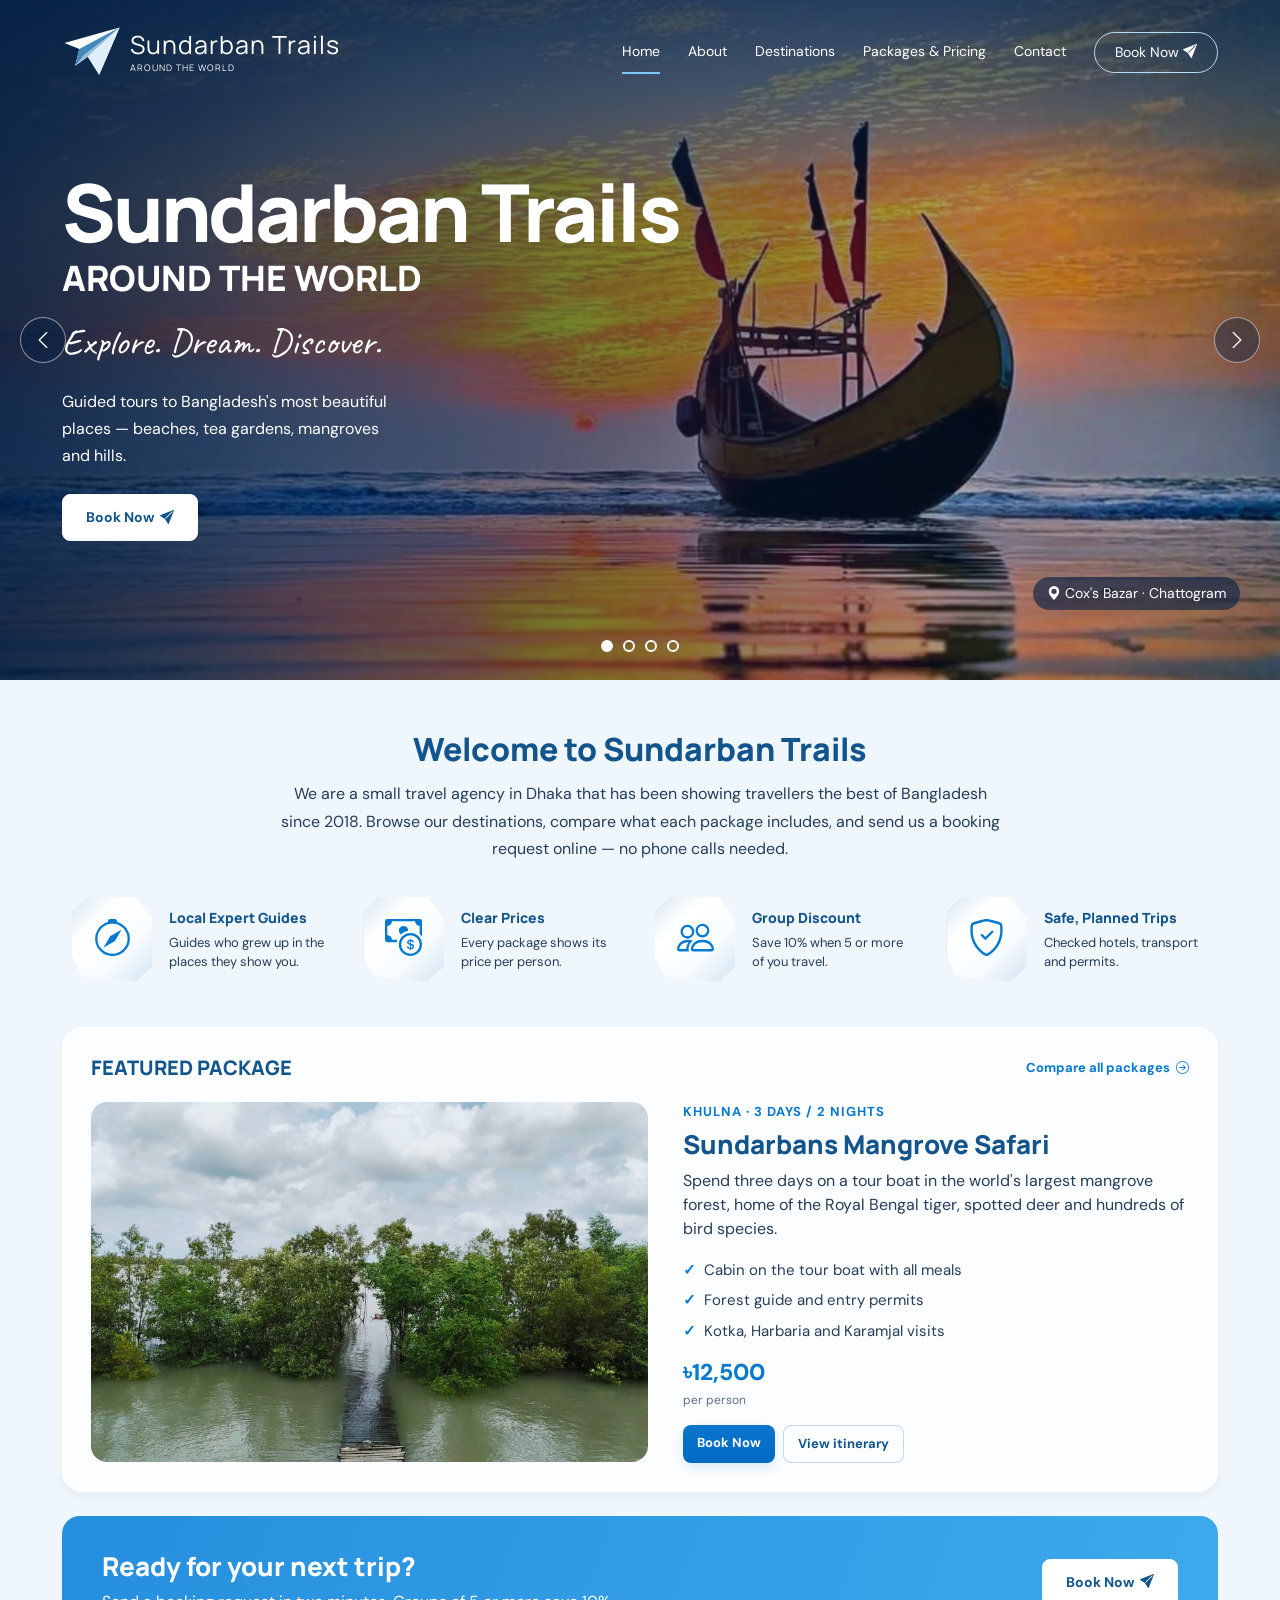
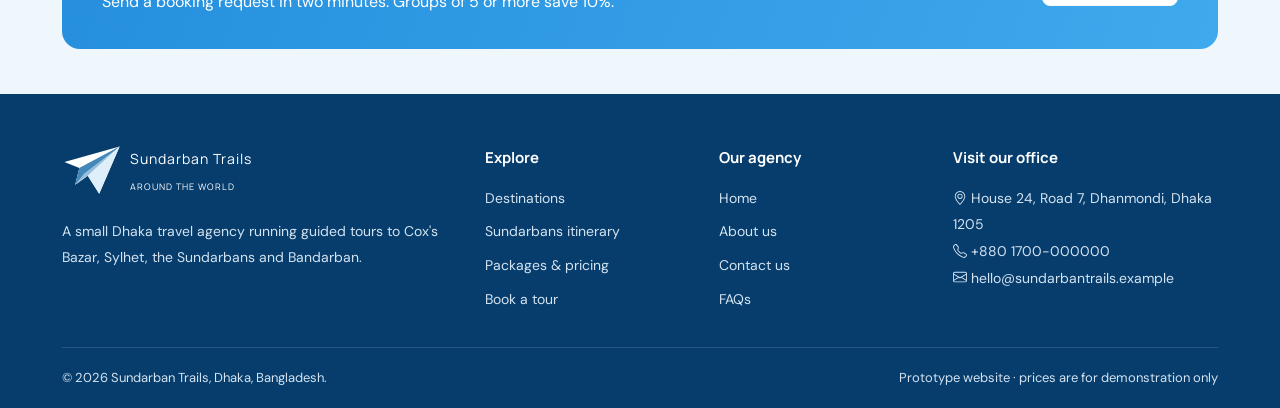
<file: index.html>
<!doctype html>
<html lang="en">
<head>
  <meta charset="utf-8">
  <meta name="viewport" content="width=device-width, initial-scale=1">
  <meta name="description" content="Book guided tours to Cox's Bazar, Sylhet, the Sundarbans and Bandarban with Sundarban Trails, a Dhaka travel agency.">
  <title>Sundarban Trails | Tours Across Bangladesh</title>
  <link rel="icon" href="images/plane.svg" type="image/svg+xml">
  <!-- Site stylesheet -->
  <link href="style.css" rel="stylesheet">
</head>
<body>
  <a class="skip-link" href="#main">Skip to main content</a>

  <!-- ========== Header and main navigation ========== -->
  <header class="site-header">
    <div class="container">
      <nav class="navbar" aria-label="Main navigation">
        <a class="brand" href="index.html"><img src="images/plane.svg" alt="" width="60" height="54"><span>Sundarban Trails<small>AROUND THE WORLD</small></span></a>
        <button class="menu-toggle" type="button" aria-controls="navlinks" aria-expanded="false" aria-label="Open menu"><i class="icon icon-list" aria-hidden="true"></i></button>
        <ul class="navlinks" id="navlinks">
          <li><a class="active" href="index.html" aria-current="page">Home</a></li>
          <li><a href="about.html">About</a></li>
          <li><a href="destinations.html">Destinations</a></li>
          <li><a href="packages.html">Packages &amp; Pricing</a></li>
          <li><a href="contact.html">Contact</a></li>
          <li><a class="nav-cta" href="booking.html">Book Now <i class="icon icon-send-fill" aria-hidden="true"></i></a></li>
        </ul>
      </nav>
    </div>
  </header>

  <main id="main">
    <!-- ========== Hero: full-width destination slider (app.js §2) ========== -->
    <section class="hero hero-slider" aria-roledescription="carousel" aria-label="Featured destinations">
      <figure class="slide active">
        <img src="images/coxs-bazar.webp" alt="Traditional wooden fishing boat on Cox's Bazar beach at sunset" width="1600" height="1600">
        <figcaption><i class="icon icon-geo-alt-fill" aria-hidden="true"></i> Cox's Bazar &middot; Chattogram</figcaption>
      </figure>
      <figure class="slide">
        <img src="images/sylhet.jpg" alt="Footpath winding through a green tea garden in Sylhet" width="720" height="540">
        <figcaption><i class="icon icon-geo-alt-fill" aria-hidden="true"></i> Sylhet tea gardens &middot; Sylhet</figcaption>
      </figure>
      <figure class="slide">
        <img src="images/sundarbans.webp" alt="Wooden walkway leading into the Sundarbans mangrove forest" width="1600" height="1200">
        <figcaption><i class="icon icon-geo-alt-fill" aria-hidden="true"></i> The Sundarbans &middot; Khulna</figcaption>
      </figure>
      <figure class="slide">
        <img src="images/bandarban.webp" alt="Wooden viewpoint overlooking green hills in Bandarban" width="986" height="1600">
        <figcaption><i class="icon icon-geo-alt-fill" aria-hidden="true"></i> Bandarban hills &middot; Chattogram</figcaption>
      </figure>

      <div class="container hero-copy">
        <h1>Sundarban Trails<span>AROUND THE WORLD</span></h1>
        <p class="script">Explore. Dream. Discover.</p>
        <p>Guided tours to Bangladesh's most beautiful places &mdash; beaches, tea gardens, mangroves and hills.</p>
        <a class="btn btn-light" href="booking.html">Book Now &nbsp;<i class="icon icon-send-fill" aria-hidden="true"></i></a>
      </div>

      <button class="slider-btn prev" type="button" aria-label="Previous slide"><i class="icon icon-chevron-left" aria-hidden="true"></i></button>
      <button class="slider-btn next" type="button" aria-label="Next slide"><i class="icon icon-chevron-right" aria-hidden="true"></i></button>
      <div class="slider-dots">
        <button type="button" class="active" aria-current="true" aria-label="Slide 1: Cox's Bazar"></button>
        <button type="button" aria-current="false" aria-label="Slide 2: Sylhet"></button>
        <button type="button" aria-current="false" aria-label="Slide 3: The Sundarbans"></button>
        <button type="button" aria-current="false" aria-label="Slide 4: Bandarban"></button>
      </div>
    </section>

    <div class="container">
      <!-- ========== Welcome message ========== -->
      <section class="welcome" aria-labelledby="welcomeTitle">
        <h2 id="welcomeTitle">Welcome to Sundarban Trails</h2>
        <p>We are a small travel agency in Dhaka that has been showing travellers the best of Bangladesh since 2018. Browse our destinations, compare what each package includes, and send us a booking request online &mdash; no phone calls needed.</p>
        <div class="benefits">
          <div class="benefit">
            <div class="ice-icon"><i class="icon icon-compass" aria-hidden="true"></i></div>
            <div><h3>Local Expert Guides</h3><p>Guides who grew up in the places they show you.</p></div>
          </div>
          <div class="benefit">
            <div class="ice-icon"><i class="icon icon-cash-coin" aria-hidden="true"></i></div>
            <div><h3>Clear Prices</h3><p>Every package shows its price per person.</p></div>
          </div>
          <div class="benefit">
            <div class="ice-icon"><i class="icon icon-people" aria-hidden="true"></i></div>
            <div><h3>Group Discount</h3><p>Save 10% when 5 or more of you travel.</p></div>
          </div>
          <div class="benefit">
            <div class="ice-icon"><i class="icon icon-shield-check" aria-hidden="true"></i></div>
            <div><h3>Safe, Planned Trips</h3><p>Checked hotels, transport and permits.</p></div>
          </div>
        </div>
      </section>

      <!-- ========== Featured package ========== -->
      <section class="panel" aria-labelledby="featuredTitle">
        <div class="section-heading">
          <h2 id="featuredTitle">Featured Package</h2>
          <a href="packages.html">Compare all packages &nbsp;<i class="icon icon-arrow-right-circle" aria-hidden="true"></i></a>
        </div>
        <article class="featured">
          <img src="images/sundarbans.webp" alt="Wooden walkway leading into the Sundarbans mangrove forest" width="1600" height="1200" loading="lazy">
          <div>
            <p class="eyebrow">KHULNA &middot; 3 DAYS / 2 NIGHTS</p>
            <h3>Sundarbans Mangrove Safari</h3>
            <p>Spend three days on a tour boat in the world's largest mangrove forest, home of the Royal Bengal tiger, spotted deer and hundreds of bird species.</p>
            <ul class="check-list">
              <li>Cabin on the tour boat with all meals</li>
              <li>Forest guide and entry permits</li>
              <li>Kotka, Harbaria and Karamjal visits</li>
            </ul>
            <p><span class="price">&#2547;12,500</span><span class="per-person">per person</span></p>
            <div class="trip-actions">
              <a class="btn btn-primary" href="booking.html">Book Now</a>
              <a class="btn btn-outline-primary" href="destination-sundarbans.html">View itinerary</a>
            </div>
          </div>
        </article>
      </section>

      <!-- ========== "Book Now" call to action ========== -->
      <section class="cta-band" aria-labelledby="ctaTitle">
        <div>
          <h2 id="ctaTitle">Ready for your next trip?</h2>
          <p>Send a booking request in two minutes. Groups of 5 or more save 10%.</p>
        </div>
        <a class="btn btn-light" href="booking.html">Book Now &nbsp;<i class="icon icon-send-fill" aria-hidden="true"></i></a>
      </section>
    </div>
  </main>

  <!-- ========== Footer ========== -->
  <footer class="site-footer">
    <div class="container">
      <div class="footer-grid">
        <div>
          <a class="brand" href="index.html"><img src="images/plane.svg" alt="" width="60" height="54"><span>Sundarban Trails<small>AROUND THE WORLD</small></span></a>
          <p>A small Dhaka travel agency running guided tours to Cox's Bazar, Sylhet, the Sundarbans and Bandarban.</p>
        </div>
        <nav aria-label="Explore">
          <h2>Explore</h2>
          <ul class="footer-links">
            <li><a href="destinations.html">Destinations</a></li>
            <li><a href="destination-sundarbans.html">Sundarbans itinerary</a></li>
            <li><a href="packages.html">Packages &amp; pricing</a></li>
            <li><a href="booking.html">Book a tour</a></li>
          </ul>
        </nav>
        <nav aria-label="Our agency">
          <h2>Our agency</h2>
          <ul class="footer-links">
            <li><a href="index.html">Home</a></li>
            <li><a href="about.html">About us</a></li>
            <li><a href="contact.html">Contact us</a></li>
            <li><a href="contact.html#faq">FAQs</a></li>
          </ul>
        </nav>
        <div>
          <h2>Visit our office</h2>
          <address>
            <p><i class="icon icon-geo-alt" aria-hidden="true"></i> House 24, Road 7, Dhanmondi, Dhaka 1205<br>
            <i class="icon icon-telephone" aria-hidden="true"></i> <a href="tel:+8801700000000">+880 1700-000000</a><br>
            <i class="icon icon-envelope" aria-hidden="true"></i> <a href="mailto:hello@sundarbantrails.example">hello@sundarbantrails.example</a></p>
          </address>
        </div>
      </div>
      <div class="footer-bottom">
        <span>&copy; 2026 Sundarban Trails, Dhaka, Bangladesh.</span>
        <span>Prototype website &middot; prices are for demonstration only</span>
      </div>
    </div>
  </footer>

  <!-- Scroll-to-top button (shown by app.js after scrolling down) -->
  <button class="scroll-top" id="scrollTop" type="button" aria-label="Back to top"><i class="icon icon-arrow-up" aria-hidden="true"></i></button>

  <script src="app.js"></script>
</body>
</html>
</file>
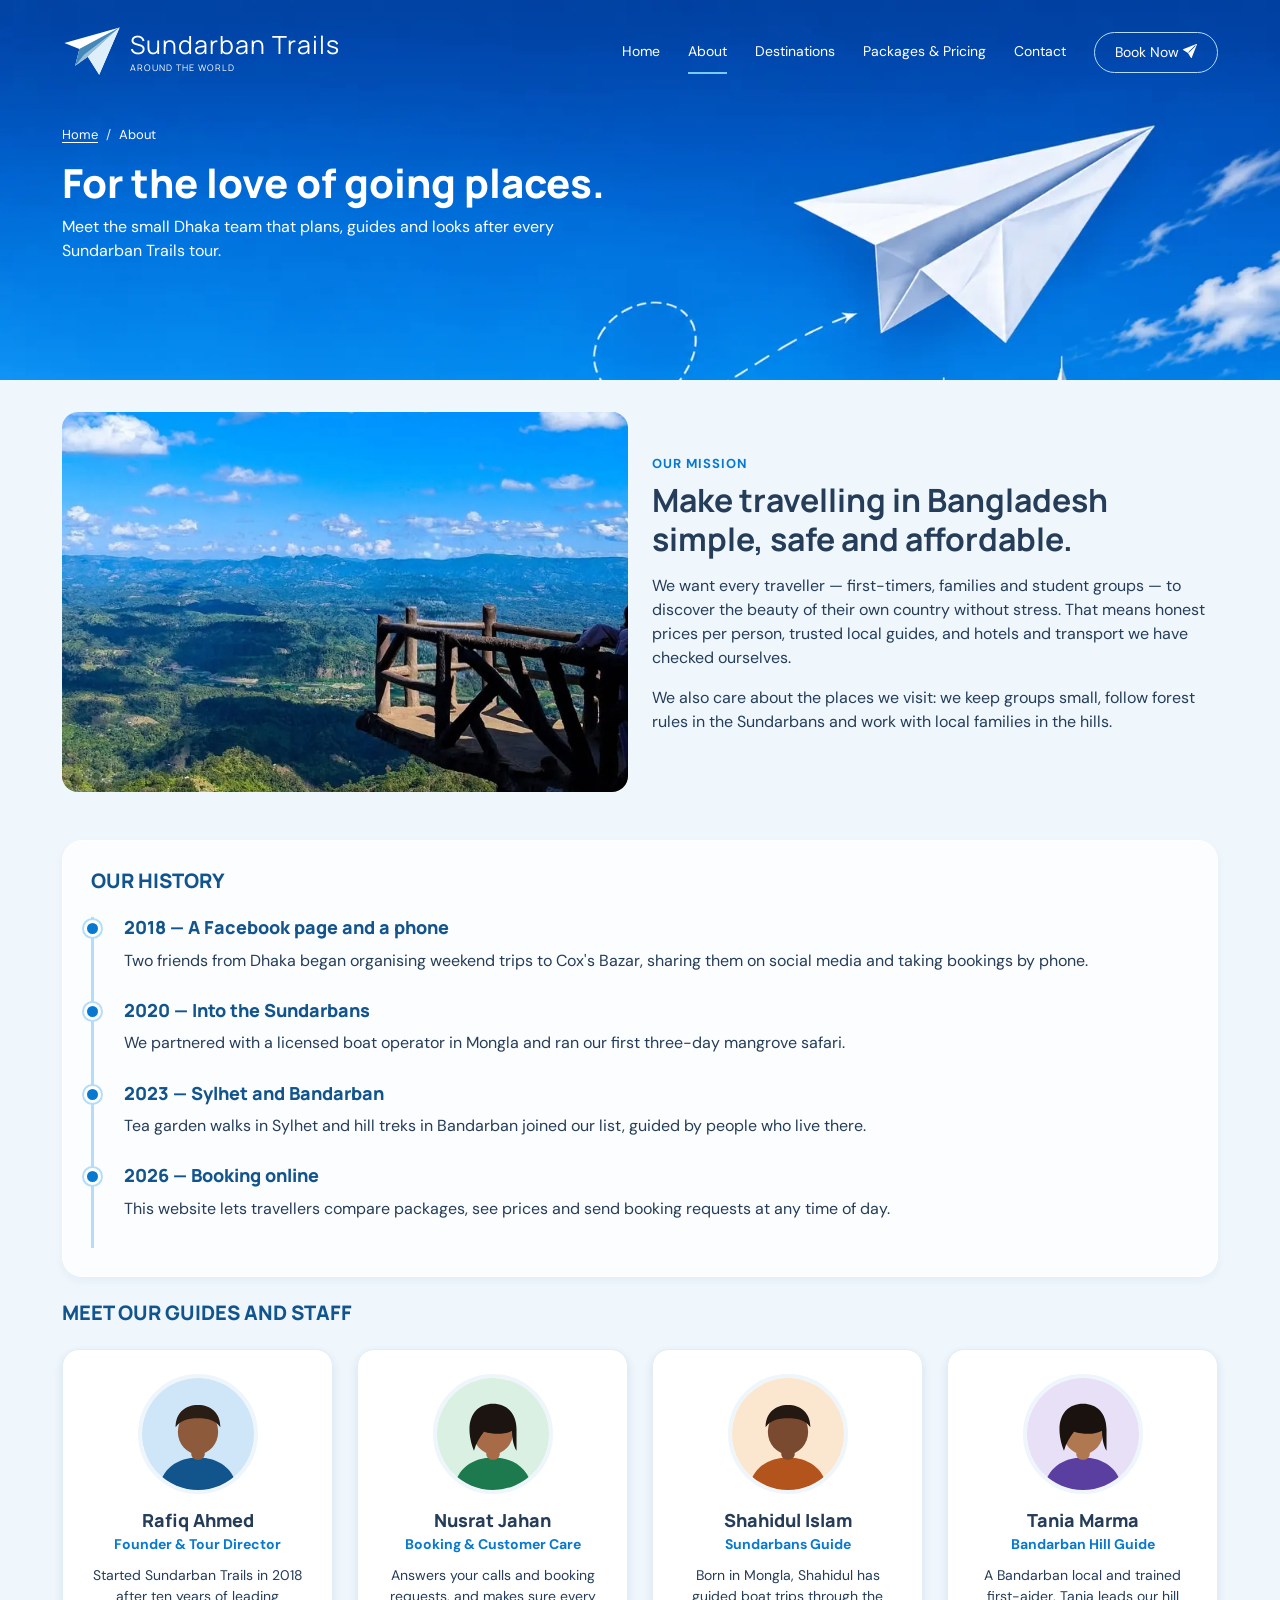
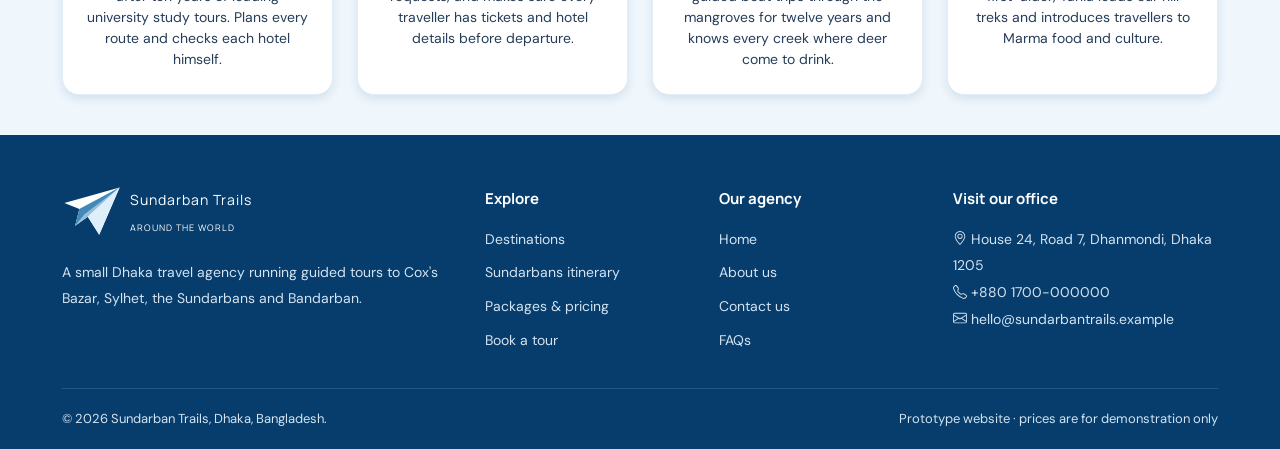
<file: about.html>
<!doctype html>
<html lang="en">
<head>
  <meta charset="utf-8">
  <meta name="viewport" content="width=device-width, initial-scale=1">
  <meta name="description" content="Our mission, our history and the guides and staff behind Sundarban Trails tours.">
  <title>About Us | Sundarban Trails</title>
  <link rel="icon" href="images/plane.svg" type="image/svg+xml">
  <!-- Site stylesheet -->
  <link href="style.css" rel="stylesheet">
</head>
<body>
  <a class="skip-link" href="#main">Skip to main content</a>

  <!-- ========== Header and main navigation ========== -->
  <header class="site-header">
    <div class="container">
      <nav class="navbar" aria-label="Main navigation">
        <a class="brand" href="index.html"><img src="images/plane.svg" alt="" width="60" height="54"><span>Sundarban Trails<small>AROUND THE WORLD</small></span></a>
        <button class="menu-toggle" type="button" aria-controls="navlinks" aria-expanded="false" aria-label="Open menu"><i class="icon icon-list" aria-hidden="true"></i></button>
        <ul class="navlinks" id="navlinks">
          <li><a href="index.html">Home</a></li>
          <li><a class="active" href="about.html" aria-current="page">About</a></li>
          <li><a href="destinations.html">Destinations</a></li>
          <li><a href="packages.html">Packages &amp; Pricing</a></li>
          <li><a href="contact.html">Contact</a></li>
          <li><a class="nav-cta" href="booking.html">Book Now <i class="icon icon-send-fill" aria-hidden="true"></i></a></li>
        </ul>
      </nav>
    </div>
  </header>

  <main id="main">
    <!-- ========== Page banner with breadcrumb ========== -->
    <section class="subhero">
      <div class="container">
        <nav aria-label="breadcrumb">
          <ol class="breadcrumb">
            <li class="breadcrumb-item"><a href="index.html">Home</a></li>
            <li class="breadcrumb-item active" aria-current="page">About</li>
          </ol>
        </nav>
        <h1>For the love of going places.</h1>
        <p>Meet the small Dhaka team that plans, guides and looks after every Sundarban Trails tour.</p>
      </div>
    </section>

    <div class="container page-content">
      <!-- ========== Mission ========== -->
      <section class="row align-items-center g-4 mb-5" aria-labelledby="missionTitle">
        <div class="col-md-6">
          <img src="images/bandarban.webp" alt="Wooden viewpoint overlooking green hills in Bandarban" class="about-image" width="986" height="1600" loading="lazy">
        </div>
        <div class="col-md-6">
          <p class="eyebrow">OUR MISSION</p>
          <h2 class="fw-bold mb-3" id="missionTitle">Make travelling in Bangladesh simple, safe and affordable.</h2>
          <p>We want every traveller &mdash; first-timers, families and student groups &mdash; to discover the beauty of their own country without stress. That means honest prices per person, trusted local guides, and hotels and transport we have checked ourselves.</p>
          <p>We also care about the places we visit: we keep groups small, follow forest rules in the Sundarbans and work with local families in the hills.</p>
        </div>
      </section>

      <!-- ========== History ========== -->
      <section class="panel" aria-labelledby="historyTitle">
        <h2 class="section-title mb-4" id="historyTitle">Our history</h2>
        <ol class="itinerary">
          <li>
            <h3>2018 &mdash; A Facebook page and a phone</h3>
            <p>Two friends from Dhaka began organising weekend trips to Cox's Bazar, sharing them on social media and taking bookings by phone.</p>
          </li>
          <li>
            <h3>2020 &mdash; Into the Sundarbans</h3>
            <p>We partnered with a licensed boat operator in Mongla and ran our first three-day mangrove safari.</p>
          </li>
          <li>
            <h3>2023 &mdash; Sylhet and Bandarban</h3>
            <p>Tea garden walks in Sylhet and hill treks in Bandarban joined our list, guided by people who live there.</p>
          </li>
          <li>
            <h3>2026 &mdash; Booking online</h3>
            <p>This website lets travellers compare packages, see prices and send booking requests at any time of day.</p>
          </li>
        </ol>
      </section>

      <!-- ========== Guides and staff ========== -->
      <section aria-labelledby="teamTitle">
        <h2 class="section-title mb-4" id="teamTitle">Meet our guides and staff</h2>
        <div class="row g-4">
          <div class="col-sm-6 col-lg-3">
            <article class="staff-card">
              <img src="images/staff-1.svg" alt="Portrait of Rafiq Ahmed" width="120" height="120">
              <h3>Rafiq Ahmed</h3>
              <p class="role">Founder &amp; Tour Director</p>
              <p>Started Sundarban Trails in 2018 after ten years of leading university study tours. Plans every route and checks each hotel himself.</p>
            </article>
          </div>
          <div class="col-sm-6 col-lg-3">
            <article class="staff-card">
              <img src="images/staff-2.svg" alt="Portrait of Nusrat Jahan" width="120" height="120">
              <h3>Nusrat Jahan</h3>
              <p class="role">Booking &amp; Customer Care</p>
              <p>Answers your calls and booking requests, and makes sure every traveller has tickets and hotel details before departure.</p>
            </article>
          </div>
          <div class="col-sm-6 col-lg-3">
            <article class="staff-card">
              <img src="images/staff-3.svg" alt="Portrait of Shahidul Islam" width="120" height="120">
              <h3>Shahidul Islam</h3>
              <p class="role">Sundarbans Guide</p>
              <p>Born in Mongla, Shahidul has guided boat trips through the mangroves for twelve years and knows every creek where deer come to drink.</p>
            </article>
          </div>
          <div class="col-sm-6 col-lg-3">
            <article class="staff-card">
              <img src="images/staff-4.svg" alt="Portrait of Tania Marma" width="120" height="120">
              <h3>Tania Marma</h3>
              <p class="role">Bandarban Hill Guide</p>
              <p>A Bandarban local and trained first-aider, Tania leads our hill treks and introduces travellers to Marma food and culture.</p>
            </article>
          </div>
        </div>
      </section>
    </div>
  </main>

  <!-- ========== Footer ========== -->
  <footer class="site-footer">
    <div class="container">
      <div class="footer-grid">
        <div>
          <a class="brand" href="index.html"><img src="images/plane.svg" alt="" width="60" height="54"><span>Sundarban Trails<small>AROUND THE WORLD</small></span></a>
          <p>A small Dhaka travel agency running guided tours to Cox's Bazar, Sylhet, the Sundarbans and Bandarban.</p>
        </div>
        <nav aria-label="Explore">
          <h2>Explore</h2>
          <ul class="footer-links">
            <li><a href="destinations.html">Destinations</a></li>
            <li><a href="destination-sundarbans.html">Sundarbans itinerary</a></li>
            <li><a href="packages.html">Packages &amp; pricing</a></li>
            <li><a href="booking.html">Book a tour</a></li>
          </ul>
        </nav>
        <nav aria-label="Our agency">
          <h2>Our agency</h2>
          <ul class="footer-links">
            <li><a href="index.html">Home</a></li>
            <li><a href="about.html">About us</a></li>
            <li><a href="contact.html">Contact us</a></li>
            <li><a href="contact.html#faq">FAQs</a></li>
          </ul>
        </nav>
        <div>
          <h2>Visit our office</h2>
          <address>
            <p><i class="icon icon-geo-alt" aria-hidden="true"></i> House 24, Road 7, Dhanmondi, Dhaka 1205<br>
            <i class="icon icon-telephone" aria-hidden="true"></i> <a href="tel:+8801700000000">+880 1700-000000</a><br>
            <i class="icon icon-envelope" aria-hidden="true"></i> <a href="mailto:hello@sundarbantrails.example">hello@sundarbantrails.example</a></p>
          </address>
        </div>
      </div>
      <div class="footer-bottom">
        <span>&copy; 2026 Sundarban Trails, Dhaka, Bangladesh.</span>
        <span>Prototype website &middot; prices are for demonstration only</span>
      </div>
    </div>
  </footer>

  <!-- Scroll-to-top button (shown by app.js after scrolling down) -->
  <button class="scroll-top" id="scrollTop" type="button" aria-label="Back to top"><i class="icon icon-arrow-up" aria-hidden="true"></i></button>

  <script src="app.js"></script>
</body>
</html>
</file>
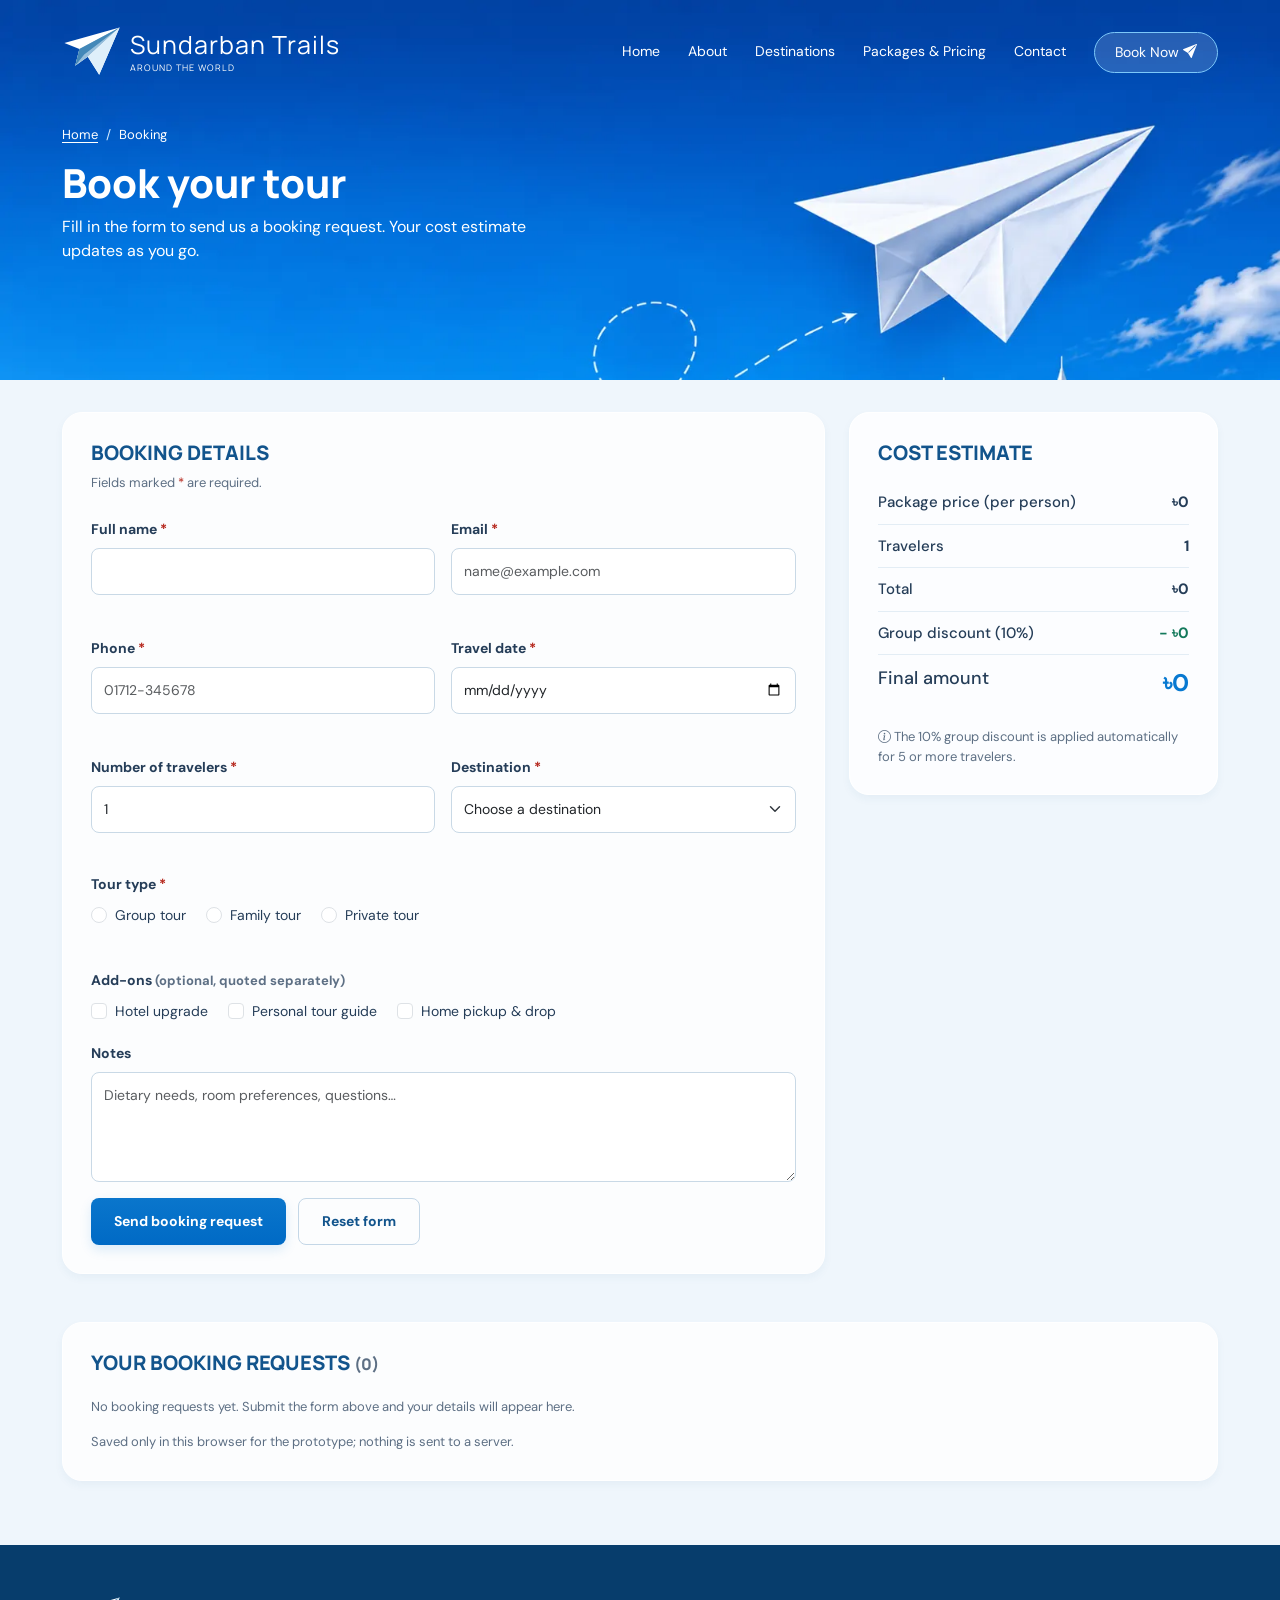
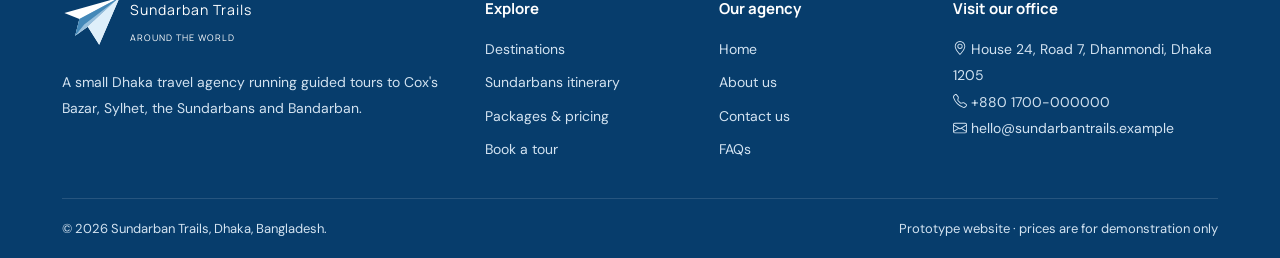
<file: booking.html>
<!doctype html>
<html lang="en">
<head>
  <meta charset="utf-8">
  <meta name="viewport" content="width=device-width, initial-scale=1">
  <meta name="description" content="Send a booking request and see a live cost estimate with group discounts.">
  <title>Book a Tour | Sundarban Trails</title>
  <link rel="icon" href="images/plane.svg" type="image/svg+xml">
  <!-- Site stylesheet -->
  <link href="style.css" rel="stylesheet">
</head>
<body>
  <a class="skip-link" href="#main">Skip to main content</a>

  <!-- ========== Header and main navigation ========== -->
  <header class="site-header">
    <div class="container">
      <nav class="navbar" aria-label="Main navigation">
        <a class="brand" href="index.html"><img src="images/plane.svg" alt="" width="60" height="54"><span>Sundarban Trails<small>AROUND THE WORLD</small></span></a>
        <button class="menu-toggle" type="button" aria-controls="navlinks" aria-expanded="false" aria-label="Open menu"><i class="icon icon-list" aria-hidden="true"></i></button>
        <ul class="navlinks" id="navlinks">
          <li><a href="index.html">Home</a></li>
          <li><a href="about.html">About</a></li>
          <li><a href="destinations.html">Destinations</a></li>
          <li><a href="packages.html">Packages &amp; Pricing</a></li>
          <li><a href="contact.html">Contact</a></li>
          <li><a class="nav-cta active" href="booking.html" aria-current="page">Book Now <i class="icon icon-send-fill" aria-hidden="true"></i></a></li>
        </ul>
      </nav>
    </div>
  </header>

  <main id="main">
    <!-- ========== Page banner with breadcrumb ========== -->
    <section class="subhero">
      <div class="container">
        <nav aria-label="breadcrumb">
          <ol class="breadcrumb">
            <li class="breadcrumb-item"><a href="index.html">Home</a></li>
            <li class="breadcrumb-item active" aria-current="page">Booking</li>
          </ol>
        </nav>
        <h1>Book your tour</h1>
        <p>Fill in the form to send us a booking request. Your cost estimate updates as you go.</p>
      </div>
    </section>

    <div class="container page-content">
      <div class="row g-4">
        <!-- ========== Booking form (validated by app.js §6) ========== -->
        <div class="col-lg-8">
          <form class="panel" id="bookingForm" novalidate aria-labelledby="bookingTitle">
            <h2 class="section-title mb-2" id="bookingTitle">Booking details</h2>
            <p class="note mb-4">Fields marked <span class="required">*</span> are required.</p>

            <div class="row g-3">
              <div class="col-md-6">
                <label class="form-label" for="fullName">Full name <span class="required" aria-hidden="true">*</span></label>
                <input class="form-control" type="text" id="fullName" name="fullName" autocomplete="name" required aria-describedby="fullNameError">
                <p class="error-message" id="fullNameError" aria-live="polite"></p>
              </div>
              <div class="col-md-6">
                <label class="form-label" for="email">Email <span class="required" aria-hidden="true">*</span></label>
                <input class="form-control" type="email" id="email" name="email" autocomplete="email" placeholder="name@example.com" required aria-describedby="emailError">
                <p class="error-message" id="emailError" aria-live="polite"></p>
              </div>
              <div class="col-md-6">
                <label class="form-label" for="phone">Phone <span class="required" aria-hidden="true">*</span></label>
                <input class="form-control" type="tel" id="phone" name="phone" autocomplete="tel" placeholder="01712-345678" required aria-describedby="phoneError">
                <p class="error-message" id="phoneError" aria-live="polite"></p>
              </div>
              <div class="col-md-6">
                <label class="form-label" for="travelDate">Travel date <span class="required" aria-hidden="true">*</span></label>
                <input class="form-control" type="date" id="travelDate" name="travelDate" required aria-describedby="travelDateError">
                <p class="error-message" id="travelDateError" aria-live="polite"></p>
              </div>
              <div class="col-md-6">
                <label class="form-label" for="travelers">Number of travelers <span class="required" aria-hidden="true">*</span></label>
                <input class="form-control" type="number" id="travelers" name="travelers" min="1" max="20" step="1" value="1" required aria-describedby="travelersError">
                <p class="error-message" id="travelersError" aria-live="polite"></p>
              </div>
              <div class="col-md-6">
                <label class="form-label" for="destination">Destination <span class="required" aria-hidden="true">*</span></label>
                <!-- data-price = package price per person, read by the cost estimator -->
                <select class="form-select" id="destination" name="destination" required aria-describedby="destinationError">
                  <option value="" data-price="0">Choose a destination</option>
                  <option value="coxs-bazar" data-price="8500">Cox's Bazar Beach Escape (&#2547;8,500)</option>
                  <option value="sylhet" data-price="9500">Sylhet Tea Garden Trail (&#2547;9,500)</option>
                  <option value="sundarbans" data-price="12500">Sundarbans Mangrove Safari (&#2547;12,500)</option>
                  <option value="bandarban" data-price="10500">Bandarban Hill Trek (&#2547;10,500)</option>
                </select>
                <p class="error-message" id="destinationError" aria-live="polite"></p>
              </div>

              <div class="col-12">
                <fieldset id="tourType" aria-describedby="tourTypeError">
                  <legend>Tour type <span class="required" aria-hidden="true">*</span></legend>
                  <div class="form-check form-check-inline">
                    <input class="form-check-input" type="radio" name="tourType" id="tourGroup" value="group" required>
                    <label class="form-check-label" for="tourGroup">Group tour</label>
                  </div>
                  <div class="form-check form-check-inline">
                    <input class="form-check-input" type="radio" name="tourType" id="tourFamily" value="family">
                    <label class="form-check-label" for="tourFamily">Family tour</label>
                  </div>
                  <div class="form-check form-check-inline">
                    <input class="form-check-input" type="radio" name="tourType" id="tourPrivate" value="private">
                    <label class="form-check-label" for="tourPrivate">Private tour</label>
                  </div>
                  <p class="error-message" id="tourTypeError" aria-live="polite"></p>
                </fieldset>
              </div>

              <div class="col-12">
                <fieldset>
                  <legend>Add-ons <span class="note">(optional, quoted separately)</span></legend>
                  <div class="form-check form-check-inline">
                    <input class="form-check-input" type="checkbox" name="addons" id="addonHotel" value="hotel">
                    <label class="form-check-label" for="addonHotel">Hotel upgrade</label>
                  </div>
                  <div class="form-check form-check-inline">
                    <input class="form-check-input" type="checkbox" name="addons" id="addonGuide" value="guide">
                    <label class="form-check-label" for="addonGuide">Personal tour guide</label>
                  </div>
                  <div class="form-check form-check-inline">
                    <input class="form-check-input" type="checkbox" name="addons" id="addonPickup" value="pickup">
                    <label class="form-check-label" for="addonPickup">Home pickup &amp; drop</label>
                  </div>
                </fieldset>
              </div>

              <div class="col-12">
                <label class="form-label" for="notes">Notes</label>
                <textarea class="form-control" id="notes" name="notes" rows="4" maxlength="500" placeholder="Dietary needs, room preferences, questions&hellip;"></textarea>
              </div>

              <div class="col-12 form-actions">
                <button class="btn btn-primary" type="submit">Send booking request</button>
                <button class="btn btn-outline-primary" type="reset">Reset form</button>
              </div>
            </div>

            <div class="alert alert-success mt-4 mb-0" id="bookingSuccess" role="status" hidden></div>
          </form>
        </div>

        <!-- ========== Live cost estimate (app.js §6) ========== -->
        <div class="col-lg-4">
          <aside class="panel estimate" aria-labelledby="estimateTitle">
            <h2 class="section-title mb-3" id="estimateTitle">Cost estimate</h2>
            <dl>
              <div><dt>Package price (per person)</dt><dd id="estPrice">&#2547;0</dd></div>
              <div><dt>Travelers</dt><dd id="estTravelers">1</dd></div>
              <div><dt>Total</dt><dd id="estTotal">&#2547;0</dd></div>
              <div class="discount"><dt>Group discount (10%)</dt><dd id="estDiscount">&minus; &#2547;0</dd></div>
              <div class="final"><dt>Final amount</dt><dd id="estFinal" aria-live="polite">&#2547;0</dd></div>
            </dl>
            <p class="note mt-3 mb-0"><i class="icon icon-info-circle" aria-hidden="true"></i> The 10% group discount is applied automatically for 5 or more travelers.</p>
          </aside>
        </div>
      </div>

      <!-- ========== Submitted booking requests (filled in by app.js §6) ========== -->
      <section class="panel mt-4" id="bookingRequests" aria-labelledby="requestsTitle">
        <div class="section-heading">
          <h2 id="requestsTitle">Your booking requests <span class="count" id="bookingCount">(0)</span></h2>
          <button class="btn btn-outline-primary" type="button" id="clearBookings" hidden>Clear list</button>
        </div>
        <p class="note" id="noBookings">No booking requests yet. Submit the form above and your details will appear here.</p>
        <ul class="row g-3 booking-list" id="bookingList"></ul>
        <p class="note mb-0">Saved only in this browser for the prototype; nothing is sent to a server.</p>
      </section>
    </div>
  </main>

  <!-- ========== Footer ========== -->
  <footer class="site-footer">
    <div class="container">
      <div class="footer-grid">
        <div>
          <a class="brand" href="index.html"><img src="images/plane.svg" alt="" width="60" height="54"><span>Sundarban Trails<small>AROUND THE WORLD</small></span></a>
          <p>A small Dhaka travel agency running guided tours to Cox's Bazar, Sylhet, the Sundarbans and Bandarban.</p>
        </div>
        <nav aria-label="Explore">
          <h2>Explore</h2>
          <ul class="footer-links">
            <li><a href="destinations.html">Destinations</a></li>
            <li><a href="destination-sundarbans.html">Sundarbans itinerary</a></li>
            <li><a href="packages.html">Packages &amp; pricing</a></li>
            <li><a href="booking.html">Book a tour</a></li>
          </ul>
        </nav>
        <nav aria-label="Our agency">
          <h2>Our agency</h2>
          <ul class="footer-links">
            <li><a href="index.html">Home</a></li>
            <li><a href="about.html">About us</a></li>
            <li><a href="contact.html">Contact us</a></li>
            <li><a href="contact.html#faq">FAQs</a></li>
          </ul>
        </nav>
        <div>
          <h2>Visit our office</h2>
          <address>
            <p><i class="icon icon-geo-alt" aria-hidden="true"></i> House 24, Road 7, Dhanmondi, Dhaka 1205<br>
            <i class="icon icon-telephone" aria-hidden="true"></i> <a href="tel:+8801700000000">+880 1700-000000</a><br>
            <i class="icon icon-envelope" aria-hidden="true"></i> <a href="mailto:hello@sundarbantrails.example">hello@sundarbantrails.example</a></p>
          </address>
        </div>
      </div>
      <div class="footer-bottom">
        <span>&copy; 2026 Sundarban Trails, Dhaka, Bangladesh.</span>
        <span>Prototype website &middot; prices are for demonstration only</span>
      </div>
    </div>
  </footer>

  <!-- Scroll-to-top button (shown by app.js after scrolling down) -->
  <button class="scroll-top" id="scrollTop" type="button" aria-label="Back to top"><i class="icon icon-arrow-up" aria-hidden="true"></i></button>

  <script src="app.js"></script>
</body>
</html>
</file>
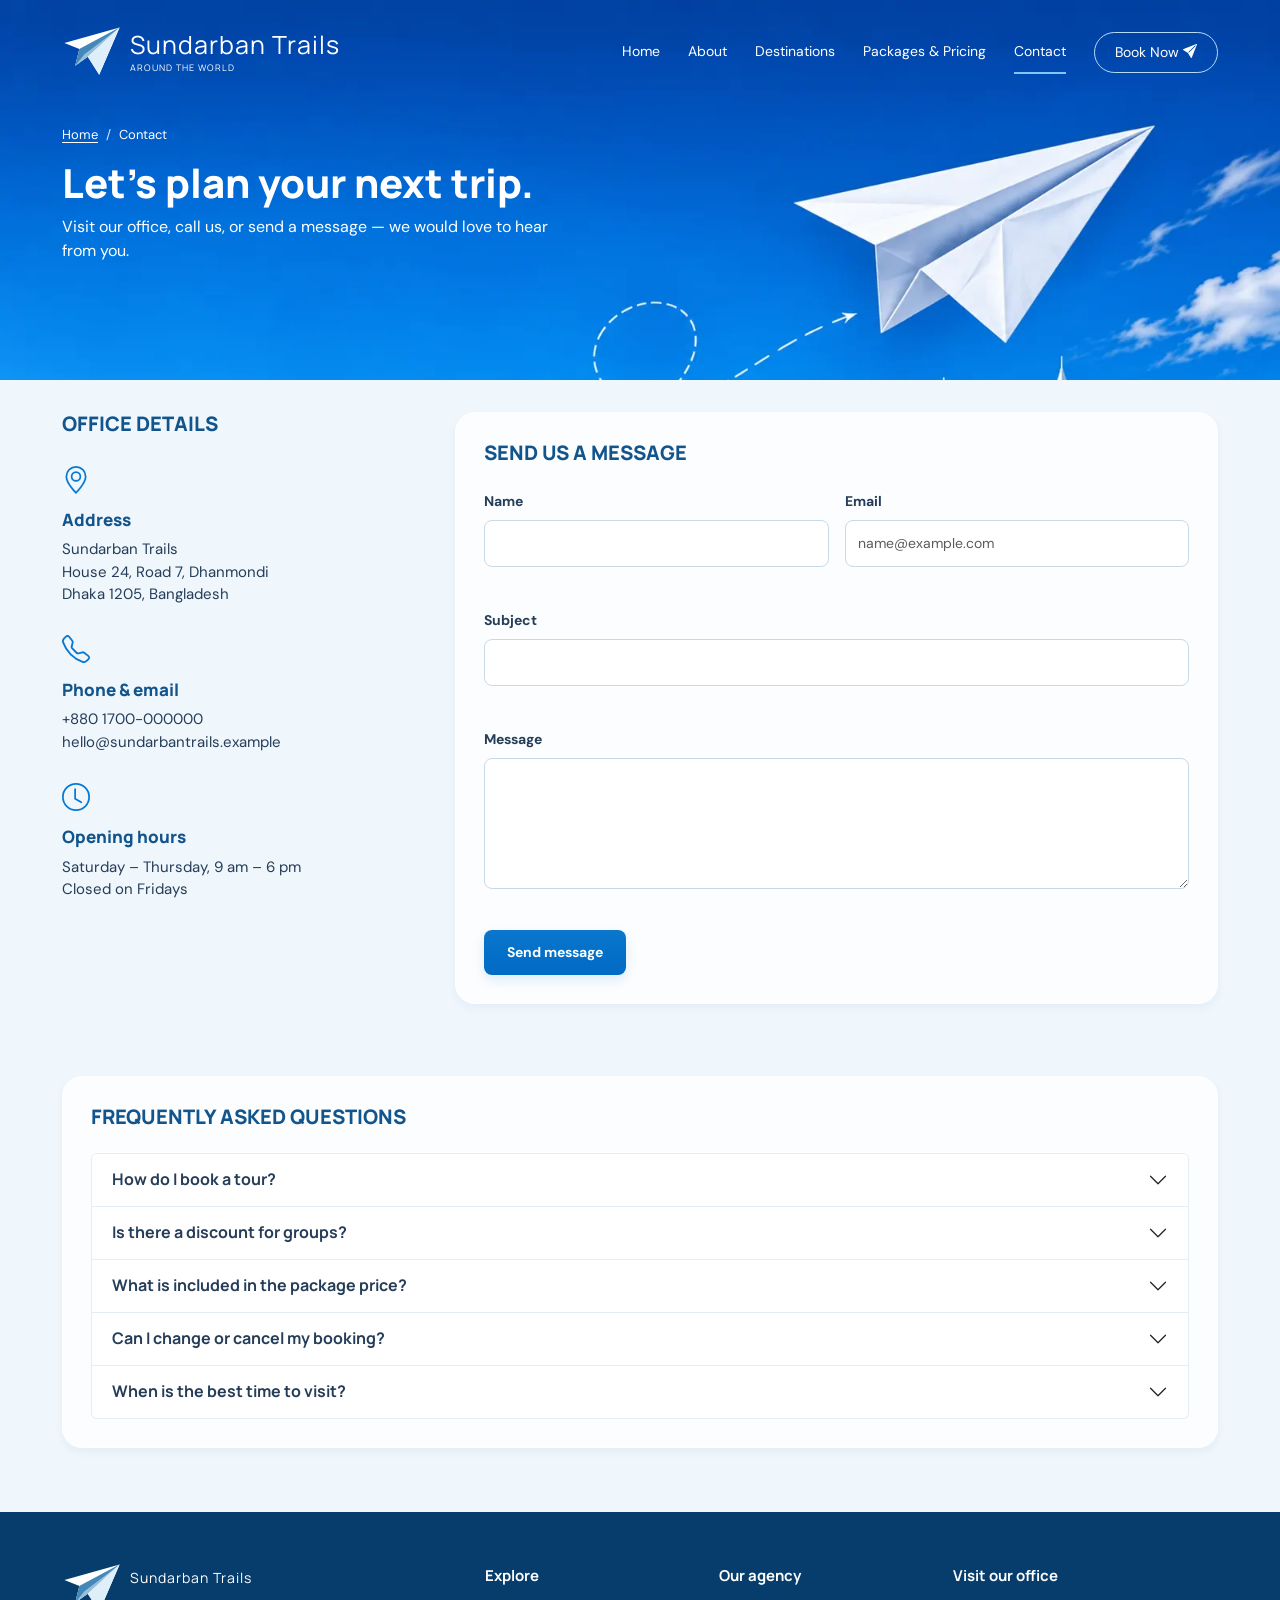
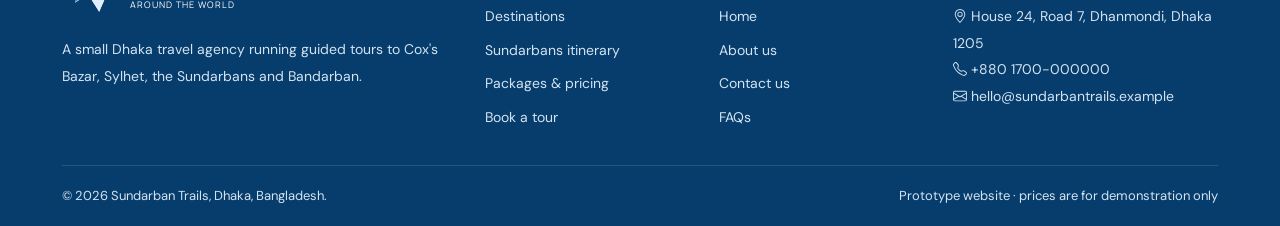
<file: contact.html>
<!doctype html>
<html lang="en">
<head>
  <meta charset="utf-8">
  <meta name="viewport" content="width=device-width, initial-scale=1">
  <meta name="description" content="Office details, frequently asked questions and a message form.">
  <title>Contact Us | Sundarban Trails</title>
  <link rel="icon" href="images/plane.svg" type="image/svg+xml">
  <!-- Site stylesheet -->
  <link href="style.css" rel="stylesheet">
</head>
<body>
  <a class="skip-link" href="#main">Skip to main content</a>

  <!-- ========== Header and main navigation ========== -->
  <header class="site-header">
    <div class="container">
      <nav class="navbar" aria-label="Main navigation">
        <a class="brand" href="index.html"><img src="images/plane.svg" alt="" width="60" height="54"><span>Sundarban Trails<small>AROUND THE WORLD</small></span></a>
        <button class="menu-toggle" type="button" aria-controls="navlinks" aria-expanded="false" aria-label="Open menu"><i class="icon icon-list" aria-hidden="true"></i></button>
        <ul class="navlinks" id="navlinks">
          <li><a href="index.html">Home</a></li>
          <li><a href="about.html">About</a></li>
          <li><a href="destinations.html">Destinations</a></li>
          <li><a href="packages.html">Packages &amp; Pricing</a></li>
          <li><a class="active" href="contact.html" aria-current="page">Contact</a></li>
          <li><a class="nav-cta" href="booking.html">Book Now <i class="icon icon-send-fill" aria-hidden="true"></i></a></li>
        </ul>
      </nav>
    </div>
  </header>

  <main id="main">
    <!-- ========== Page banner with breadcrumb ========== -->
    <section class="subhero">
      <div class="container">
        <nav aria-label="breadcrumb">
          <ol class="breadcrumb">
            <li class="breadcrumb-item"><a href="index.html">Home</a></li>
            <li class="breadcrumb-item active" aria-current="page">Contact</li>
          </ol>
        </nav>
        <h1>Let's plan your next trip.</h1>
        <p>Visit our office, call us, or send a message &mdash; we would love to hear from you.</p>
      </div>
    </section>

    <div class="container page-content">
      <div class="row g-4">
        <!-- ========== Office details ========== -->
        <section class="col-lg-4 contact-info" aria-labelledby="officeTitle">
          <h2 class="section-title mb-4" id="officeTitle">Office details</h2>
          <div class="mb-4">
            <i class="icon icon-geo-alt" aria-hidden="true"></i>
            <h3 class="mt-2">Address</h3>
            <address class="mb-0"><p>Sundarban Trails<br>House 24, Road 7, Dhanmondi<br>Dhaka 1205, Bangladesh</p></address>
          </div>
          <div class="mb-4">
            <i class="icon icon-telephone" aria-hidden="true"></i>
            <h3 class="mt-2">Phone &amp; email</h3>
            <p><a href="tel:+8801700000000">+880 1700-000000</a><br><a href="mailto:hello@sundarbantrails.example">hello@sundarbantrails.example</a></p>
          </div>
          <div>
            <i class="icon icon-clock" aria-hidden="true"></i>
            <h3 class="mt-2">Opening hours</h3>
            <p>Saturday &ndash; Thursday, 9 am &ndash; 6 pm<br>Closed on Fridays</p>
          </div>
        </section>

        <!-- ========== Message form (validated by app.js §7) ========== -->
        <div class="col-lg-8">
          <form class="panel" id="contactForm" novalidate aria-labelledby="messageTitle">
            <h2 class="section-title mb-4" id="messageTitle">Send us a message</h2>
            <div class="row g-3">
              <div class="col-md-6">
                <label class="form-label" for="contactName">Name</label>
                <input class="form-control" type="text" id="contactName" name="name" autocomplete="name" required aria-describedby="contactNameError">
                <p class="error-message" id="contactNameError" aria-live="polite"></p>
              </div>
              <div class="col-md-6">
                <label class="form-label" for="contactEmail">Email</label>
                <input class="form-control" type="email" id="contactEmail" name="email" autocomplete="email" placeholder="name@example.com" required aria-describedby="contactEmailError">
                <p class="error-message" id="contactEmailError" aria-live="polite"></p>
              </div>
              <div class="col-12">
                <label class="form-label" for="subject">Subject</label>
                <input class="form-control" type="text" id="subject" name="subject" required aria-describedby="subjectError">
                <p class="error-message" id="subjectError" aria-live="polite"></p>
              </div>
              <div class="col-12">
                <label class="form-label" for="message">Message</label>
                <textarea class="form-control" id="message" name="message" rows="5" required aria-describedby="messageError"></textarea>
                <p class="error-message" id="messageError" aria-live="polite"></p>
              </div>
              <div class="col-12">
                <button class="btn btn-primary" type="submit">Send message</button>
              </div>
            </div>
            <div class="alert alert-success mt-4 mb-0" id="contactSuccess" role="status" hidden></div>
          </form>
        </div>
      </div>

      <!-- ========== FAQ accordion (app.js §8) ========== -->
      <section class="panel mt-5" id="faq" aria-labelledby="faqTitle">
        <h2 class="section-title mb-4" id="faqTitle">Frequently asked questions</h2>
        <div class="accordion">
          <div class="accordion-item">
            <h3 class="accordion-header">
              <button class="accordion-button collapsed" type="button" id="faq1Button" aria-expanded="false" aria-controls="faq1">How do I book a tour?</button>
            </h3>
            <div class="accordion-collapse collapse" id="faq1" role="region" aria-labelledby="faq1Button">
              <div class="accordion-body">Fill in the form on our <a href="booking.html">Booking page</a>. Our team will call you within 24 hours to confirm availability, and you pay only after the booking is confirmed.</div>
            </div>
          </div>
          <div class="accordion-item">
            <h3 class="accordion-header">
              <button class="accordion-button collapsed" type="button" id="faq2Button" aria-expanded="false" aria-controls="faq2">Is there a discount for groups?</button>
            </h3>
            <div class="accordion-collapse collapse" id="faq2" role="region" aria-labelledby="faq2Button">
              <div class="accordion-body">Yes. Groups of 5 or more travelers get 10% off the total package price. The booking form shows the discount automatically.</div>
            </div>
          </div>
          <div class="accordion-item">
            <h3 class="accordion-header">
              <button class="accordion-button collapsed" type="button" id="faq3Button" aria-expanded="false" aria-controls="faq3">What is included in the package price?</button>
            </h3>
            <div class="accordion-collapse collapse" id="faq3" role="region" aria-labelledby="faq3Button">
              <div class="accordion-body">Every package includes return transport from Dhaka, accommodation, a tour guide and the meals listed for that tour. See the full comparison on the <a href="packages.html">Packages &amp; Pricing page</a>.</div>
            </div>
          </div>
          <div class="accordion-item">
            <h3 class="accordion-header">
              <button class="accordion-button collapsed" type="button" id="faq4Button" aria-expanded="false" aria-controls="faq4">Can I change or cancel my booking?</button>
            </h3>
            <div class="accordion-collapse collapse" id="faq4" role="region" aria-labelledby="faq4Button">
              <div class="accordion-body">You can change your travel date for free up to 7 days before departure. Cancellations made 7 or more days before departure receive a full refund.</div>
            </div>
          </div>
          <div class="accordion-item">
            <h3 class="accordion-header">
              <button class="accordion-button collapsed" type="button" id="faq5Button" aria-expanded="false" aria-controls="faq5">When is the best time to visit?</button>
            </h3>
            <div class="accordion-collapse collapse" id="faq5" role="region" aria-labelledby="faq5Button">
              <div class="accordion-body">November to February is cool and dry &mdash; ideal for Cox's Bazar, the Sundarbans and Bandarban. Sylhet's tea gardens and waterfalls are at their greenest in the monsoon, from June to September.</div>
            </div>
          </div>
        </div>
      </section>
    </div>
  </main>

  <!-- ========== Footer ========== -->
  <footer class="site-footer">
    <div class="container">
      <div class="footer-grid">
        <div>
          <a class="brand" href="index.html"><img src="images/plane.svg" alt="" width="60" height="54"><span>Sundarban Trails<small>AROUND THE WORLD</small></span></a>
          <p>A small Dhaka travel agency running guided tours to Cox's Bazar, Sylhet, the Sundarbans and Bandarban.</p>
        </div>
        <nav aria-label="Explore">
          <h2>Explore</h2>
          <ul class="footer-links">
            <li><a href="destinations.html">Destinations</a></li>
            <li><a href="destination-sundarbans.html">Sundarbans itinerary</a></li>
            <li><a href="packages.html">Packages &amp; pricing</a></li>
            <li><a href="booking.html">Book a tour</a></li>
          </ul>
        </nav>
        <nav aria-label="Our agency">
          <h2>Our agency</h2>
          <ul class="footer-links">
            <li><a href="index.html">Home</a></li>
            <li><a href="about.html">About us</a></li>
            <li><a href="contact.html">Contact us</a></li>
            <li><a href="contact.html#faq">FAQs</a></li>
          </ul>
        </nav>
        <div>
          <h2>Visit our office</h2>
          <address>
            <p><i class="icon icon-geo-alt" aria-hidden="true"></i> House 24, Road 7, Dhanmondi, Dhaka 1205<br>
            <i class="icon icon-telephone" aria-hidden="true"></i> <a href="tel:+8801700000000">+880 1700-000000</a><br>
            <i class="icon icon-envelope" aria-hidden="true"></i> <a href="mailto:hello@sundarbantrails.example">hello@sundarbantrails.example</a></p>
          </address>
        </div>
      </div>
      <div class="footer-bottom">
        <span>&copy; 2026 Sundarban Trails, Dhaka, Bangladesh.</span>
        <span>Prototype website &middot; prices are for demonstration only</span>
      </div>
    </div>
  </footer>

  <!-- Scroll-to-top button (shown by app.js after scrolling down) -->
  <button class="scroll-top" id="scrollTop" type="button" aria-label="Back to top"><i class="icon icon-arrow-up" aria-hidden="true"></i></button>

  <script src="app.js"></script>
</body>
</html>
</file>
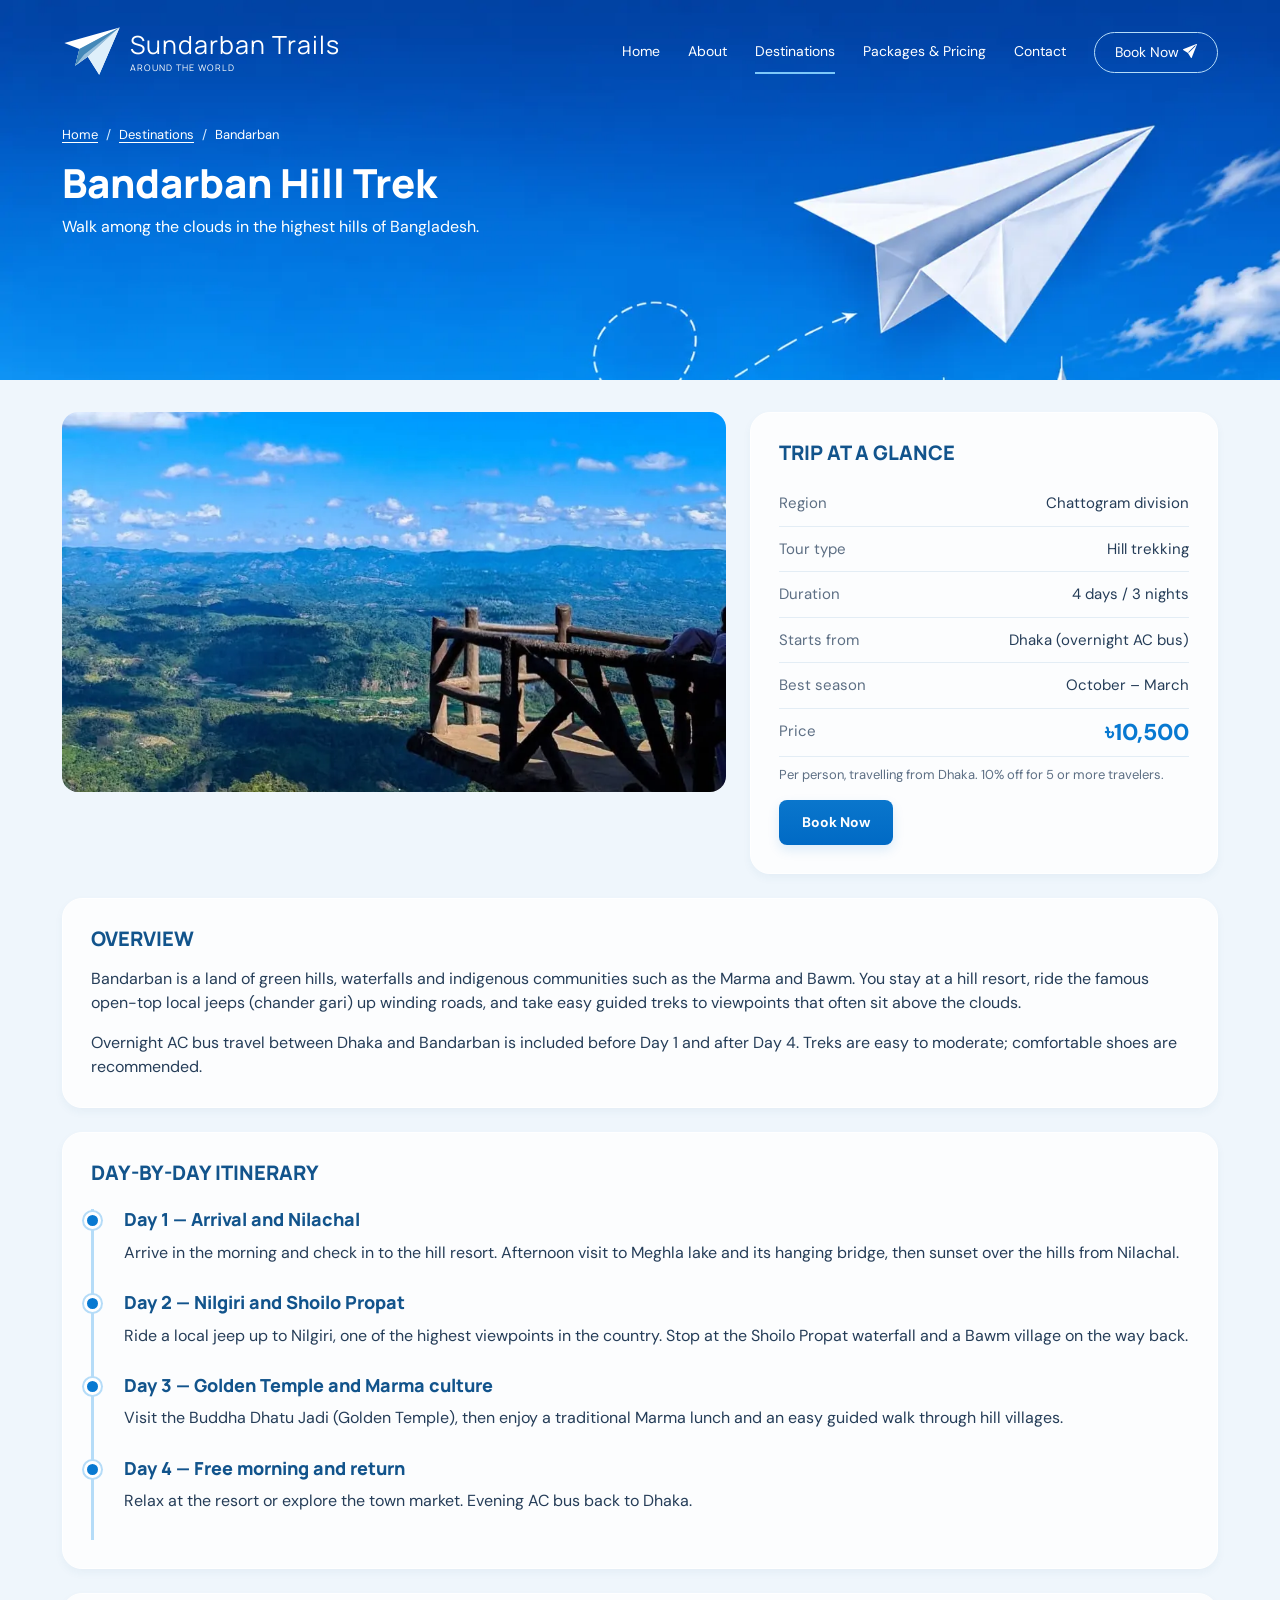
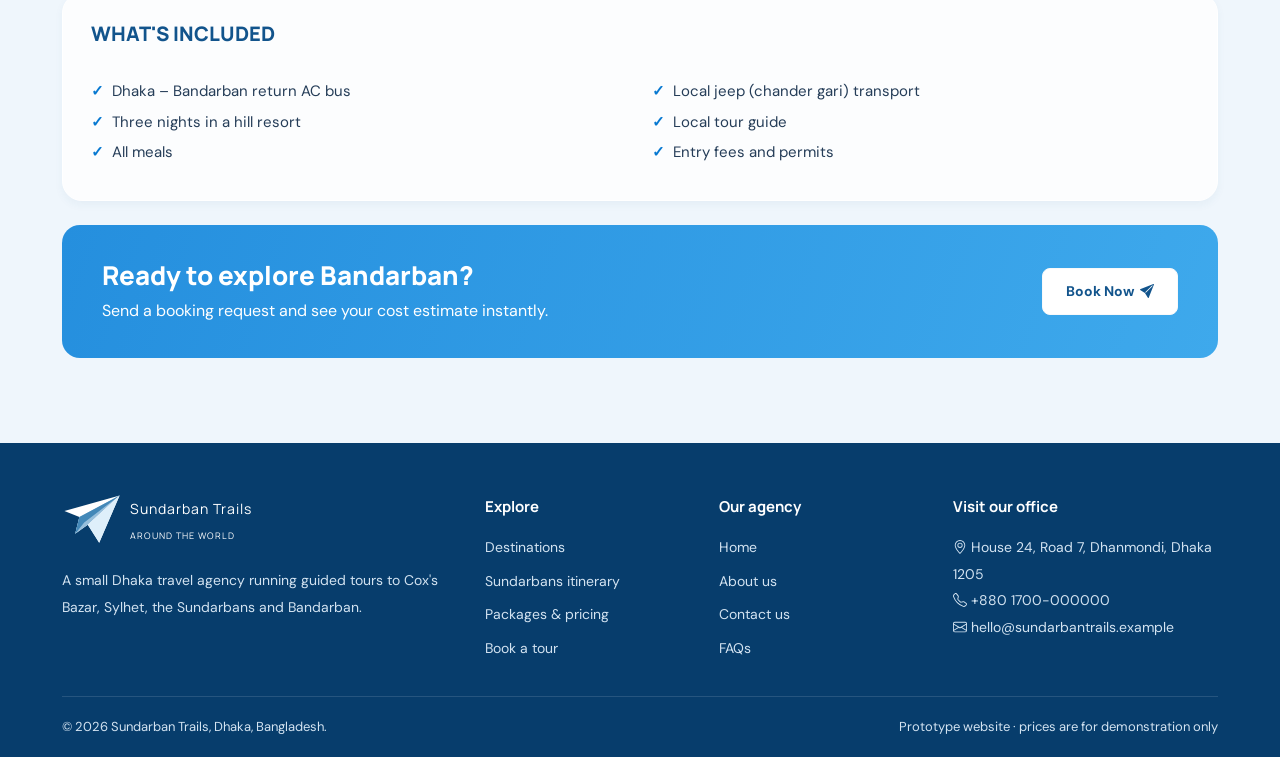
<file: destination-bandarban.html>
<!doctype html>
<html lang="en">
<head>
  <meta charset="utf-8">
  <meta name="viewport" content="width=device-width, initial-scale=1">
  <meta name="description" content="Four-day Bandarban hill tour from Dhaka with a full day-by-day itinerary.">
  <title>Bandarban Hill Trek | Sundarban Trails</title>
  <link rel="icon" href="images/plane.svg" type="image/svg+xml">
  <!-- Site stylesheet -->
  <link href="style.css" rel="stylesheet">
</head>
<body>
  <a class="skip-link" href="#main">Skip to main content</a>

  <!-- ========== Header and main navigation ========== -->
  <header class="site-header">
    <div class="container">
      <nav class="navbar" aria-label="Main navigation">
        <a class="brand" href="index.html"><img src="images/plane.svg" alt="" width="60" height="54"><span>Sundarban Trails<small>AROUND THE WORLD</small></span></a>
        <button class="menu-toggle" type="button" aria-controls="navlinks" aria-expanded="false" aria-label="Open menu"><i class="icon icon-list" aria-hidden="true"></i></button>
        <ul class="navlinks" id="navlinks">
          <li><a href="index.html">Home</a></li>
          <li><a href="about.html">About</a></li>
          <li><a class="active" href="destinations.html" aria-current="page">Destinations</a></li>
          <li><a href="packages.html">Packages &amp; Pricing</a></li>
          <li><a href="contact.html">Contact</a></li>
          <li><a class="nav-cta" href="booking.html">Book Now <i class="icon icon-send-fill" aria-hidden="true"></i></a></li>
        </ul>
      </nav>
    </div>
  </header>

  <main id="main">
    <!-- ========== Page banner with breadcrumb ========== -->
    <section class="subhero">
      <div class="container">
        <nav aria-label="breadcrumb">
          <ol class="breadcrumb">
            <li class="breadcrumb-item"><a href="index.html">Home</a></li>
            <li class="breadcrumb-item"><a href="destinations.html">Destinations</a></li>
            <li class="breadcrumb-item active" aria-current="page">Bandarban</li>
          </ol>
        </nav>
        <h1>Bandarban Hill Trek</h1>
        <p>Walk among the clouds in the highest hills of Bangladesh.</p>
      </div>
    </section>

    <div class="container page-content">
      <!-- ========== Photo and trip facts ========== -->
      <div class="row g-4 mb-4">
        <div class="col-lg-7">
          <img src="images/bandarban.webp" alt="Wooden viewpoint overlooking green hills in Bandarban" class="detail-image" width="986" height="1600">
        </div>
        <div class="col-lg-5">
          <section class="panel h-100 mb-0" aria-labelledby="factsTitle">
            <h2 class="section-title mb-3" id="factsTitle">Trip at a glance</h2>
            <ul class="facts">
              <li><span>Region</span> Chattogram division</li>
              <li><span>Tour type</span> Hill trekking</li>
              <li><span>Duration</span> 4 days / 3 nights</li>
              <li><span>Starts from</span> Dhaka (overnight AC bus)</li>
              <li><span>Best season</span> October &ndash; March</li>
              <li><span>Price</span> <strong class="price">&#2547;10,500</strong></li>
            </ul>
            <p class="note mt-2">Per person, travelling from Dhaka. 10% off for 5 or more travelers.</p>
            <a class="btn btn-primary" href="booking.html">Book Now</a>
          </section>
        </div>
      </div>

      <!-- ========== Overview ========== -->
      <section class="panel" aria-labelledby="overviewTitle">
        <h2 class="section-title mb-3" id="overviewTitle">Overview</h2>
        <p>Bandarban is a land of green hills, waterfalls and indigenous communities such as the Marma and Bawm. You stay at a hill resort, ride the famous open-top local jeeps (chander gari) up winding roads, and take easy guided treks to viewpoints that often sit above the clouds.</p>
        <p class="mb-0">Overnight AC bus travel between Dhaka and Bandarban is included before Day 1 and after Day 4. Treks are easy to moderate; comfortable shoes are recommended.</p>
      </section>

      <!-- ========== Day-by-day itinerary ========== -->
      <section class="panel" aria-labelledby="itineraryTitle">
        <h2 class="section-title mb-4" id="itineraryTitle">Day-by-day itinerary</h2>
        <ol class="itinerary">
          <li>
            <h3>Day 1 &mdash; Arrival and Nilachal</h3>
            <p>Arrive in the morning and check in to the hill resort. Afternoon visit to Meghla lake and its hanging bridge, then sunset over the hills from Nilachal.</p>
          </li>
          <li>
            <h3>Day 2 &mdash; Nilgiri and Shoilo Propat</h3>
            <p>Ride a local jeep up to Nilgiri, one of the highest viewpoints in the country. Stop at the Shoilo Propat waterfall and a Bawm village on the way back.</p>
          </li>
          <li>
            <h3>Day 3 &mdash; Golden Temple and Marma culture</h3>
            <p>Visit the Buddha Dhatu Jadi (Golden Temple), then enjoy a traditional Marma lunch and an easy guided walk through hill villages.</p>
          </li>
          <li>
            <h3>Day 4 &mdash; Free morning and return</h3>
            <p>Relax at the resort or explore the town market. Evening AC bus back to Dhaka.</p>
          </li>
        </ol>
      </section>

      <!-- ========== Inclusions ========== -->
      <section class="panel" aria-labelledby="includedTitle">
        <h2 class="section-title mb-3" id="includedTitle">What's included</h2>
        <div class="row">
          <div class="col-md-6">
            <ul class="check-list mb-0">
              <li>Dhaka &ndash; Bandarban return AC bus</li>
              <li>Three nights in a hill resort</li>
              <li>All meals</li>
            </ul>
          </div>
          <div class="col-md-6">
            <ul class="check-list mb-0">
              <li>Local jeep (chander gari) transport</li>
              <li>Local tour guide</li>
              <li>Entry fees and permits</li>
            </ul>
          </div>
        </div>
      </section>

      <!-- ========== Call to action ========== -->
      <section class="cta-band" aria-labelledby="ctaTitle">
        <div>
          <h2 id="ctaTitle">Ready to explore Bandarban?</h2>
          <p>Send a booking request and see your cost estimate instantly.</p>
        </div>
        <a class="btn btn-light" href="booking.html">Book Now &nbsp;<i class="icon icon-send-fill" aria-hidden="true"></i></a>
      </section>
    </div>
  </main>

  <!-- ========== Footer ========== -->
  <footer class="site-footer">
    <div class="container">
      <div class="footer-grid">
        <div>
          <a class="brand" href="index.html"><img src="images/plane.svg" alt="" width="60" height="54"><span>Sundarban Trails<small>AROUND THE WORLD</small></span></a>
          <p>A small Dhaka travel agency running guided tours to Cox's Bazar, Sylhet, the Sundarbans and Bandarban.</p>
        </div>
        <nav aria-label="Explore">
          <h2>Explore</h2>
          <ul class="footer-links">
            <li><a href="destinations.html">Destinations</a></li>
            <li><a href="destination-sundarbans.html">Sundarbans itinerary</a></li>
            <li><a href="packages.html">Packages &amp; pricing</a></li>
            <li><a href="booking.html">Book a tour</a></li>
          </ul>
        </nav>
        <nav aria-label="Our agency">
          <h2>Our agency</h2>
          <ul class="footer-links">
            <li><a href="index.html">Home</a></li>
            <li><a href="about.html">About us</a></li>
            <li><a href="contact.html">Contact us</a></li>
            <li><a href="contact.html#faq">FAQs</a></li>
          </ul>
        </nav>
        <div>
          <h2>Visit our office</h2>
          <address>
            <p><i class="icon icon-geo-alt" aria-hidden="true"></i> House 24, Road 7, Dhanmondi, Dhaka 1205<br>
            <i class="icon icon-telephone" aria-hidden="true"></i> <a href="tel:+8801700000000">+880 1700-000000</a><br>
            <i class="icon icon-envelope" aria-hidden="true"></i> <a href="mailto:hello@sundarbantrails.example">hello@sundarbantrails.example</a></p>
          </address>
        </div>
      </div>
      <div class="footer-bottom">
        <span>&copy; 2026 Sundarban Trails, Dhaka, Bangladesh.</span>
        <span>Prototype website &middot; prices are for demonstration only</span>
      </div>
    </div>
  </footer>

  <!-- Scroll-to-top button (shown by app.js after scrolling down) -->
  <button class="scroll-top" id="scrollTop" type="button" aria-label="Back to top"><i class="icon icon-arrow-up" aria-hidden="true"></i></button>

  <script src="app.js"></script>
</body>
</html>
</file>
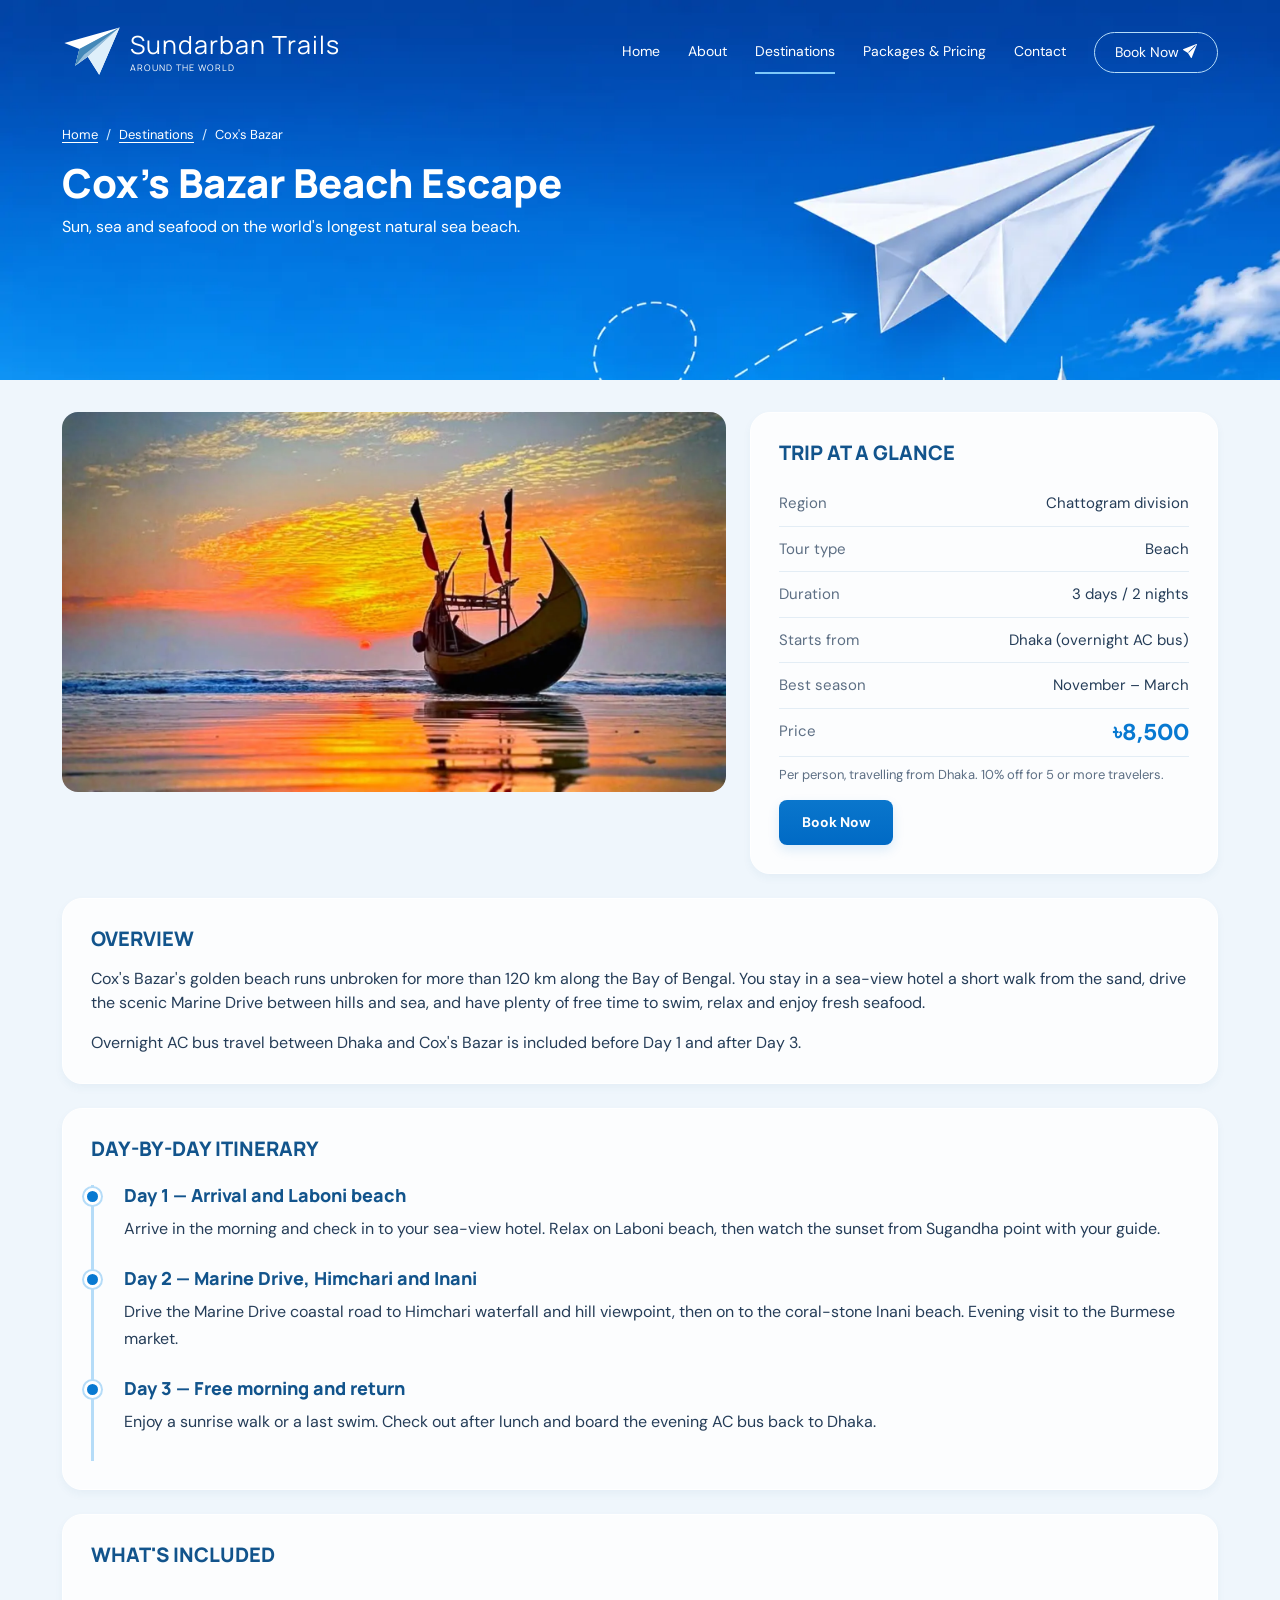
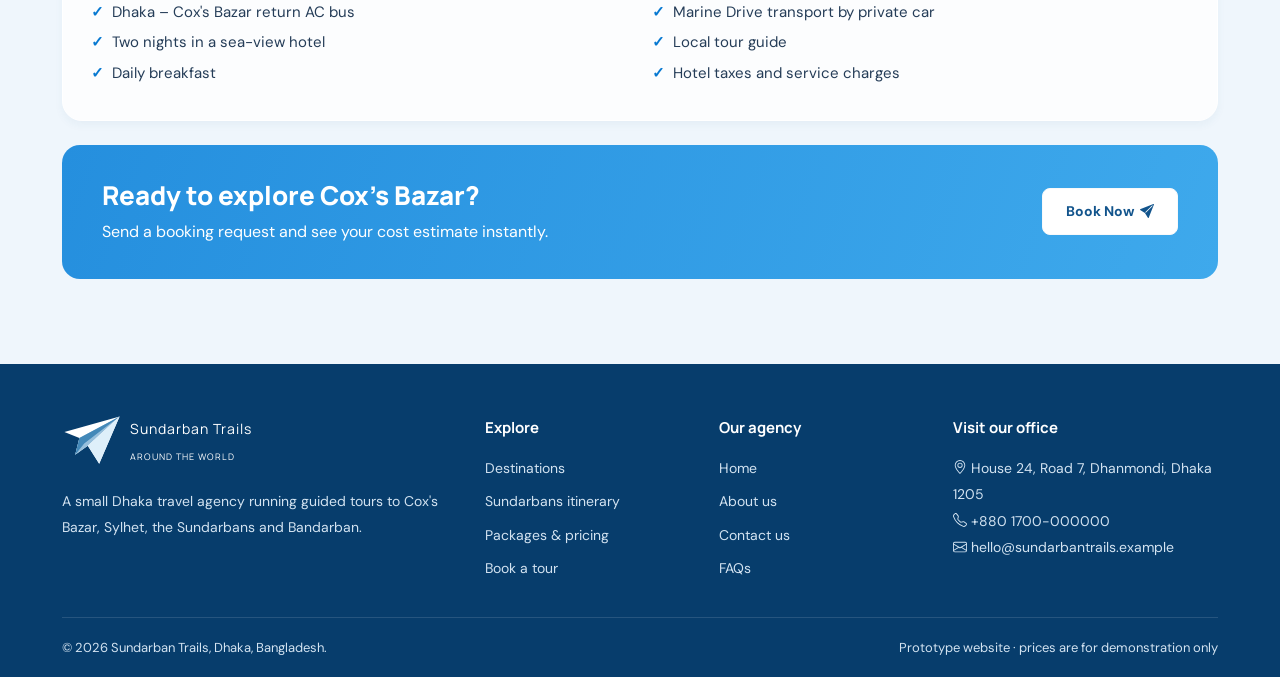
<file: destination-coxs-bazar.html>
<!doctype html>
<html lang="en">
<head>
  <meta charset="utf-8">
  <meta name="viewport" content="width=device-width, initial-scale=1">
  <meta name="description" content="Three-day Cox's Bazar beach tour from Dhaka with a full day-by-day itinerary.">
  <title>Cox's Bazar Beach Escape | Sundarban Trails</title>
  <link rel="icon" href="images/plane.svg" type="image/svg+xml">
  <!-- Site stylesheet -->
  <link href="style.css" rel="stylesheet">
</head>
<body>
  <a class="skip-link" href="#main">Skip to main content</a>

  <!-- ========== Header and main navigation ========== -->
  <header class="site-header">
    <div class="container">
      <nav class="navbar" aria-label="Main navigation">
        <a class="brand" href="index.html"><img src="images/plane.svg" alt="" width="60" height="54"><span>Sundarban Trails<small>AROUND THE WORLD</small></span></a>
        <button class="menu-toggle" type="button" aria-controls="navlinks" aria-expanded="false" aria-label="Open menu"><i class="icon icon-list" aria-hidden="true"></i></button>
        <ul class="navlinks" id="navlinks">
          <li><a href="index.html">Home</a></li>
          <li><a href="about.html">About</a></li>
          <li><a class="active" href="destinations.html" aria-current="page">Destinations</a></li>
          <li><a href="packages.html">Packages &amp; Pricing</a></li>
          <li><a href="contact.html">Contact</a></li>
          <li><a class="nav-cta" href="booking.html">Book Now <i class="icon icon-send-fill" aria-hidden="true"></i></a></li>
        </ul>
      </nav>
    </div>
  </header>

  <main id="main">
    <!-- ========== Page banner with breadcrumb ========== -->
    <section class="subhero">
      <div class="container">
        <nav aria-label="breadcrumb">
          <ol class="breadcrumb">
            <li class="breadcrumb-item"><a href="index.html">Home</a></li>
            <li class="breadcrumb-item"><a href="destinations.html">Destinations</a></li>
            <li class="breadcrumb-item active" aria-current="page">Cox's Bazar</li>
          </ol>
        </nav>
        <h1>Cox's Bazar Beach Escape</h1>
        <p>Sun, sea and seafood on the world's longest natural sea beach.</p>
      </div>
    </section>

    <div class="container page-content">
      <!-- ========== Photo and trip facts ========== -->
      <div class="row g-4 mb-4">
        <div class="col-lg-7">
          <img src="images/coxs-bazar.webp" alt="Traditional wooden fishing boat on Cox's Bazar beach at sunset" class="detail-image" width="1600" height="1600">
        </div>
        <div class="col-lg-5">
          <section class="panel h-100 mb-0" aria-labelledby="factsTitle">
            <h2 class="section-title mb-3" id="factsTitle">Trip at a glance</h2>
            <ul class="facts">
              <li><span>Region</span> Chattogram division</li>
              <li><span>Tour type</span> Beach</li>
              <li><span>Duration</span> 3 days / 2 nights</li>
              <li><span>Starts from</span> Dhaka (overnight AC bus)</li>
              <li><span>Best season</span> November &ndash; March</li>
              <li><span>Price</span> <strong class="price">&#2547;8,500</strong></li>
            </ul>
            <p class="note mt-2">Per person, travelling from Dhaka. 10% off for 5 or more travelers.</p>
            <a class="btn btn-primary" href="booking.html">Book Now</a>
          </section>
        </div>
      </div>

      <!-- ========== Overview ========== -->
      <section class="panel" aria-labelledby="overviewTitle">
        <h2 class="section-title mb-3" id="overviewTitle">Overview</h2>
        <p>Cox's Bazar's golden beach runs unbroken for more than 120 km along the Bay of Bengal. You stay in a sea-view hotel a short walk from the sand, drive the scenic Marine Drive between hills and sea, and have plenty of free time to swim, relax and enjoy fresh seafood.</p>
        <p class="mb-0">Overnight AC bus travel between Dhaka and Cox's Bazar is included before Day 1 and after Day 3.</p>
      </section>

      <!-- ========== Day-by-day itinerary ========== -->
      <section class="panel" aria-labelledby="itineraryTitle">
        <h2 class="section-title mb-4" id="itineraryTitle">Day-by-day itinerary</h2>
        <ol class="itinerary">
          <li>
            <h3>Day 1 &mdash; Arrival and Laboni beach</h3>
            <p>Arrive in the morning and check in to your sea-view hotel. Relax on Laboni beach, then watch the sunset from Sugandha point with your guide.</p>
          </li>
          <li>
            <h3>Day 2 &mdash; Marine Drive, Himchari and Inani</h3>
            <p>Drive the Marine Drive coastal road to Himchari waterfall and hill viewpoint, then on to the coral-stone Inani beach. Evening visit to the Burmese market.</p>
          </li>
          <li>
            <h3>Day 3 &mdash; Free morning and return</h3>
            <p>Enjoy a sunrise walk or a last swim. Check out after lunch and board the evening AC bus back to Dhaka.</p>
          </li>
        </ol>
      </section>

      <!-- ========== Inclusions ========== -->
      <section class="panel" aria-labelledby="includedTitle">
        <h2 class="section-title mb-3" id="includedTitle">What's included</h2>
        <div class="row">
          <div class="col-md-6">
            <ul class="check-list mb-0">
              <li>Dhaka &ndash; Cox's Bazar return AC bus</li>
              <li>Two nights in a sea-view hotel</li>
              <li>Daily breakfast</li>
            </ul>
          </div>
          <div class="col-md-6">
            <ul class="check-list mb-0">
              <li>Marine Drive transport by private car</li>
              <li>Local tour guide</li>
              <li>Hotel taxes and service charges</li>
            </ul>
          </div>
        </div>
      </section>

      <!-- ========== Call to action ========== -->
      <section class="cta-band" aria-labelledby="ctaTitle">
        <div>
          <h2 id="ctaTitle">Ready to explore Cox's Bazar?</h2>
          <p>Send a booking request and see your cost estimate instantly.</p>
        </div>
        <a class="btn btn-light" href="booking.html">Book Now &nbsp;<i class="icon icon-send-fill" aria-hidden="true"></i></a>
      </section>
    </div>
  </main>

  <!-- ========== Footer ========== -->
  <footer class="site-footer">
    <div class="container">
      <div class="footer-grid">
        <div>
          <a class="brand" href="index.html"><img src="images/plane.svg" alt="" width="60" height="54"><span>Sundarban Trails<small>AROUND THE WORLD</small></span></a>
          <p>A small Dhaka travel agency running guided tours to Cox's Bazar, Sylhet, the Sundarbans and Bandarban.</p>
        </div>
        <nav aria-label="Explore">
          <h2>Explore</h2>
          <ul class="footer-links">
            <li><a href="destinations.html">Destinations</a></li>
            <li><a href="destination-sundarbans.html">Sundarbans itinerary</a></li>
            <li><a href="packages.html">Packages &amp; pricing</a></li>
            <li><a href="booking.html">Book a tour</a></li>
          </ul>
        </nav>
        <nav aria-label="Our agency">
          <h2>Our agency</h2>
          <ul class="footer-links">
            <li><a href="index.html">Home</a></li>
            <li><a href="about.html">About us</a></li>
            <li><a href="contact.html">Contact us</a></li>
            <li><a href="contact.html#faq">FAQs</a></li>
          </ul>
        </nav>
        <div>
          <h2>Visit our office</h2>
          <address>
            <p><i class="icon icon-geo-alt" aria-hidden="true"></i> House 24, Road 7, Dhanmondi, Dhaka 1205<br>
            <i class="icon icon-telephone" aria-hidden="true"></i> <a href="tel:+8801700000000">+880 1700-000000</a><br>
            <i class="icon icon-envelope" aria-hidden="true"></i> <a href="mailto:hello@sundarbantrails.example">hello@sundarbantrails.example</a></p>
          </address>
        </div>
      </div>
      <div class="footer-bottom">
        <span>&copy; 2026 Sundarban Trails, Dhaka, Bangladesh.</span>
        <span>Prototype website &middot; prices are for demonstration only</span>
      </div>
    </div>
  </footer>

  <!-- Scroll-to-top button (shown by app.js after scrolling down) -->
  <button class="scroll-top" id="scrollTop" type="button" aria-label="Back to top"><i class="icon icon-arrow-up" aria-hidden="true"></i></button>

  <script src="app.js"></script>
</body>
</html>
</file>
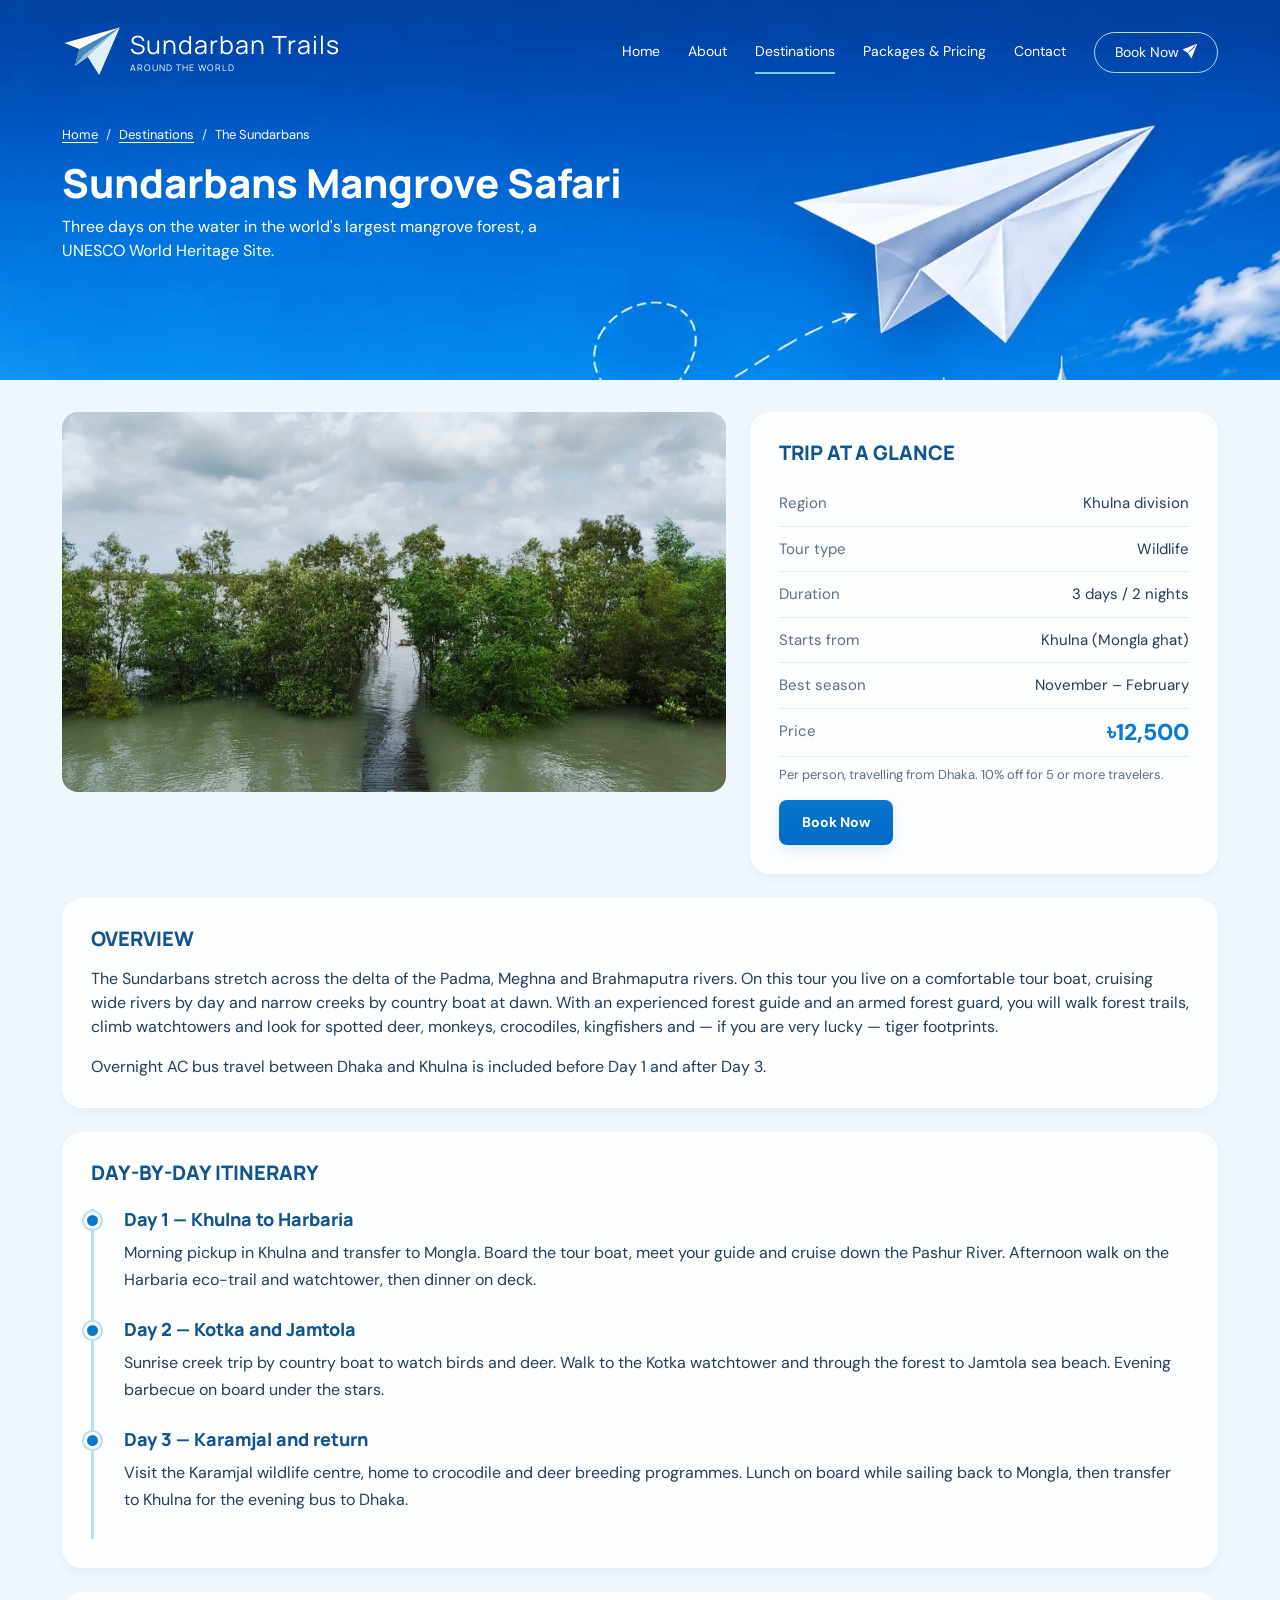
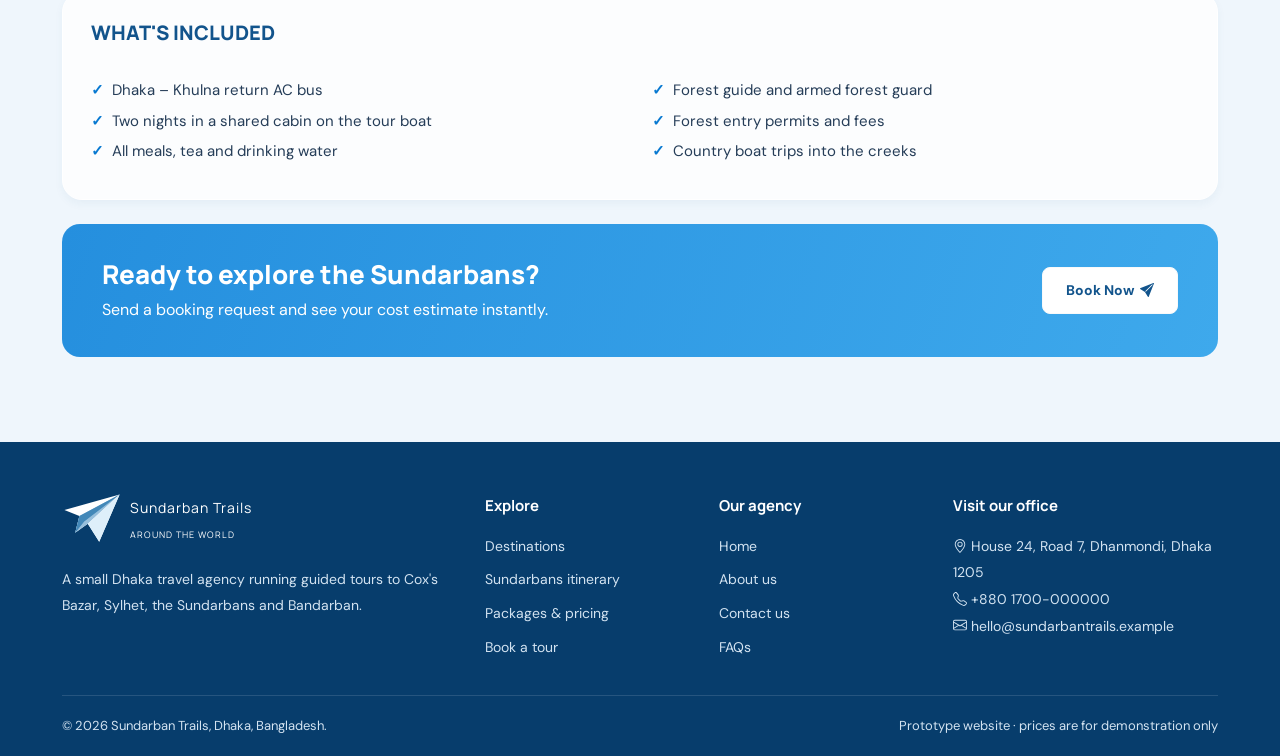
<file: destination-sundarbans.html>
<!doctype html>
<html lang="en">
<head>
  <meta charset="utf-8">
  <meta name="viewport" content="width=device-width, initial-scale=1">
  <meta name="description" content="Three-day Sundarbans boat tour from Khulna with a full day-by-day itinerary.">
  <title>Sundarbans Mangrove Safari | Sundarban Trails</title>
  <link rel="icon" href="images/plane.svg" type="image/svg+xml">
  <!-- Site stylesheet -->
  <link href="style.css" rel="stylesheet">
</head>
<body>
  <a class="skip-link" href="#main">Skip to main content</a>

  <!-- ========== Header and main navigation ========== -->
  <header class="site-header">
    <div class="container">
      <nav class="navbar" aria-label="Main navigation">
        <a class="brand" href="index.html"><img src="images/plane.svg" alt="" width="60" height="54"><span>Sundarban Trails<small>AROUND THE WORLD</small></span></a>
        <button class="menu-toggle" type="button" aria-controls="navlinks" aria-expanded="false" aria-label="Open menu"><i class="icon icon-list" aria-hidden="true"></i></button>
        <ul class="navlinks" id="navlinks">
          <li><a href="index.html">Home</a></li>
          <li><a href="about.html">About</a></li>
          <li><a class="active" href="destinations.html" aria-current="page">Destinations</a></li>
          <li><a href="packages.html">Packages &amp; Pricing</a></li>
          <li><a href="contact.html">Contact</a></li>
          <li><a class="nav-cta" href="booking.html">Book Now <i class="icon icon-send-fill" aria-hidden="true"></i></a></li>
        </ul>
      </nav>
    </div>
  </header>

  <main id="main">
    <!-- ========== Page banner with breadcrumb ========== -->
    <section class="subhero">
      <div class="container">
        <nav aria-label="breadcrumb">
          <ol class="breadcrumb">
            <li class="breadcrumb-item"><a href="index.html">Home</a></li>
            <li class="breadcrumb-item"><a href="destinations.html">Destinations</a></li>
            <li class="breadcrumb-item active" aria-current="page">The Sundarbans</li>
          </ol>
        </nav>
        <h1>Sundarbans Mangrove Safari</h1>
        <p>Three days on the water in the world's largest mangrove forest, a UNESCO World Heritage Site.</p>
      </div>
    </section>

    <div class="container page-content">
      <!-- ========== Photo and trip facts ========== -->
      <div class="row g-4 mb-4">
        <div class="col-lg-7">
          <img src="images/sundarbans.webp" alt="Wooden walkway leading into the Sundarbans mangrove forest" class="detail-image" width="1600" height="1200">
        </div>
        <div class="col-lg-5">
          <section class="panel h-100 mb-0" aria-labelledby="factsTitle">
            <h2 class="section-title mb-3" id="factsTitle">Trip at a glance</h2>
            <ul class="facts">
              <li><span>Region</span> Khulna division</li>
              <li><span>Tour type</span> Wildlife</li>
              <li><span>Duration</span> 3 days / 2 nights</li>
              <li><span>Starts from</span> Khulna (Mongla ghat)</li>
              <li><span>Best season</span> November &ndash; February</li>
              <li><span>Price</span> <strong class="price">&#2547;12,500</strong></li>
            </ul>
            <p class="note mt-2">Per person, travelling from Dhaka. 10% off for 5 or more travelers.</p>
            <a class="btn btn-primary" href="booking.html">Book Now</a>
          </section>
        </div>
      </div>

      <!-- ========== Overview ========== -->
      <section class="panel" aria-labelledby="overviewTitle">
        <h2 class="section-title mb-3" id="overviewTitle">Overview</h2>
        <p>The Sundarbans stretch across the delta of the Padma, Meghna and Brahmaputra rivers. On this tour you live on a comfortable tour boat, cruising wide rivers by day and narrow creeks by country boat at dawn. With an experienced forest guide and an armed forest guard, you will walk forest trails, climb watchtowers and look for spotted deer, monkeys, crocodiles, kingfishers and &mdash; if you are very lucky &mdash; tiger footprints.</p>
        <p class="mb-0">Overnight AC bus travel between Dhaka and Khulna is included before Day 1 and after Day 3.</p>
      </section>

      <!-- ========== Day-by-day itinerary ========== -->
      <section class="panel" aria-labelledby="itineraryTitle">
        <h2 class="section-title mb-4" id="itineraryTitle">Day-by-day itinerary</h2>
        <ol class="itinerary">
          <li>
            <h3>Day 1 &mdash; Khulna to Harbaria</h3>
            <p>Morning pickup in Khulna and transfer to Mongla. Board the tour boat, meet your guide and cruise down the Pashur River. Afternoon walk on the Harbaria eco-trail and watchtower, then dinner on deck.</p>
          </li>
          <li>
            <h3>Day 2 &mdash; Kotka and Jamtola</h3>
            <p>Sunrise creek trip by country boat to watch birds and deer. Walk to the Kotka watchtower and through the forest to Jamtola sea beach. Evening barbecue on board under the stars.</p>
          </li>
          <li>
            <h3>Day 3 &mdash; Karamjal and return</h3>
            <p>Visit the Karamjal wildlife centre, home to crocodile and deer breeding programmes. Lunch on board while sailing back to Mongla, then transfer to Khulna for the evening bus to Dhaka.</p>
          </li>
        </ol>
      </section>

      <!-- ========== Inclusions ========== -->
      <section class="panel" aria-labelledby="includedTitle">
        <h2 class="section-title mb-3" id="includedTitle">What's included</h2>
        <div class="row">
          <div class="col-md-6">
            <ul class="check-list mb-0">
              <li>Dhaka &ndash; Khulna return AC bus</li>
              <li>Two nights in a shared cabin on the tour boat</li>
              <li>All meals, tea and drinking water</li>
            </ul>
          </div>
          <div class="col-md-6">
            <ul class="check-list mb-0">
              <li>Forest guide and armed forest guard</li>
              <li>Forest entry permits and fees</li>
              <li>Country boat trips into the creeks</li>
            </ul>
          </div>
        </div>
      </section>

      <!-- ========== Call to action ========== -->
      <section class="cta-band" aria-labelledby="ctaTitle">
        <div>
          <h2 id="ctaTitle">Ready to explore the Sundarbans?</h2>
          <p>Send a booking request and see your cost estimate instantly.</p>
        </div>
        <a class="btn btn-light" href="booking.html">Book Now &nbsp;<i class="icon icon-send-fill" aria-hidden="true"></i></a>
      </section>
    </div>
  </main>

  <!-- ========== Footer ========== -->
  <footer class="site-footer">
    <div class="container">
      <div class="footer-grid">
        <div>
          <a class="brand" href="index.html"><img src="images/plane.svg" alt="" width="60" height="54"><span>Sundarban Trails<small>AROUND THE WORLD</small></span></a>
          <p>A small Dhaka travel agency running guided tours to Cox's Bazar, Sylhet, the Sundarbans and Bandarban.</p>
        </div>
        <nav aria-label="Explore">
          <h2>Explore</h2>
          <ul class="footer-links">
            <li><a href="destinations.html">Destinations</a></li>
            <li><a href="destination-sundarbans.html">Sundarbans itinerary</a></li>
            <li><a href="packages.html">Packages &amp; pricing</a></li>
            <li><a href="booking.html">Book a tour</a></li>
          </ul>
        </nav>
        <nav aria-label="Our agency">
          <h2>Our agency</h2>
          <ul class="footer-links">
            <li><a href="index.html">Home</a></li>
            <li><a href="about.html">About us</a></li>
            <li><a href="contact.html">Contact us</a></li>
            <li><a href="contact.html#faq">FAQs</a></li>
          </ul>
        </nav>
        <div>
          <h2>Visit our office</h2>
          <address>
            <p><i class="icon icon-geo-alt" aria-hidden="true"></i> House 24, Road 7, Dhanmondi, Dhaka 1205<br>
            <i class="icon icon-telephone" aria-hidden="true"></i> <a href="tel:+8801700000000">+880 1700-000000</a><br>
            <i class="icon icon-envelope" aria-hidden="true"></i> <a href="mailto:hello@sundarbantrails.example">hello@sundarbantrails.example</a></p>
          </address>
        </div>
      </div>
      <div class="footer-bottom">
        <span>&copy; 2026 Sundarban Trails, Dhaka, Bangladesh.</span>
        <span>Prototype website &middot; prices are for demonstration only</span>
      </div>
    </div>
  </footer>

  <!-- Scroll-to-top button (shown by app.js after scrolling down) -->
  <button class="scroll-top" id="scrollTop" type="button" aria-label="Back to top"><i class="icon icon-arrow-up" aria-hidden="true"></i></button>

  <script src="app.js"></script>
</body>
</html>
</file>
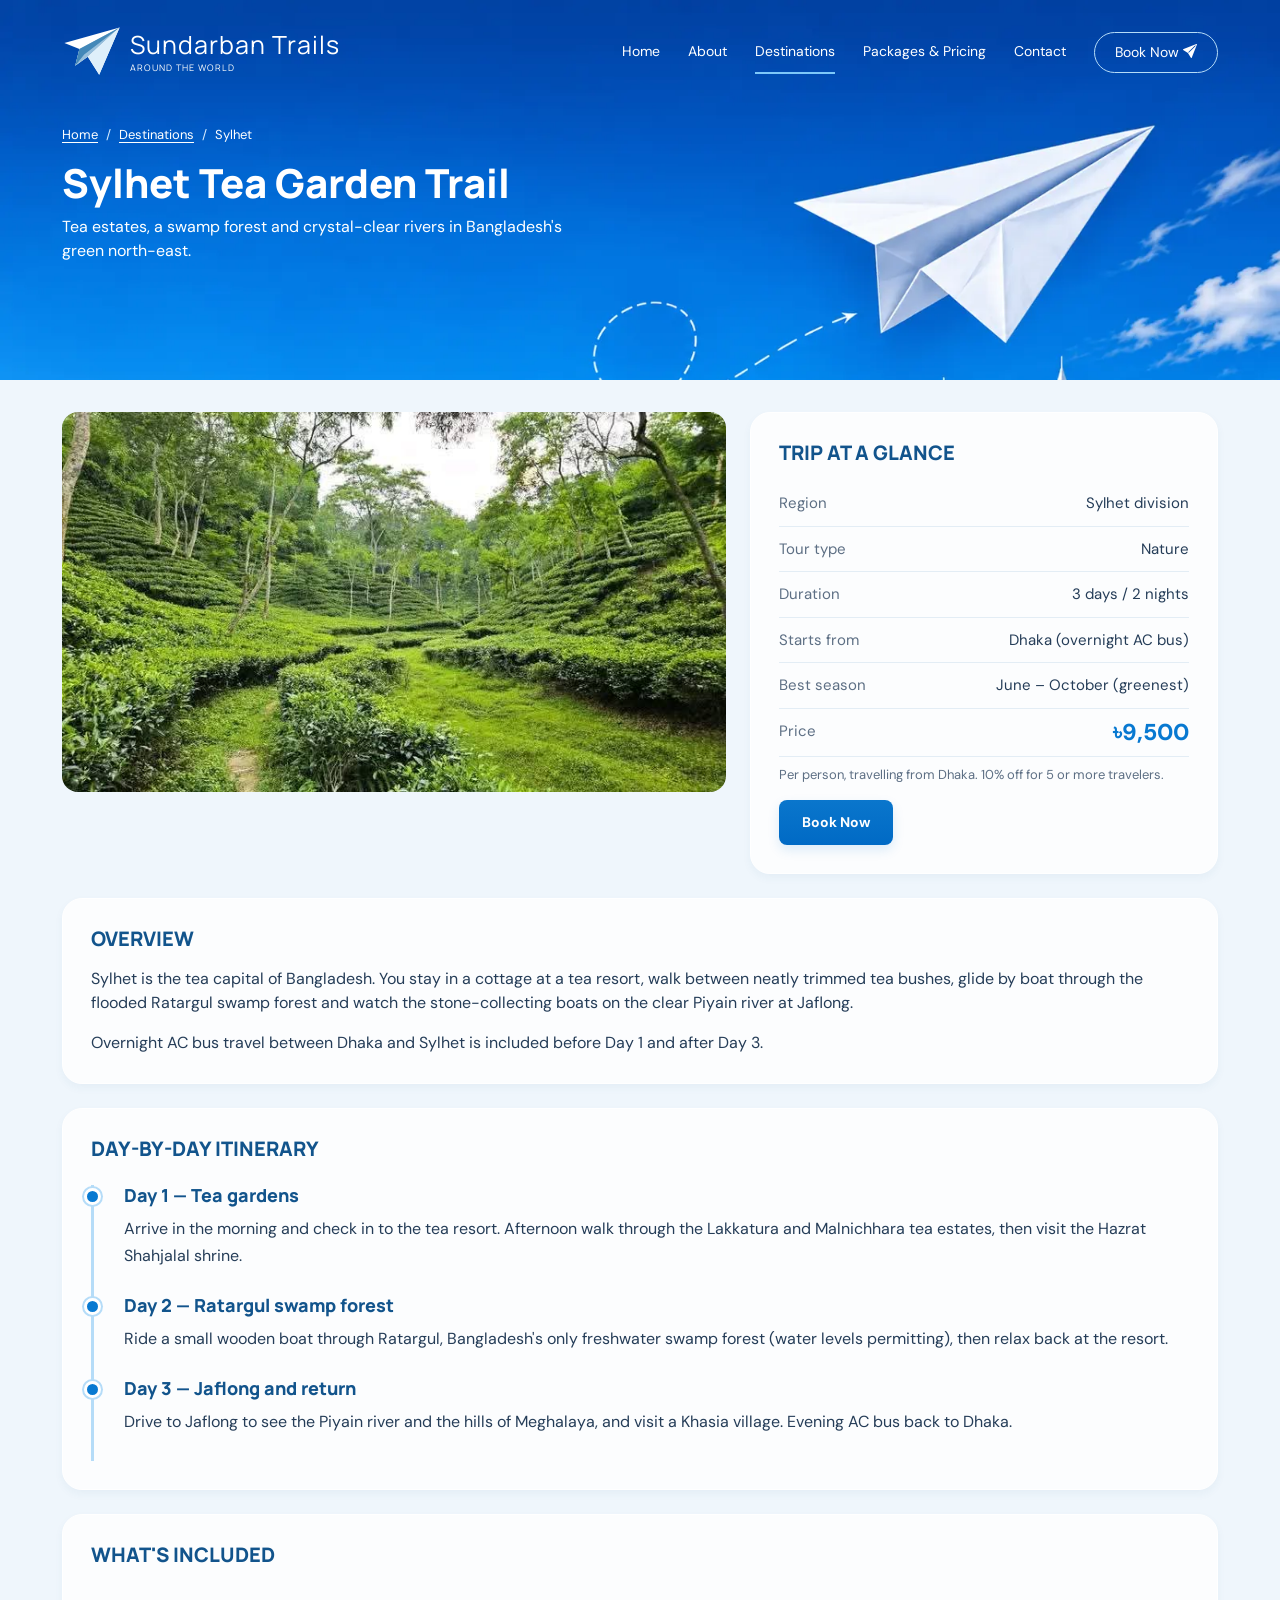
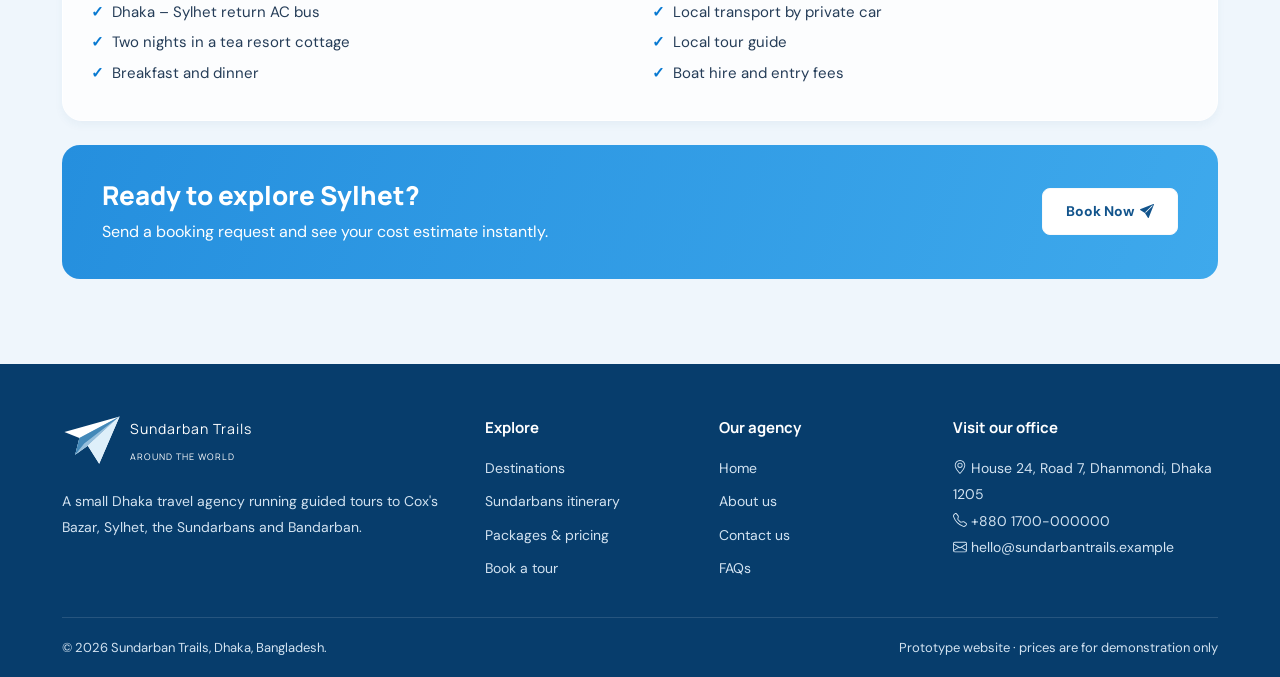
<file: destination-sylhet.html>
<!doctype html>
<html lang="en">
<head>
  <meta charset="utf-8">
  <meta name="viewport" content="width=device-width, initial-scale=1">
  <meta name="description" content="Three-day Sylhet tea garden tour from Dhaka with a full day-by-day itinerary.">
  <title>Sylhet Tea Garden Trail | Sundarban Trails</title>
  <link rel="icon" href="images/plane.svg" type="image/svg+xml">
  <!-- Site stylesheet -->
  <link href="style.css" rel="stylesheet">
</head>
<body>
  <a class="skip-link" href="#main">Skip to main content</a>

  <!-- ========== Header and main navigation ========== -->
  <header class="site-header">
    <div class="container">
      <nav class="navbar" aria-label="Main navigation">
        <a class="brand" href="index.html"><img src="images/plane.svg" alt="" width="60" height="54"><span>Sundarban Trails<small>AROUND THE WORLD</small></span></a>
        <button class="menu-toggle" type="button" aria-controls="navlinks" aria-expanded="false" aria-label="Open menu"><i class="icon icon-list" aria-hidden="true"></i></button>
        <ul class="navlinks" id="navlinks">
          <li><a href="index.html">Home</a></li>
          <li><a href="about.html">About</a></li>
          <li><a class="active" href="destinations.html" aria-current="page">Destinations</a></li>
          <li><a href="packages.html">Packages &amp; Pricing</a></li>
          <li><a href="contact.html">Contact</a></li>
          <li><a class="nav-cta" href="booking.html">Book Now <i class="icon icon-send-fill" aria-hidden="true"></i></a></li>
        </ul>
      </nav>
    </div>
  </header>

  <main id="main">
    <!-- ========== Page banner with breadcrumb ========== -->
    <section class="subhero">
      <div class="container">
        <nav aria-label="breadcrumb">
          <ol class="breadcrumb">
            <li class="breadcrumb-item"><a href="index.html">Home</a></li>
            <li class="breadcrumb-item"><a href="destinations.html">Destinations</a></li>
            <li class="breadcrumb-item active" aria-current="page">Sylhet</li>
          </ol>
        </nav>
        <h1>Sylhet Tea Garden Trail</h1>
        <p>Tea estates, a swamp forest and crystal-clear rivers in Bangladesh's green north-east.</p>
      </div>
    </section>

    <div class="container page-content">
      <!-- ========== Photo and trip facts ========== -->
      <div class="row g-4 mb-4">
        <div class="col-lg-7">
          <img src="images/sylhet.jpg" alt="Footpath winding through a green tea garden in Sylhet" class="detail-image" width="720" height="540">
        </div>
        <div class="col-lg-5">
          <section class="panel h-100 mb-0" aria-labelledby="factsTitle">
            <h2 class="section-title mb-3" id="factsTitle">Trip at a glance</h2>
            <ul class="facts">
              <li><span>Region</span> Sylhet division</li>
              <li><span>Tour type</span> Nature</li>
              <li><span>Duration</span> 3 days / 2 nights</li>
              <li><span>Starts from</span> Dhaka (overnight AC bus)</li>
              <li><span>Best season</span> June &ndash; October (greenest)</li>
              <li><span>Price</span> <strong class="price">&#2547;9,500</strong></li>
            </ul>
            <p class="note mt-2">Per person, travelling from Dhaka. 10% off for 5 or more travelers.</p>
            <a class="btn btn-primary" href="booking.html">Book Now</a>
          </section>
        </div>
      </div>

      <!-- ========== Overview ========== -->
      <section class="panel" aria-labelledby="overviewTitle">
        <h2 class="section-title mb-3" id="overviewTitle">Overview</h2>
        <p>Sylhet is the tea capital of Bangladesh. You stay in a cottage at a tea resort, walk between neatly trimmed tea bushes, glide by boat through the flooded Ratargul swamp forest and watch the stone-collecting boats on the clear Piyain river at Jaflong.</p>
        <p class="mb-0">Overnight AC bus travel between Dhaka and Sylhet is included before Day 1 and after Day 3.</p>
      </section>

      <!-- ========== Day-by-day itinerary ========== -->
      <section class="panel" aria-labelledby="itineraryTitle">
        <h2 class="section-title mb-4" id="itineraryTitle">Day-by-day itinerary</h2>
        <ol class="itinerary">
          <li>
            <h3>Day 1 &mdash; Tea gardens</h3>
            <p>Arrive in the morning and check in to the tea resort. Afternoon walk through the Lakkatura and Malnichhara tea estates, then visit the Hazrat Shahjalal shrine.</p>
          </li>
          <li>
            <h3>Day 2 &mdash; Ratargul swamp forest</h3>
            <p>Ride a small wooden boat through Ratargul, Bangladesh's only freshwater swamp forest (water levels permitting), then relax back at the resort.</p>
          </li>
          <li>
            <h3>Day 3 &mdash; Jaflong and return</h3>
            <p>Drive to Jaflong to see the Piyain river and the hills of Meghalaya, and visit a Khasia village. Evening AC bus back to Dhaka.</p>
          </li>
        </ol>
      </section>

      <!-- ========== Inclusions ========== -->
      <section class="panel" aria-labelledby="includedTitle">
        <h2 class="section-title mb-3" id="includedTitle">What's included</h2>
        <div class="row">
          <div class="col-md-6">
            <ul class="check-list mb-0">
              <li>Dhaka &ndash; Sylhet return AC bus</li>
              <li>Two nights in a tea resort cottage</li>
              <li>Breakfast and dinner</li>
            </ul>
          </div>
          <div class="col-md-6">
            <ul class="check-list mb-0">
              <li>Local transport by private car</li>
              <li>Local tour guide</li>
              <li>Boat hire and entry fees</li>
            </ul>
          </div>
        </div>
      </section>

      <!-- ========== Call to action ========== -->
      <section class="cta-band" aria-labelledby="ctaTitle">
        <div>
          <h2 id="ctaTitle">Ready to explore Sylhet?</h2>
          <p>Send a booking request and see your cost estimate instantly.</p>
        </div>
        <a class="btn btn-light" href="booking.html">Book Now &nbsp;<i class="icon icon-send-fill" aria-hidden="true"></i></a>
      </section>
    </div>
  </main>

  <!-- ========== Footer ========== -->
  <footer class="site-footer">
    <div class="container">
      <div class="footer-grid">
        <div>
          <a class="brand" href="index.html"><img src="images/plane.svg" alt="" width="60" height="54"><span>Sundarban Trails<small>AROUND THE WORLD</small></span></a>
          <p>A small Dhaka travel agency running guided tours to Cox's Bazar, Sylhet, the Sundarbans and Bandarban.</p>
        </div>
        <nav aria-label="Explore">
          <h2>Explore</h2>
          <ul class="footer-links">
            <li><a href="destinations.html">Destinations</a></li>
            <li><a href="destination-sundarbans.html">Sundarbans itinerary</a></li>
            <li><a href="packages.html">Packages &amp; pricing</a></li>
            <li><a href="booking.html">Book a tour</a></li>
          </ul>
        </nav>
        <nav aria-label="Our agency">
          <h2>Our agency</h2>
          <ul class="footer-links">
            <li><a href="index.html">Home</a></li>
            <li><a href="about.html">About us</a></li>
            <li><a href="contact.html">Contact us</a></li>
            <li><a href="contact.html#faq">FAQs</a></li>
          </ul>
        </nav>
        <div>
          <h2>Visit our office</h2>
          <address>
            <p><i class="icon icon-geo-alt" aria-hidden="true"></i> House 24, Road 7, Dhanmondi, Dhaka 1205<br>
            <i class="icon icon-telephone" aria-hidden="true"></i> <a href="tel:+8801700000000">+880 1700-000000</a><br>
            <i class="icon icon-envelope" aria-hidden="true"></i> <a href="mailto:hello@sundarbantrails.example">hello@sundarbantrails.example</a></p>
          </address>
        </div>
      </div>
      <div class="footer-bottom">
        <span>&copy; 2026 Sundarban Trails, Dhaka, Bangladesh.</span>
        <span>Prototype website &middot; prices are for demonstration only</span>
      </div>
    </div>
  </footer>

  <!-- Scroll-to-top button (shown by app.js after scrolling down) -->
  <button class="scroll-top" id="scrollTop" type="button" aria-label="Back to top"><i class="icon icon-arrow-up" aria-hidden="true"></i></button>

  <script src="app.js"></script>
</body>
</html>
</file>
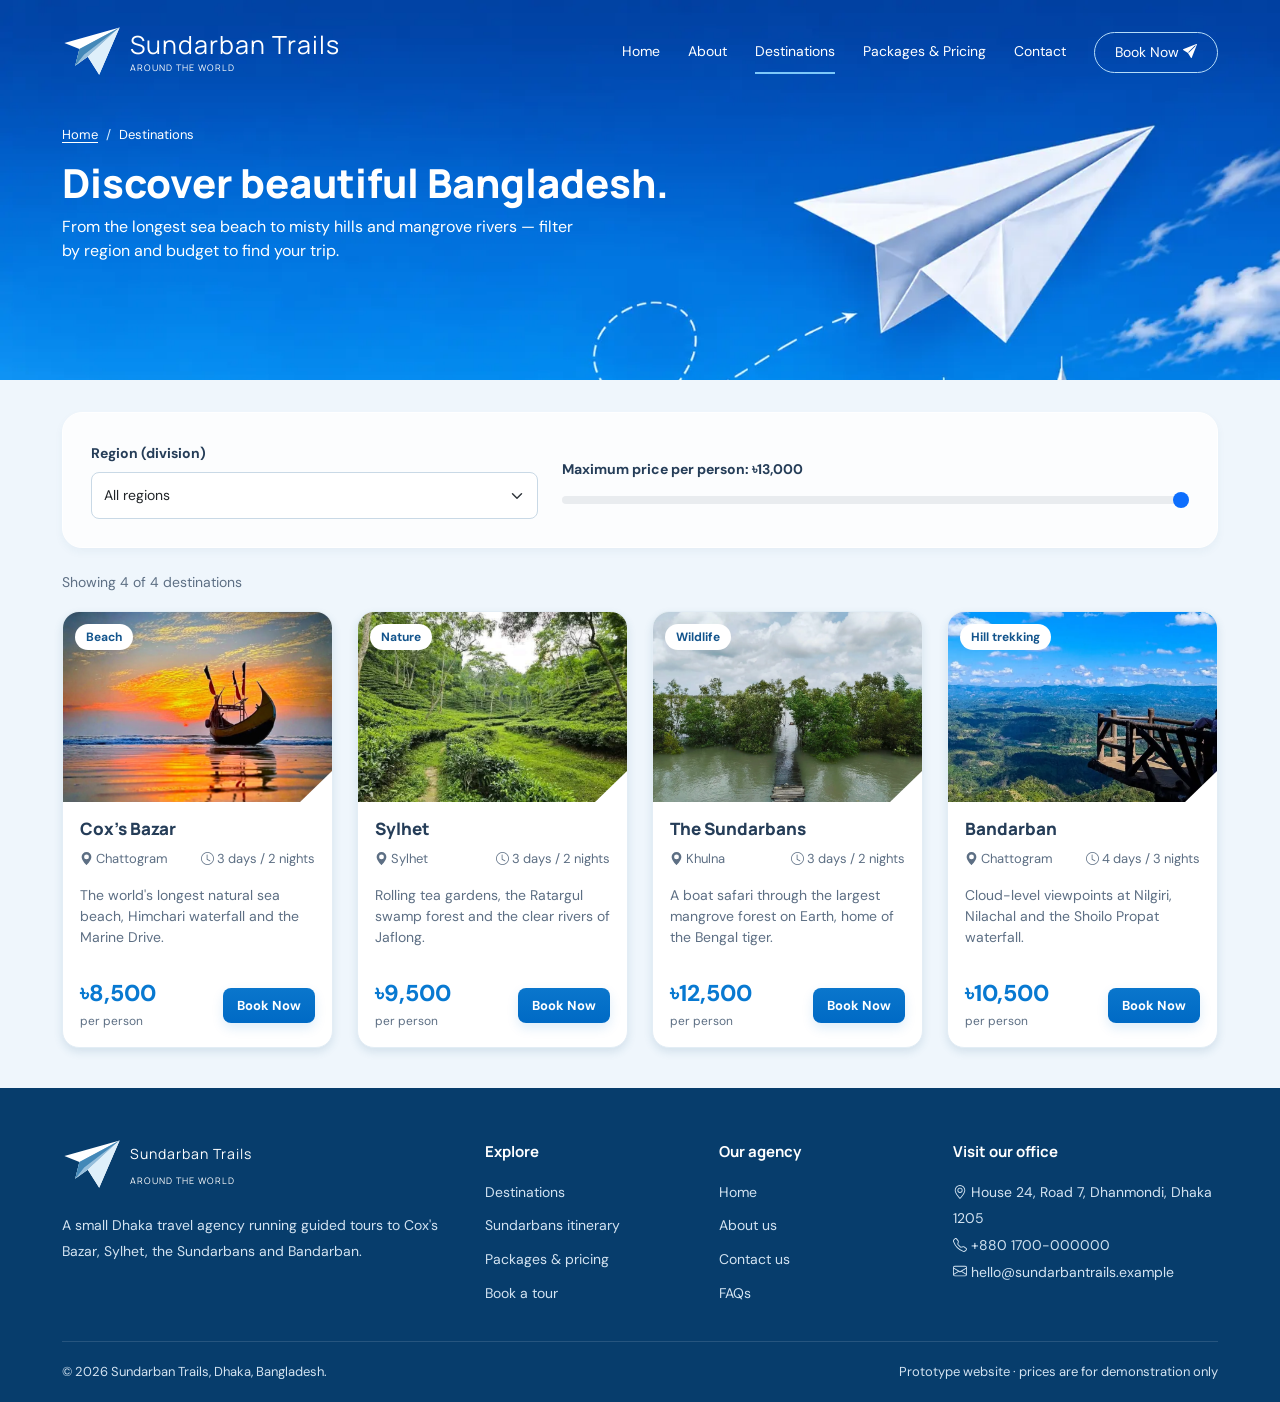
<file: destinations.html>
<!doctype html>
<html lang="en">
<head>
  <meta charset="utf-8">
  <meta name="viewport" content="width=device-width, initial-scale=1">
  <meta name="description" content="Browse our Bangladesh destinations and filter them by region and price.">
  <title>Destinations | Sundarban Trails</title>
  <link rel="icon" href="images/plane.svg" type="image/svg+xml">
  <!-- Site stylesheet -->
  <link href="style.css" rel="stylesheet">
</head>
<body>
  <a class="skip-link" href="#main">Skip to main content</a>

  <!-- ========== Header and main navigation ========== -->
  <header class="site-header">
    <div class="container">
      <nav class="navbar" aria-label="Main navigation">
        <a class="brand" href="index.html"><img src="images/plane.svg" alt="" width="60" height="54"><span>Sundarban Trails<small>AROUND THE WORLD</small></span></a>
        <button class="menu-toggle" type="button" aria-controls="navlinks" aria-expanded="false" aria-label="Open menu"><i class="icon icon-list" aria-hidden="true"></i></button>
        <ul class="navlinks" id="navlinks">
          <li><a href="index.html">Home</a></li>
          <li><a href="about.html">About</a></li>
          <li><a class="active" href="destinations.html" aria-current="page">Destinations</a></li>
          <li><a href="packages.html">Packages &amp; Pricing</a></li>
          <li><a href="contact.html">Contact</a></li>
          <li><a class="nav-cta" href="booking.html">Book Now <i class="icon icon-send-fill" aria-hidden="true"></i></a></li>
        </ul>
      </nav>
    </div>
  </header>

  <main id="main">
    <!-- ========== Page banner with breadcrumb ========== -->
    <section class="subhero">
      <div class="container">
        <nav aria-label="breadcrumb">
          <ol class="breadcrumb">
            <li class="breadcrumb-item"><a href="index.html">Home</a></li>
            <li class="breadcrumb-item active" aria-current="page">Destinations</li>
          </ol>
        </nav>
        <h1>Discover beautiful Bangladesh.</h1>
        <p>From the longest sea beach to misty hills and mangrove rivers &mdash; filter by region and budget to find your trip.</p>
      </div>
    </section>

    <div class="container page-content">
      <!-- ========== Filter: region + price range (app.js §4) ========== -->
      <section aria-labelledby="filterTitle">
        <h2 class="visually-hidden" id="filterTitle">Filter destinations</h2>
        <form class="panel filter-bar" id="destinationFilter" aria-labelledby="filterTitle">
          <div>
            <label class="form-label" for="regionFilter">Region (division)</label>
            <select class="form-select" id="regionFilter">
              <option value="all">All regions</option>
              <option value="Chattogram">Chattogram</option>
              <option value="Sylhet">Sylhet</option>
              <option value="Khulna">Khulna</option>
            </select>
          </div>
          <div>
            <label class="form-label" for="priceFilter">Maximum price per person: <output id="priceValue" for="priceFilter">&#2547;13,000</output></label>
            <input class="form-range" type="range" id="priceFilter" min="8000" max="13000" step="500" value="13000">
          </div>
        </form>
      </section>

      <!-- ========== Destination cards ========== -->
      <section aria-labelledby="listTitle">
        <h2 class="visually-hidden" id="listTitle">Destinations</h2>
        <p class="result-count" id="resultCount" aria-live="polite">Showing 4 of 4 destinations</p>

        <div class="row g-4">
          <div class="col-sm-6 col-lg-3 destination-item" data-region="Chattogram" data-price="8500">
            <article class="trip-card">
              <div class="trip-photo">
                <span class="tag">Beach</span>
                <img src="images/coxs-bazar.webp" alt="Traditional wooden fishing boat on Cox's Bazar beach at sunset" width="1600" height="1600" loading="lazy">
              </div>
              <div class="trip-body">
                <h3><a class="stretched-link" href="destination-coxs-bazar.html">Cox's Bazar</a></h3>
                <div class="trip-meta">
                  <span><i class="icon icon-geo-alt-fill" aria-hidden="true"></i> Chattogram</span>
                  <span><i class="icon icon-clock" aria-hidden="true"></i> 3 days / 2 nights</span>
                </div>
                <p class="mt-3">The world's longest natural sea beach, Himchari waterfall and the Marine Drive.</p>
                <div class="trip-bottom">
                  <div><span class="price">&#2547;8,500</span><span class="per-person">per person</span></div>
                  <div class="trip-actions"><a class="btn btn-primary" href="booking.html">Book Now</a></div>
                </div>
              </div>
            </article>
          </div>

          <div class="col-sm-6 col-lg-3 destination-item" data-region="Sylhet" data-price="9500">
            <article class="trip-card">
              <div class="trip-photo">
                <span class="tag">Nature</span>
                <img src="images/sylhet.jpg" alt="Footpath winding through a green tea garden in Sylhet" width="720" height="540" loading="lazy">
              </div>
              <div class="trip-body">
                <h3><a class="stretched-link" href="destination-sylhet.html">Sylhet</a></h3>
                <div class="trip-meta">
                  <span><i class="icon icon-geo-alt-fill" aria-hidden="true"></i> Sylhet</span>
                  <span><i class="icon icon-clock" aria-hidden="true"></i> 3 days / 2 nights</span>
                </div>
                <p class="mt-3">Rolling tea gardens, the Ratargul swamp forest and the clear rivers of Jaflong.</p>
                <div class="trip-bottom">
                  <div><span class="price">&#2547;9,500</span><span class="per-person">per person</span></div>
                  <div class="trip-actions"><a class="btn btn-primary" href="booking.html">Book Now</a></div>
                </div>
              </div>
            </article>
          </div>

          <div class="col-sm-6 col-lg-3 destination-item" data-region="Khulna" data-price="12500">
            <article class="trip-card">
              <div class="trip-photo">
                <span class="tag">Wildlife</span>
                <img src="images/sundarbans.webp" alt="Wooden walkway leading into the Sundarbans mangrove forest" width="1600" height="1200" loading="lazy">
              </div>
              <div class="trip-body">
                <h3><a class="stretched-link" href="destination-sundarbans.html">The Sundarbans</a></h3>
                <div class="trip-meta">
                  <span><i class="icon icon-geo-alt-fill" aria-hidden="true"></i> Khulna</span>
                  <span><i class="icon icon-clock" aria-hidden="true"></i> 3 days / 2 nights</span>
                </div>
                <p class="mt-3">A boat safari through the largest mangrove forest on Earth, home of the Bengal tiger.</p>
                <div class="trip-bottom">
                  <div><span class="price">&#2547;12,500</span><span class="per-person">per person</span></div>
                  <div class="trip-actions"><a class="btn btn-primary" href="booking.html">Book Now</a></div>
                </div>
              </div>
            </article>
          </div>

          <div class="col-sm-6 col-lg-3 destination-item" data-region="Chattogram" data-price="10500">
            <article class="trip-card">
              <div class="trip-photo">
                <span class="tag">Hill trekking</span>
                <img src="images/bandarban.webp" alt="Wooden viewpoint overlooking green hills in Bandarban" width="986" height="1600" loading="lazy">
              </div>
              <div class="trip-body">
                <h3><a class="stretched-link" href="destination-bandarban.html">Bandarban</a></h3>
                <div class="trip-meta">
                  <span><i class="icon icon-geo-alt-fill" aria-hidden="true"></i> Chattogram</span>
                  <span><i class="icon icon-clock" aria-hidden="true"></i> 4 days / 3 nights</span>
                </div>
                <p class="mt-3">Cloud-level viewpoints at Nilgiri, Nilachal and the Shoilo Propat waterfall.</p>
                <div class="trip-bottom">
                  <div><span class="price">&#2547;10,500</span><span class="per-person">per person</span></div>
                  <div class="trip-actions"><a class="btn btn-primary" href="booking.html">Book Now</a></div>
                </div>
              </div>
            </article>
          </div>
        </div>

        <!-- Shown by app.js when no card matches the filters -->
        <div class="empty" id="noResults" hidden>
          <i class="icon icon-search" aria-hidden="true"></i>
          <h3>No destinations match your filters.</h3>
          <p>Try another region or raise the maximum price.</p>
          <button class="btn btn-primary" type="reset" form="destinationFilter">Reset filters</button>
        </div>
      </section>
    </div>
  </main>

  <!-- ========== Footer ========== -->
  <footer class="site-footer">
    <div class="container">
      <div class="footer-grid">
        <div>
          <a class="brand" href="index.html"><img src="images/plane.svg" alt="" width="60" height="54"><span>Sundarban Trails<small>AROUND THE WORLD</small></span></a>
          <p>A small Dhaka travel agency running guided tours to Cox's Bazar, Sylhet, the Sundarbans and Bandarban.</p>
        </div>
        <nav aria-label="Explore">
          <h2>Explore</h2>
          <ul class="footer-links">
            <li><a href="destinations.html">Destinations</a></li>
            <li><a href="destination-sundarbans.html">Sundarbans itinerary</a></li>
            <li><a href="packages.html">Packages &amp; pricing</a></li>
            <li><a href="booking.html">Book a tour</a></li>
          </ul>
        </nav>
        <nav aria-label="Our agency">
          <h2>Our agency</h2>
          <ul class="footer-links">
            <li><a href="index.html">Home</a></li>
            <li><a href="about.html">About us</a></li>
            <li><a href="contact.html">Contact us</a></li>
            <li><a href="contact.html#faq">FAQs</a></li>
          </ul>
        </nav>
        <div>
          <h2>Visit our office</h2>
          <address>
            <p><i class="icon icon-geo-alt" aria-hidden="true"></i> House 24, Road 7, Dhanmondi, Dhaka 1205<br>
            <i class="icon icon-telephone" aria-hidden="true"></i> <a href="tel:+8801700000000">+880 1700-000000</a><br>
            <i class="icon icon-envelope" aria-hidden="true"></i> <a href="mailto:hello@sundarbantrails.example">hello@sundarbantrails.example</a></p>
          </address>
        </div>
      </div>
      <div class="footer-bottom">
        <span>&copy; 2026 Sundarban Trails, Dhaka, Bangladesh.</span>
        <span>Prototype website &middot; prices are for demonstration only</span>
      </div>
    </div>
  </footer>

  <!-- Scroll-to-top button (shown by app.js after scrolling down) -->
  <button class="scroll-top" id="scrollTop" type="button" aria-label="Back to top"><i class="icon icon-arrow-up" aria-hidden="true"></i></button>

  <script src="app.js"></script>
</body>
</html>
</file>
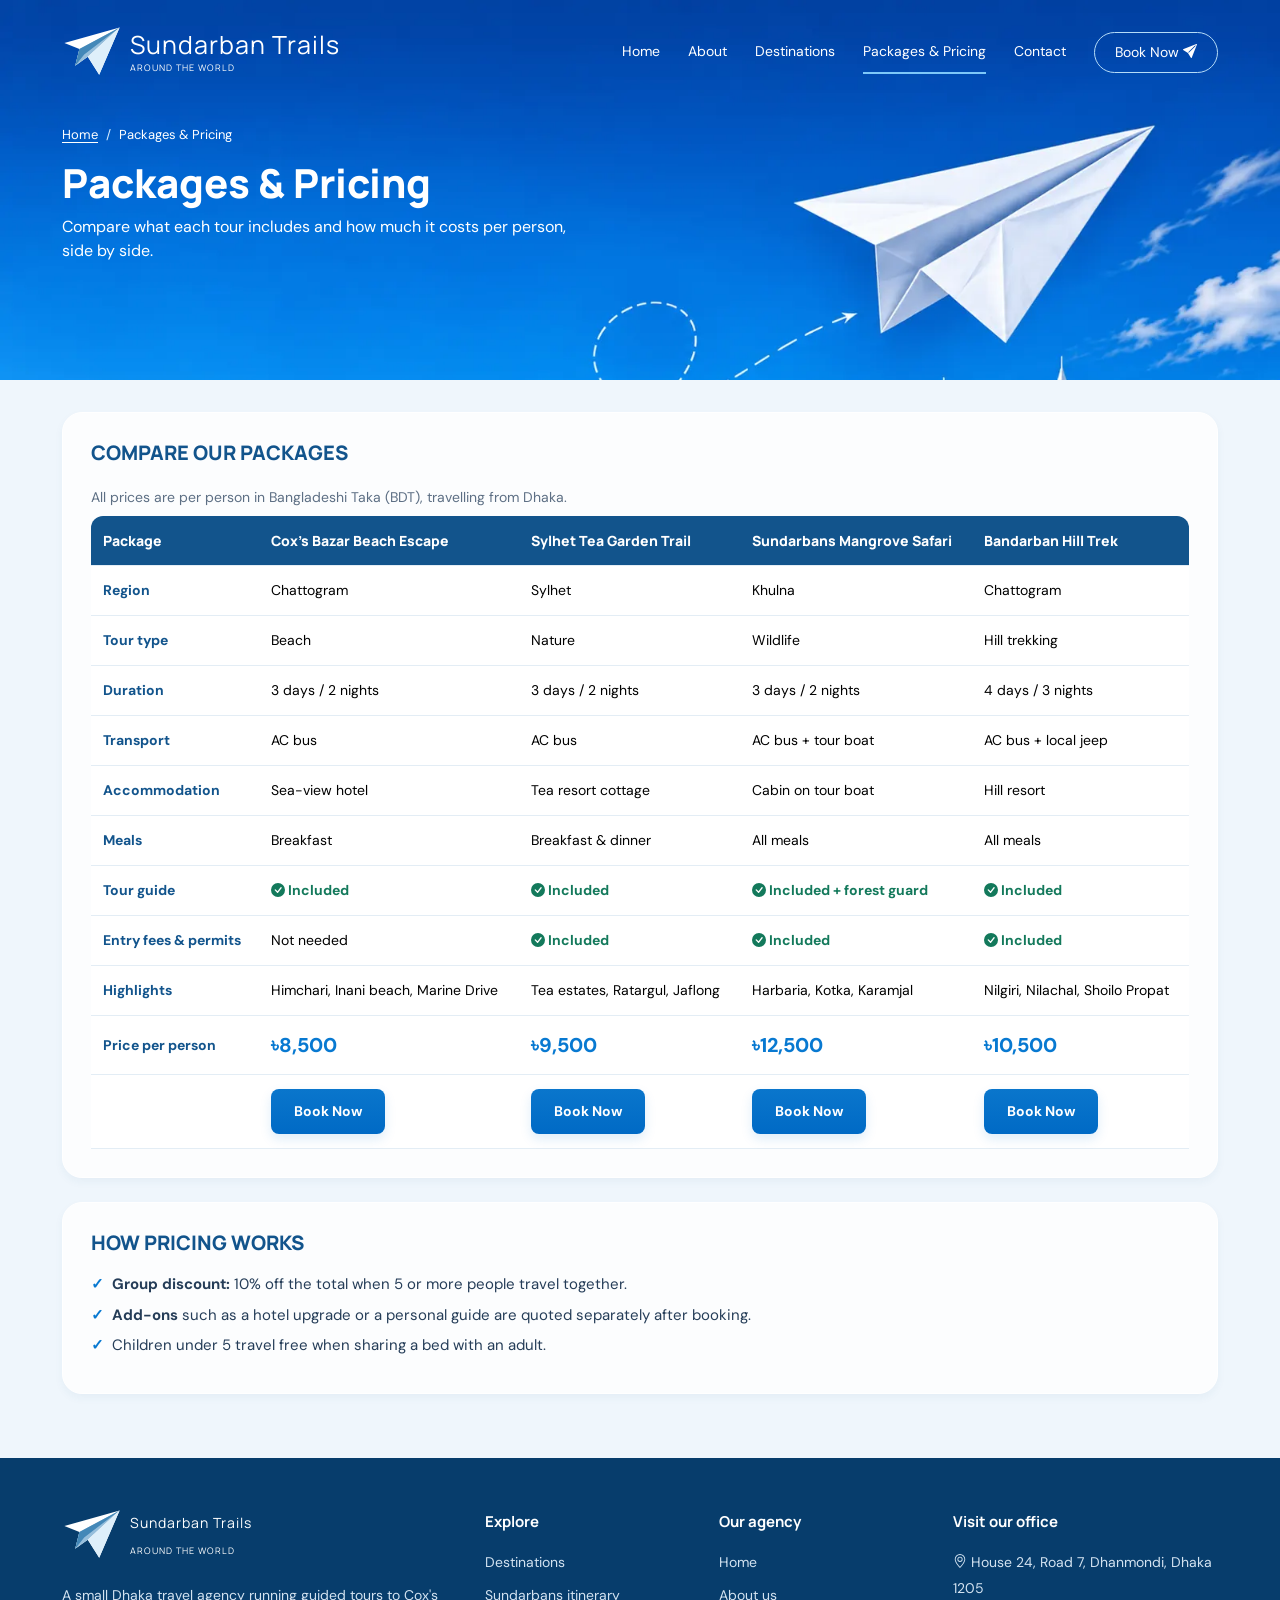
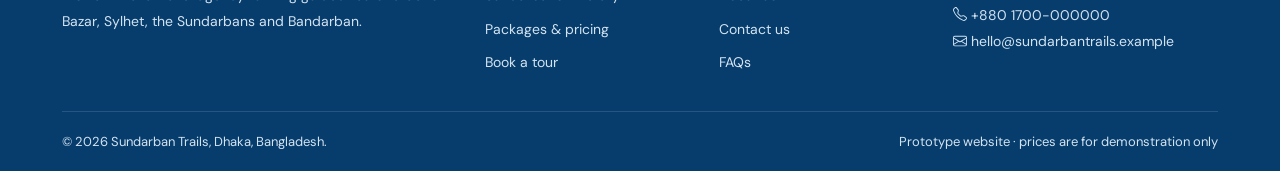
<file: packages.html>
<!doctype html>
<html lang="en">
<head>
  <meta charset="utf-8">
  <meta name="viewport" content="width=device-width, initial-scale=1">
  <meta name="description" content="Compare Sundarban Trails tour packages, inclusions and price per person.">
  <title>Packages &amp; Pricing | Sundarban Trails</title>
  <link rel="icon" href="images/plane.svg" type="image/svg+xml">
  <!-- Site stylesheet -->
  <link href="style.css" rel="stylesheet">
</head>
<body>
  <a class="skip-link" href="#main">Skip to main content</a>

  <!-- ========== Header and main navigation ========== -->
  <header class="site-header">
    <div class="container">
      <nav class="navbar" aria-label="Main navigation">
        <a class="brand" href="index.html"><img src="images/plane.svg" alt="" width="60" height="54"><span>Sundarban Trails<small>AROUND THE WORLD</small></span></a>
        <button class="menu-toggle" type="button" aria-controls="navlinks" aria-expanded="false" aria-label="Open menu"><i class="icon icon-list" aria-hidden="true"></i></button>
        <ul class="navlinks" id="navlinks">
          <li><a href="index.html">Home</a></li>
          <li><a href="about.html">About</a></li>
          <li><a href="destinations.html">Destinations</a></li>
          <li><a class="active" href="packages.html" aria-current="page">Packages &amp; Pricing</a></li>
          <li><a href="contact.html">Contact</a></li>
          <li><a class="nav-cta" href="booking.html">Book Now <i class="icon icon-send-fill" aria-hidden="true"></i></a></li>
        </ul>
      </nav>
    </div>
  </header>

  <main id="main">
    <!-- ========== Page banner with breadcrumb ========== -->
    <section class="subhero">
      <div class="container">
        <nav aria-label="breadcrumb">
          <ol class="breadcrumb">
            <li class="breadcrumb-item"><a href="index.html">Home</a></li>
            <li class="breadcrumb-item active" aria-current="page">Packages &amp; Pricing</li>
          </ol>
        </nav>
        <h1>Packages &amp; Pricing</h1>
        <p>Compare what each tour includes and how much it costs per person, side by side.</p>
      </div>
    </section>

    <div class="container page-content">
      <!-- ========== Package comparison table ========== -->
      <section class="panel" aria-labelledby="compareTitle">
        <div class="section-heading">
          <h2 id="compareTitle">Compare our packages</h2>
        </div>
        <div class="table-responsive">
          <table class="compare-table">
            <caption>All prices are per person in Bangladeshi Taka (BDT), travelling from Dhaka.</caption>
            <thead>
              <tr>
                <th scope="col">Package</th>
                <th scope="col">Cox's Bazar Beach Escape</th>
                <th scope="col">Sylhet Tea Garden Trail</th>
                <th scope="col">Sundarbans Mangrove Safari</th>
                <th scope="col">Bandarban Hill Trek</th>
              </tr>
            </thead>
            <tbody>
              <tr>
                <th scope="row">Region</th>
                <td>Chattogram</td>
                <td>Sylhet</td>
                <td>Khulna</td>
                <td>Chattogram</td>
              </tr>
              <tr>
                <th scope="row">Tour type</th>
                <td>Beach</td>
                <td>Nature</td>
                <td>Wildlife</td>
                <td>Hill trekking</td>
              </tr>
              <tr>
                <th scope="row">Duration</th>
                <td>3 days / 2 nights</td>
                <td>3 days / 2 nights</td>
                <td>3 days / 2 nights</td>
                <td>4 days / 3 nights</td>
              </tr>
              <tr>
                <th scope="row">Transport</th>
                <td>AC bus</td>
                <td>AC bus</td>
                <td>AC bus + tour boat</td>
                <td>AC bus + local jeep</td>
              </tr>
              <tr>
                <th scope="row">Accommodation</th>
                <td>Sea-view hotel</td>
                <td>Tea resort cottage</td>
                <td>Cabin on tour boat</td>
                <td>Hill resort</td>
              </tr>
              <tr>
                <th scope="row">Meals</th>
                <td>Breakfast</td>
                <td>Breakfast &amp; dinner</td>
                <td>All meals</td>
                <td>All meals</td>
              </tr>
              <tr>
                <th scope="row">Tour guide</th>
                <td class="yes"><i class="icon icon-check-circle-fill" aria-hidden="true"></i> Included</td>
                <td class="yes"><i class="icon icon-check-circle-fill" aria-hidden="true"></i> Included</td>
                <td class="yes"><i class="icon icon-check-circle-fill" aria-hidden="true"></i> Included + forest guard</td>
                <td class="yes"><i class="icon icon-check-circle-fill" aria-hidden="true"></i> Included</td>
              </tr>
              <tr>
                <th scope="row">Entry fees &amp; permits</th>
                <td>Not needed</td>
                <td class="yes"><i class="icon icon-check-circle-fill" aria-hidden="true"></i> Included</td>
                <td class="yes"><i class="icon icon-check-circle-fill" aria-hidden="true"></i> Included</td>
                <td class="yes"><i class="icon icon-check-circle-fill" aria-hidden="true"></i> Included</td>
              </tr>
              <tr>
                <th scope="row">Highlights</th>
                <td>Himchari, Inani beach, Marine Drive</td>
                <td>Tea estates, Ratargul, Jaflong</td>
                <td>Harbaria, Kotka, Karamjal</td>
                <td>Nilgiri, Nilachal, Shoilo Propat</td>
              </tr>
              <tr class="price-row">
                <th scope="row">Price per person</th>
                <td>&#2547;8,500</td>
                <td>&#2547;9,500</td>
                <td>&#2547;12,500</td>
                <td>&#2547;10,500</td>
              </tr>
              <tr>
                <th scope="row"><span class="visually-hidden">Book</span></th>
                <td><a class="btn btn-primary" href="booking.html">Book Now</a></td>
                <td><a class="btn btn-primary" href="booking.html">Book Now</a></td>
                <td><a class="btn btn-primary" href="booking.html">Book Now</a></td>
                <td><a class="btn btn-primary" href="booking.html">Book Now</a></td>
              </tr>
            </tbody>
          </table>
        </div>
      </section>

      <!-- ========== Pricing notes ========== -->
      <section class="panel" aria-labelledby="notesTitle">
        <h2 class="section-title mb-3" id="notesTitle">How pricing works</h2>
        <ul class="check-list mb-0">
          <li><strong>Group discount:</strong> 10% off the total when 5 or more people travel together.</li>
          <li><strong>Add-ons</strong> such as a hotel upgrade or a personal guide are quoted separately after booking.</li>
          <li>Children under 5 travel free when sharing a bed with an adult.</li>
        </ul>
      </section>
    </div>
  </main>

  <!-- ========== Footer ========== -->
  <footer class="site-footer">
    <div class="container">
      <div class="footer-grid">
        <div>
          <a class="brand" href="index.html"><img src="images/plane.svg" alt="" width="60" height="54"><span>Sundarban Trails<small>AROUND THE WORLD</small></span></a>
          <p>A small Dhaka travel agency running guided tours to Cox's Bazar, Sylhet, the Sundarbans and Bandarban.</p>
        </div>
        <nav aria-label="Explore">
          <h2>Explore</h2>
          <ul class="footer-links">
            <li><a href="destinations.html">Destinations</a></li>
            <li><a href="destination-sundarbans.html">Sundarbans itinerary</a></li>
            <li><a href="packages.html">Packages &amp; pricing</a></li>
            <li><a href="booking.html">Book a tour</a></li>
          </ul>
        </nav>
        <nav aria-label="Our agency">
          <h2>Our agency</h2>
          <ul class="footer-links">
            <li><a href="index.html">Home</a></li>
            <li><a href="about.html">About us</a></li>
            <li><a href="contact.html">Contact us</a></li>
            <li><a href="contact.html#faq">FAQs</a></li>
          </ul>
        </nav>
        <div>
          <h2>Visit our office</h2>
          <address>
            <p><i class="icon icon-geo-alt" aria-hidden="true"></i> House 24, Road 7, Dhanmondi, Dhaka 1205<br>
            <i class="icon icon-telephone" aria-hidden="true"></i> <a href="tel:+8801700000000">+880 1700-000000</a><br>
            <i class="icon icon-envelope" aria-hidden="true"></i> <a href="mailto:hello@sundarbantrails.example">hello@sundarbantrails.example</a></p>
          </address>
        </div>
      </div>
      <div class="footer-bottom">
        <span>&copy; 2026 Sundarban Trails, Dhaka, Bangladesh.</span>
        <span>Prototype website &middot; prices are for demonstration only</span>
      </div>
    </div>
  </footer>

  <!-- Scroll-to-top button (shown by app.js after scrolling down) -->
  <button class="scroll-top" id="scrollTop" type="button" aria-label="Back to top"><i class="icon icon-arrow-up" aria-hidden="true"></i></button>

  <script src="app.js"></script>
</body>
</html>
</file>
<file: style.css>
/* ==========================================================================
   Sundarban Trails — single external stylesheet (style.css)
   Plain CSS only (no framework): base styles, layout grid, components
   and the site's visual design all live in this one file.

   Contents
   1. Fonts, colour variables and base elements
   2. Layout: container, grid and helper classes
   3. Buttons
   4. Header and navigation
   5. Home: hero destination slider
   6. Home: welcome, benefits, featured package, call to action
   7. Inner page banner (subhero) and breadcrumbs
   8. Panels, section headings and cards
   9. Destinations: filter bar
   10. Destination detail: facts and itinerary
   11. Packages: comparison table
   12. About: history timeline and staff
   13. Forms, validation messages and cost estimator
   14. Contact: office details and FAQ accordion
   15. Footer and scroll-to-top button
   16. Icons (inline SVG shapes drawn with CSS masks)
   17. Responsive breakpoints (tablet 991px, mobile 767px)
   ========================================================================== */

/* ---------- 1. Fonts, colour variables and base elements ---------- */
@import url("https://fonts.googleapis.com/css2?family=DM+Sans:wght@400;500;600;700&family=Manrope:wght@400;500;600;700;800&family=Caveat:wght@500&display=swap");

:root {
  --blue: #0879d1;   /* primary accent */
  --deep: #12548c;   /* headings */
  --ink: #253d58;    /* body text */
  --muted: #5d6f84;  /* secondary text (meets 4.5:1 on white) */
  --pale: #eef6fc;   /* page background tint */
  --error: #b42318;  /* validation errors */
}

*,
*::before,
*::after {
  box-sizing: border-box;
}

html {
  scroll-behavior: smooth;
}

body {
  margin: 0;
  background: #eff6fc;
  color: var(--ink);
  font-family: "DM Sans", sans-serif;
  font-size: 16px;
  font-weight: 400;
  line-height: 1.5;
  -webkit-text-size-adjust: 100%;
  -webkit-tap-highlight-color: transparent;
  overflow-x: hidden; /* guarantees no horizontal scrolling */
}

h1,
h2,
h3,
h4 {
  margin: 0 0 8px;
  font-weight: 500;
  line-height: 1.2;
}

h1,
h2,
h3,
h4,
.brand {
  font-family: Manrope, sans-serif;
}

/* default heading sizes grow slightly with the screen width */
h1 {
  font-size: calc(22px + 1.5vw);
}

h2 {
  font-size: calc(21.2px + 0.9vw);
}

h3 {
  font-size: calc(20.8px + 0.6vw);
}

@media (min-width: 1200px) {
  h1 {
    font-size: 40px;
  }

  h2 {
    font-size: 32px;
  }

  h3 {
    font-size: 28px;
  }
}

p,
ol,
ul,
dl,
address {
  margin: 0 0 16px;
}

ol,
ul {
  padding-left: 32px;
}

dt {
  font-weight: 700;
}

dd {
  margin: 0 0 8px;
}

strong {
  font-weight: bolder;
}

small {
  font-size: 0.875em;
}

address {
  font-style: normal;
}

figure {
  margin: 0 0 16px;
}

a {
  text-decoration: none;
  color: inherit;
}

img {
  max-width: 100%;
}

img,
svg {
  vertical-align: middle;
}

table {
  caption-side: bottom;
  border-collapse: collapse;
}

th {
  text-align: inherit;
  text-align: -webkit-match-parent;
}

thead,
tbody,
tr,
td,
th {
  border: 0 solid;
  border-color: inherit;
}

label,
output {
  display: inline-block;
}

/* form controls use the page font instead of the browser default */
input,
button,
select,
textarea {
  margin: 0;
  font-family: inherit;
  font-size: inherit;
  line-height: inherit;
}

button {
  border-radius: 0;
  cursor: pointer;
}

textarea {
  resize: vertical;
}

fieldset {
  min-width: 0;
  padding: 0;
  margin: 0;
  border: 0;
}

legend + * {
  clear: left;
}

::-webkit-datetime-edit-fields-wrapper,
::-webkit-datetime-edit-text,
::-webkit-datetime-edit-minute,
::-webkit-datetime-edit-hour-field,
::-webkit-datetime-edit-day-field,
::-webkit-datetime-edit-month-field,
::-webkit-datetime-edit-year-field {
  padding: 0;
}

::-webkit-inner-spin-button {
  height: auto;
}

/* elements with the hidden attribute (filter results, booking list) stay hidden */
[hidden] {
  display: none !important;
}

button,
a,
input,
select,
textarea {
  outline-offset: 4px;
}

/* no focus ring after a mouse click, but keep it for keyboard users */
button:focus:not(:focus-visible) {
  outline: 0;
}

/* ---------- 2. Layout: container, grid and helper classes ---------- */
.container {
  width: 100%;
  max-width: 1180px;
  margin-left: auto;
  margin-right: auto;
  padding-left: 12px;
  padding-right: 12px;
}

/* 12-column flexbox grid: .row holds columns; --gap-x/--gap-y set the gutters */
.row {
  --gap-x: 24px;
  --gap-y: 0px;
  display: flex;
  flex-wrap: wrap;
  margin-top: calc(-1 * var(--gap-y));
  margin-left: calc(-0.5 * var(--gap-x));
  margin-right: calc(-0.5 * var(--gap-x));
}

.row > * {
  flex-shrink: 0;
  width: 100%;
  max-width: 100%;
  padding-left: calc(0.5 * var(--gap-x));
  padding-right: calc(0.5 * var(--gap-x));
  margin-top: var(--gap-y);
}

.g-3 {
  --gap-x: 16px;
  --gap-y: 16px;
}

.g-4 {
  --gap-x: 24px;
  --gap-y: 24px;
}

.col-12 {
  flex: 0 0 auto;
  width: 100%;
}

@media (min-width: 576px) {
  .col-sm-6 {
    flex: 0 0 auto;
    width: 50%;
  }
}

@media (min-width: 768px) {
  .col-md-6 {
    flex: 0 0 auto;
    width: 50%;
  }
}

@media (min-width: 992px) {
  .col-lg-3 {
    flex: 0 0 auto;
    width: 25%;
  }

  .col-lg-4 {
    flex: 0 0 auto;
    width: 33.33333333%;
  }

  .col-lg-5 {
    flex: 0 0 auto;
    width: 41.66666667%;
  }

  .col-lg-7 {
    flex: 0 0 auto;
    width: 58.33333333%;
  }

  .col-lg-8 {
    flex: 0 0 auto;
    width: 66.66666667%;
  }
}

/* spacing and helper classes (!important so they win over component rules) */
.mt-2 { margin-top: 8px !important; }
.mt-3 { margin-top: 16px !important; }
.mt-4 { margin-top: 24px !important; }
.mt-5 { margin-top: 48px !important; }
.mb-0 { margin-bottom: 0 !important; }
.mb-2 { margin-bottom: 8px !important; }
.mb-3 { margin-bottom: 16px !important; }
.mb-4 { margin-bottom: 24px !important; }
.mb-5 { margin-bottom: 48px !important; }
.h-100 { height: 100% !important; }
.fw-bold { font-weight: 700 !important; }
.align-items-center { align-items: center !important; }

/* hidden visually but still read by screen readers */
.visually-hidden,
.skip-link:not(:focus):not(:focus-within) {
  position: absolute !important;
  width: 1px !important;
  height: 1px !important;
  padding: 0 !important;
  margin: -1px !important;
  overflow: hidden !important;
  clip: rect(0, 0, 0, 0) !important;
  white-space: nowrap !important;
  border: 0 !important;
}

/* "Skip to main content" link: appears at the top-left on keyboard focus */
.skip-link {
  position: absolute;
  z-index: 100;
  padding: 16px;
  background: white;
}

/* makes a whole card clickable from the link inside it */
.stretched-link::after {
  content: "";
  position: absolute;
  inset: 0;
  z-index: 1;
}

/* ---------- 3. Buttons ---------- */
.btn {
  display: inline-block;
  padding: 12px 23px;
  font-size: 14px;
  font-weight: 700;
  line-height: 1.5;
  text-align: center;
  vertical-align: middle;
  cursor: pointer;
  user-select: none;
  border: 1px solid transparent;
  border-radius: 8px;
  background-color: transparent;
  transition: color 0.15s ease-in-out, background-color 0.15s ease-in-out,
    border-color 0.15s ease-in-out, box-shadow 0.15s ease-in-out;
}

.btn:focus-visible {
  outline: 0;
}

.btn-primary {
  color: white;
  background: linear-gradient(#0a76cc, #006ac5);
  border: 0;
  box-shadow: 0 5px 12px #0879d122;
}

.btn-primary:focus-visible {
  box-shadow: 0 0 0 4px rgba(49, 132, 253, 0.5);
}

.btn-outline-primary {
  color: var(--deep);
  border-color: #c4d7e7;
}

.btn-outline-primary:hover,
.btn-outline-primary:focus-visible,
.btn-outline-primary:active {
  color: white;
  background-color: #0d6efd;
  border-color: #0d6efd;
}

.btn-outline-primary:focus-visible {
  box-shadow: 0 0 0 4px rgba(13, 110, 253, 0.5);
}

.btn-light {
  color: var(--deep);
  background: white;
  border-color: #f8f9fa;
}

.btn-light:hover,
.btn-light:focus-visible {
  color: black;
  background-color: #d3d4d5;
  border-color: #c6c7c8;
}

.btn-light:active {
  color: black;
  background-color: #c6c7c8;
  border-color: #babbbc;
}

.btn-light:focus-visible {
  box-shadow: 0 0 0 4px rgba(211, 212, 213, 0.5);
}

/* ---------- 4. Header and navigation ---------- */
.site-header {
  position: absolute;
  top: 0;
  left: 0;
  width: 100%;
  z-index: 5;
  color: white;
}

.navbar {
  position: relative;
  display: flex;
  flex-wrap: wrap;
  align-items: center;
  justify-content: space-between;
  padding: 25px 0;
}

.brand {
  display: flex;
  align-items: center;
  gap: 8px;
  color: white;
  font-size: 25px;
  letter-spacing: 1px;
  line-height: 1.1;
}

.brand img {
  width: 60px;
}

.brand small {
  display: block;
  font-size: 9px;
  letter-spacing: 1px;
  margin-top: 5px;
}

.navlinks {
  display: flex;
  align-items: center;
  gap: 28px;
  font-size: 14px;
  list-style: none;
  margin: 0;
  padding: 0;
}

.navlinks a {
  display: block;
  padding: 10px 0;
  border-bottom: 2px solid transparent;
}

.navlinks a.active,
.navlinks a:hover {
  border-color: #7dc8f9;
}

/* "Book Now" pill in the menu */
.navlinks .nav-cta {
  border: 1px solid #b5dcf8;
  border-radius: 25px;
  padding: 9px 20px;
}

.navlinks .nav-cta.active,
.navlinks .nav-cta:hover {
  background: #ffffff26;
}

.menu-toggle {
  display: none;
  background: transparent;
  border: 1px solid #fff8;
  color: white;
  border-radius: 5px;
  font-size: 24px;
  line-height: 1;
  padding: 6px 10px;
}

/* ---------- 5. Home: hero destination slider ---------- */
.hero {
  position: relative;
  height: 680px;
  color: white;
  background: #064caf;
  overflow: hidden;
}

.slide {
  position: absolute;
  inset: 0;
  margin: 0;
  opacity: 0;
  transition: opacity 0.8s ease;
}

.slide.active {
  opacity: 1;
}

.slide img {
  width: 100%;
  height: 100%;
  object-fit: cover;
}

/* dark overlay keeps white text readable on every photo */
.slide::after {
  content: "";
  position: absolute;
  inset: 0;
  background: linear-gradient(90deg, #031f45d9 0%, #031f4573 55%, #031f4526 100%),
    linear-gradient(#031f4599, transparent 30%);
}

.slide figcaption {
  position: absolute;
  right: 40px;
  bottom: 70px;
  z-index: 1;
  font-size: 14px;
  background: #031f4599;
  padding: 6px 14px;
  border-radius: 20px;
}

.hero-copy {
  position: relative;
  z-index: 2;
  padding-top: 172px;
}

.hero h1 {
  font-size: 80px;
  line-height: 1;
  font-weight: 800;
  letter-spacing: -3px;
  margin-bottom: 6px;
}

.hero h1 span {
  display: block;
  font-size: 35px;
  letter-spacing: 0;
  margin-top: 9px;
}

.script {
  font-family: Caveat, cursive;
  font-size: 37px;
  margin: 18px 0;
}

.hero-copy p:not(.script) {
  max-width: 340px;
  line-height: 1.7;
  margin-bottom: 25px;
}

.slider-btn {
  position: absolute;
  top: 50%;
  z-index: 3;
  transform: translateY(-50%);
  width: 46px;
  height: 46px;
  border-radius: 50%;
  border: 1px solid #ffffff80;
  background: #031f4566;
  color: white;
  font-size: 20px;
}

.slider-btn:hover {
  background: #031f45b3;
}

.slider-btn.prev {
  left: 20px;
}

.slider-btn.next {
  right: 20px;
}

.slider-dots {
  position: absolute;
  bottom: 28px;
  left: 0;
  right: 0;
  z-index: 3;
  display: flex;
  justify-content: center;
  gap: 10px;
}

.slider-dots button {
  width: 12px;
  height: 12px;
  padding: 0;
  border-radius: 50%;
  border: 2px solid white;
  background: transparent;
}

.slider-dots button.active {
  background: white;
}

/* ---------- 6. Home: welcome, benefits, featured package, call to action ---------- */
.welcome {
  padding: 50px 0 10px;
  text-align: center;
}

.welcome h2 {
  font-size: 32px;
  font-weight: 800;
  color: var(--deep);
}

.welcome > p {
  max-width: 720px;
  margin: 12px auto 0;
  line-height: 1.7;
}

.benefits {
  padding: 35px 10px;
  display: grid;
  grid-template-columns: repeat(4, 1fr);
  gap: 30px;
  text-align: left;
}

.benefit {
  display: flex;
  gap: 17px;
  align-items: center;
}

.ice-icon {
  width: 80px;
  height: 85px;
  flex-shrink: 0;
  display: grid;
  place-items: center;
  background: linear-gradient(135deg, #d8e8f4 0%, white 30%, #f8fcff 65%, #d2e4f2 100%);
  clip-path: polygon(18% 0, 80% 0, 100% 25%, 100% 82%, 79% 100%, 12% 93%, 0 70%, 0 17%);
  filter: drop-shadow(0 8px 5px #3f6c9c33);
  color: var(--blue);
  font-size: 37px;
}

.benefit h3 {
  font-size: 14px;
  font-weight: 800;
  color: var(--deep);
  line-height: 1.5;
  margin: 0 0 5px;
}

.benefit p {
  font-size: 13px;
  margin: 0;
  line-height: 1.5;
}

.featured {
  display: grid;
  grid-template-columns: 1.1fr 1fr;
  gap: 35px;
  align-items: center;
}

.featured img {
  width: 100%;
  height: 360px;
  object-fit: cover;
  border-radius: 16px;
}

.featured h3 {
  font-size: 26px;
  font-weight: 800;
  color: var(--deep);
}

.check-list {
  list-style: none;
  padding: 0;
  margin: 18px 0;
}

.check-list li {
  margin-bottom: 8px;
  font-size: 15px;
}

.check-list li::before {
  content: "✓";
  color: var(--blue);
  font-weight: 700;
  margin-right: 8px;
}

.cta-band {
  border-radius: 18px;
  background: linear-gradient(110deg, #258fde, #3ea9ec);
  color: white;
  padding: 35px 40px;
  display: flex;
  align-items: center;
  justify-content: space-between;
  gap: 30px;
  margin-bottom: 45px;
}

.cta-band h2 {
  font-size: 26px;
  font-weight: 800;
}

.cta-band p {
  margin: 0;
}

/* ---------- 7. Inner page banner (subhero) and breadcrumbs ---------- */
.subhero {
  background: #064caf url("images/hero-papercraft.webp") center top / cover no-repeat;
  color: white;
  min-height: 380px;
  padding: 125px 0 30px;
}

.subhero h1 {
  max-width: 650px;
  font-size: 40px;
  font-weight: 800;
}

.subhero p {
  max-width: 520px;
}

.breadcrumb {
  display: flex;
  flex-wrap: wrap;
  list-style: none;
  padding: 0;
  font-size: 13px;
  margin-bottom: 14px;
}

/* "/" separator between breadcrumb items */
.breadcrumb-item + .breadcrumb-item {
  padding-left: 8px;
}

.breadcrumb-item + .breadcrumb-item::before {
  content: "/";
  float: left;
  padding-right: 8px;
  color: #d6ecff;
}

.breadcrumb-item.active {
  color: white;
}

.breadcrumb a {
  color: white;
  text-decoration: underline;
  text-underline-offset: 3px;
}

.page-content {
  padding-top: 32px;
  padding-bottom: 40px;
  min-height: 450px;
}

/* ---------- 8. Panels, section headings and cards ---------- */
.panel {
  background: #ffffffcc;
  border: 1px solid white;
  border-radius: 20px;
  padding: 28px;
  box-shadow: 0 4px 9px #2c648c0d;
  margin-bottom: 24px;
}

.section-heading {
  display: flex;
  justify-content: space-between;
  align-items: center;
  gap: 15px;
  margin-bottom: 22px;
}

.section-heading h2,
.section-title {
  font-size: 20px;
  font-weight: 800;
  color: var(--deep);
  margin: 0;
  text-transform: uppercase;
}

.section-heading a {
  font-size: 13px;
  font-weight: 700;
  color: var(--blue);
}

.trip-card {
  position: relative; /* the title's .stretched-link makes the whole card clickable */
  height: 100%;
  display: flex;
  flex-direction: column;
  background: white;
  border-radius: 17px;
  overflow: hidden;
  box-shadow: 0 4px 9px #2c648c23;
  border: 1px solid #e3edf5;
  transition: transform 0.2s;
}

.trip-card:hover {
  transform: translateY(-5px);
}

.trip-photo {
  height: 190px;
  position: relative;
  overflow: hidden;
}

.trip-photo img {
  height: 100%;
  width: 100%;
  object-fit: cover;
  transition: transform 0.4s;
}

.trip-card:hover img {
  transform: scale(1.04);
}

.trip-photo::after {
  content: "";
  position: absolute;
  bottom: -1px;
  right: 0;
  border-left: 33px solid transparent;
  border-bottom: 32px solid white;
}

.tag {
  position: absolute;
  top: 12px;
  left: 12px;
  z-index: 1;
  background: white;
  color: var(--deep);
  font-size: 12px;
  font-weight: 700;
  border-radius: 20px;
  padding: 4px 11px;
}

.trip-body {
  padding: 17px;
  display: flex;
  flex-direction: column;
  flex: 1;
}

.trip-body h3 {
  font-size: 17px;
  font-weight: 800;
  margin-bottom: 10px;
}

.trip-body > p {
  font-size: 14px;
  color: var(--muted);
}

.trip-meta {
  display: flex;
  justify-content: space-between;
  flex-wrap: wrap;
  font-size: 13px;
  color: var(--muted);
  gap: 6px;
}

.trip-bottom {
  display: flex;
  align-items: center;
  justify-content: space-between;
  flex-wrap: wrap;
  gap: 10px;
  margin-top: auto;
  padding-top: 17px;
}

.trip-card h3 a:hover {
  color: var(--blue);
}

/* visible keyboard focus around the whole clickable card */
.trip-card:focus-within {
  outline: 3px solid var(--blue);
  outline-offset: 3px;
}

.trip-card h3 a:focus-visible {
  outline: none;
}

.trip-actions {
  position: relative; /* keeps "Book Now" clickable above the card link */
  z-index: 2;
  display: flex;
  gap: 8px;
  flex-wrap: wrap;
}

.trip-actions .btn {
  padding: 8px 14px;
  font-size: 13px;
}

.price {
  font-size: 23px;
  font-weight: 800;
  color: var(--blue);
  line-height: 1.1;
}

.per-person {
  display: block;
  font-size: 12px;
  color: var(--muted);
  margin-top: 4px;
}

.empty {
  text-align: center;
  padding: 50px 20px;
  background: white;
  border-radius: 20px;
}

.empty i {
  font-size: 50px;
  color: var(--blue);
}

.empty h3 {
  margin: 15px 0 10px;
  font-size: 22px;
}

/* small uppercase label above a heading */
.eyebrow {
  color: var(--blue);
  font-size: 13px;
  font-weight: 700;
  letter-spacing: 1px;
  margin-bottom: 8px;
}

/* ---------- 9. Destinations: filter bar ---------- */
.filter-bar {
  display: grid;
  grid-template-columns: 1fr 1.4fr;
  gap: 24px;
  align-items: end;
}

.filter-bar label {
  font-weight: 700;
  font-size: 14px;
  margin-bottom: 8px;
}

.result-count {
  font-size: 14px;
  color: var(--muted);
  margin-bottom: 18px;
}

/* ---------- 10. Destination detail: facts and itinerary ---------- */
.detail-image {
  width: 100%;
  height: 380px;
  object-fit: cover;
  border-radius: 16px;
}

.facts {
  list-style: none;
  padding: 0;
  margin: 0;
}

.facts li {
  display: flex;
  justify-content: space-between;
  gap: 15px;
  padding: 11px 0;
  border-bottom: 1px solid #e3edf5;
  font-size: 15px;
}

.facts li span {
  color: var(--muted);
}

.itinerary {
  list-style: none;
  padding: 0;
  margin: 0;
  border-left: 3px solid #b5dcf8;
}

.itinerary li {
  position: relative;
  padding: 0 0 26px 30px;
}

.itinerary li::before {
  content: "";
  position: absolute;
  left: -10px;
  top: 3px;
  width: 17px;
  height: 17px;
  border-radius: 50%;
  background: var(--blue);
  border: 3px solid white;
  box-shadow: 0 0 0 2px #b5dcf8;
}

.itinerary h3 {
  font-size: 18px;
  font-weight: 800;
  color: var(--deep);
}

.itinerary p {
  margin: 0;
  line-height: 1.7;
}

/* ---------- 11. Packages: comparison table ---------- */
/* lets the wide table scroll sideways on small screens */
.table-responsive {
  overflow-x: auto;
  -webkit-overflow-scrolling: touch;
}

.compare-table {
  width: 100%;
  min-width: 760px;
  margin: 0;
  font-size: 14px;
}

.compare-table caption {
  caption-side: top;
  color: var(--muted);
  padding: 0 0 8px;
  text-align: left;
}

.compare-table th,
.compare-table td {
  padding: 14px 12px;
  vertical-align: middle;
  color: black;
  background-color: white;
  border-bottom-width: 1px;
  border-color: #e3edf5;
}

.compare-table thead th {
  background: var(--deep);
  color: white;
  font-family: Manrope, sans-serif;
  font-weight: 800;
}

.compare-table thead th:first-child {
  border-top-left-radius: 12px;
}

.compare-table thead th:last-child {
  border-top-right-radius: 12px;
}

.compare-table tbody th {
  color: var(--deep);
  white-space: nowrap;
}

.compare-table .yes {
  color: #13795b;
  font-weight: 700;
}

.compare-table .price-row td {
  font-size: 20px;
  font-weight: 800;
  color: var(--blue);
}

/* ---------- 12. About: history timeline and staff ---------- */
.about-image {
  width: 100%;
  height: 380px;
  object-fit: cover;
  border-radius: 16px;
}

.staff-card {
  height: 100%;
  background: white;
  border-radius: 17px;
  border: 1px solid #e3edf5;
  box-shadow: 0 4px 9px #2c648c23;
  padding: 24px;
  text-align: center;
}

.staff-card img {
  width: 120px;
  height: 120px;
  border-radius: 50%;
  margin-bottom: 16px;
  border: 4px solid var(--pale);
}

.staff-card h3 {
  font-size: 18px;
  font-weight: 800;
  margin-bottom: 2px;
}

.staff-card .role {
  color: var(--blue);
  font-weight: 700;
  font-size: 14px;
  margin-bottom: 10px;
}

.staff-card p {
  font-size: 14px;
  margin: 0;
}

/* ---------- 13. Forms, validation messages and cost estimator ---------- */
.form-label,
legend {
  font-weight: 700;
  font-size: 14px;
  margin-bottom: 8px;
}

legend {
  float: left;
  width: 100%;
  padding: 0;
  line-height: inherit;
}

/* text boxes, text areas and drop-down lists */
.form-control,
.form-select {
  display: block;
  width: 100%;
  padding: 12px;
  font-size: 14px;
  font-weight: 400;
  line-height: 1.5;
  color: #212529;
  appearance: none;
  background-color: white;
  background-clip: padding-box;
  border: 1px solid #c9d9e6;
  border-radius: 8px;
  transition: border-color 0.15s ease-in-out, box-shadow 0.15s ease-in-out;
}

.form-control::placeholder {
  color: rgba(33, 37, 41, 0.75);
  opacity: 1;
}

.form-control::-webkit-date-and-time-value {
  min-width: 85px;
  height: 1.5em;
  margin: 0;
}

.form-control::-webkit-datetime-edit {
  display: block;
  padding: 0;
}

/* drop-down arrow drawn with an inline SVG */
.form-select {
  background-image: url("data:image/svg+xml,%3csvg xmlns='http://www.w3.org/2000/svg' viewBox='0 0 16 16'%3e%3cpath fill='none' stroke='%23343a40' stroke-linecap='round' stroke-linejoin='round' stroke-width='2' d='m2 5 6 6 6-6'/%3e%3c/svg%3e");
  background-repeat: no-repeat;
  background-position: right 12px center;
  background-size: 16px 12px;
}

.form-select:-moz-focusring {
  color: transparent;
  text-shadow: 0 0 0 #212529;
}

.form-control:focus,
.form-select:focus {
  border-color: #86b7fe;
  outline: 0;
  box-shadow: 0 0 0 4px rgba(13, 110, 253, 0.25);
}

/* radio buttons and checkboxes */
.form-check {
  display: block;
  min-height: 24px;
  padding-left: 1.5em;
  margin-bottom: 2px;
}

.form-check-inline {
  display: inline-block;
  margin-right: 16px;
}

.form-check-input {
  float: left;
  flex-shrink: 0;
  width: 1em;
  height: 1em;
  margin: 0.25em 0 0 -1.5em;
  vertical-align: top;
  appearance: none;
  background-color: white;
  background-repeat: no-repeat;
  background-position: center;
  background-size: contain;
  border: 1px solid #dee2e6;
  print-color-adjust: exact;
}

.form-check-input[type="checkbox"] {
  border-radius: 0.25em;
}

.form-check-input[type="radio"] {
  border-radius: 50%;
}

.form-check-input:active {
  filter: brightness(90%);
}

.form-check-input:focus {
  border-color: #86b7fe;
  outline: 0;
  box-shadow: 0 0 0 4px rgba(13, 110, 253, 0.25);
}

.form-check-input:checked {
  background-color: #0d6efd;
  border-color: #0d6efd;
}

.form-check-input:checked[type="checkbox"] {
  background-image: url("data:image/svg+xml,%3csvg xmlns='http://www.w3.org/2000/svg' viewBox='0 0 20 20'%3e%3cpath fill='none' stroke='%23fff' stroke-linecap='round' stroke-linejoin='round' stroke-width='3' d='m6 10 3 3 6-6'/%3e%3c/svg%3e");
}

.form-check-input:checked[type="radio"] {
  background-image: url("data:image/svg+xml,%3csvg xmlns='http://www.w3.org/2000/svg' viewBox='-4 -4 8 8'%3e%3ccircle r='2' fill='%23fff'/%3e%3c/svg%3e");
}

.form-check-label {
  font-size: 14px;
}

/* price range slider (destinations filter) */
.form-range {
  width: 100%;
  height: 24px;
  padding: 0;
  appearance: none;
  background-color: transparent;
}

.form-range:focus {
  outline: 0;
}

.form-range::-webkit-slider-runnable-track {
  width: 100%;
  height: 8px;
  color: transparent;
  cursor: pointer;
  background-color: #e9ecef;
  border-color: transparent;
  border-radius: 16px;
}

.form-range::-moz-range-track {
  width: 100%;
  height: 8px;
  color: transparent;
  cursor: pointer;
  background-color: #e9ecef;
  border-color: transparent;
  border-radius: 16px;
}

.form-range::-webkit-slider-thumb {
  width: 16px;
  height: 16px;
  margin-top: -4px;
  appearance: none;
  background-color: #0d6efd;
  border: 0;
  border-radius: 16px;
  transition: background-color 0.15s ease-in-out, box-shadow 0.15s ease-in-out;
}

.form-range::-moz-range-thumb {
  width: 16px;
  height: 16px;
  appearance: none;
  background-color: #0d6efd;
  border: 0;
  border-radius: 16px;
  transition: background-color 0.15s ease-in-out, box-shadow 0.15s ease-in-out;
}

.form-range::-webkit-slider-thumb:active {
  background-color: #b6d4fe;
}

.form-range::-moz-range-thumb:active {
  background-color: #b6d4fe;
}

.form-range:focus::-webkit-slider-thumb {
  box-shadow: 0 0 0 1px white, 0 0 0 4px rgba(13, 110, 253, 0.25);
}

.form-range:focus::-moz-range-thumb {
  box-shadow: 0 0 0 1px white, 0 0 0 4px rgba(13, 110, 253, 0.25);
}

.required {
  color: var(--error);
}

.error-message {
  min-height: 20px;
  margin: 5px 0 0;
  font-size: 13px;
  color: var(--error);
}

/* invalid field: red border plus a small warning icon inside the box */
.form-control.is-invalid,
.form-select.is-invalid {
  border-color: var(--error);
}

.form-control.is-invalid {
  padding-right: calc(1.5em + 12px);
  background-image: url("data:image/svg+xml,%3csvg xmlns='http://www.w3.org/2000/svg' viewBox='0 0 12 12' width='12' height='12' fill='none' stroke='%23dc3545'%3e%3ccircle cx='6' cy='6' r='4.5'/%3e%3cpath stroke-linejoin='round' d='M5.8 3.6h.4L6 6.5z'/%3e%3ccircle cx='6' cy='8.2' r='.6' fill='%23dc3545' stroke='none'/%3e%3c/svg%3e");
  background-repeat: no-repeat;
  background-position: right calc(0.375em + 3px) center;
  background-size: calc(0.75em + 6px) calc(0.75em + 6px);
}

textarea.form-control.is-invalid {
  background-position: top calc(0.375em + 3px) right calc(0.375em + 3px);
}

.form-select.is-invalid {
  padding-right: 66px;
  background-image: url("data:image/svg+xml,%3csvg xmlns='http://www.w3.org/2000/svg' viewBox='0 0 16 16'%3e%3cpath fill='none' stroke='%23343a40' stroke-linecap='round' stroke-linejoin='round' stroke-width='2' d='m2 5 6 6 6-6'/%3e%3c/svg%3e"),
    url("data:image/svg+xml,%3csvg xmlns='http://www.w3.org/2000/svg' viewBox='0 0 12 12' width='12' height='12' fill='none' stroke='%23dc3545'%3e%3ccircle cx='6' cy='6' r='4.5'/%3e%3cpath stroke-linejoin='round' d='M5.8 3.6h.4L6 6.5z'/%3e%3ccircle cx='6' cy='8.2' r='.6' fill='%23dc3545' stroke='none'/%3e%3c/svg%3e");
  background-position: right 12px center, center right 36px;
  background-size: 16px 12px, calc(0.75em + 6px) calc(0.75em + 6px);
}

.form-control.is-invalid:focus,
.form-select.is-invalid:focus {
  border-color: #dc3545;
  box-shadow: 0 0 0 4px rgba(220, 53, 69, 0.25);
}

/* green "request sent" message */
.alert {
  position: relative;
  padding: 16px;
  margin-bottom: 16px;
  color: #0a3622;
  background-color: #d1e7dd;
  border: 1px solid #a3cfbb;
  border-radius: 6px;
}

.form-actions {
  display: flex;
  gap: 12px;
  flex-wrap: wrap;
}

.estimate {
  position: sticky;
  top: 20px;
}

.estimate dl {
  margin: 0;
}

.estimate dl div {
  display: flex;
  justify-content: space-between;
  gap: 10px;
  padding: 10px 0;
  border-bottom: 1px solid #e3edf5;
  font-size: 15px;
}

.estimate dt {
  font-weight: 500;
}

.estimate dd {
  margin: 0;
  font-weight: 700;
}

.estimate .discount dd {
  color: #13795b;
}

.estimate .final {
  border-bottom: 0;
  font-size: 18px;
}

.estimate .final dd {
  font-size: 24px;
  color: var(--blue);
}

.note {
  font-size: 13px;
  color: var(--muted);
}

/* list of submitted booking requests */
.section-heading .count {
  color: var(--muted);
  font-size: 16px;
}

.booking-list {
  list-style: none;
  padding: 0;
  margin-bottom: 16px;
}

.booking-item {
  height: 100%;
  background: white;
  border: 1px solid #e3edf5;
  border-radius: 15px;
  padding: 18px 20px;
  box-shadow: 0 4px 9px #2c648c14;
}

.booking-item header {
  display: flex;
  justify-content: space-between;
  align-items: baseline;
  gap: 10px;
  border-bottom: 1px solid #e3edf5;
  padding-bottom: 10px;
  margin-bottom: 8px;
}

.booking-item h3 {
  font-size: 17px;
  font-weight: 800;
  color: var(--deep);
  margin: 0;
}

.booking-item header .price {
  font-size: 19px;
  white-space: nowrap;
}

.booking-item dl {
  margin: 0;
  font-size: 14px;
}

.booking-item dl div {
  display: flex;
  gap: 12px;
  padding: 4px 0;
}

.booking-item dt {
  flex: 0 0 105px;
  font-weight: 500;
  color: var(--muted);
}

.booking-item dd {
  margin: 0;
  overflow-wrap: anywhere;
}

/* ---------- 14. Contact: office details and FAQ accordion ---------- */
.contact-info h3 {
  font-size: 17px;
  font-weight: 800;
  color: var(--deep);
}

.contact-info p {
  font-size: 15px;
}

.contact-info i {
  font-size: 28px;
  color: var(--blue);
}

/* FAQ accordion: app.js toggles .collapsed on the button and .show on the answer */
.accordion-item {
  color: #212529;
  background-color: white;
  border: 1px solid #e3edf5;
}

.accordion-item:not(:first-of-type) {
  border-top: 0;
}

.accordion-item:first-of-type {
  border-radius: 6px 6px 0 0;
}

.accordion-item:last-of-type {
  border-radius: 0 0 6px 6px;
}

.accordion-item:first-of-type .accordion-button {
  border-radius: 5px 5px 0 0;
}

.accordion-item:last-of-type .accordion-button.collapsed {
  border-radius: 0 0 5px 5px;
}

.accordion-item:last-of-type .accordion-collapse {
  border-radius: 0 0 6px 6px;
}

.accordion-header {
  margin-bottom: 0;
}

.accordion-button {
  position: relative;
  display: flex;
  align-items: center;
  width: 100%;
  padding: 16px 20px;
  font-size: 16px;
  font-weight: 700;
  color: var(--ink);
  text-align: left;
  background-color: white;
  border: 0;
  overflow-anchor: none;
  transition: color 0.15s ease-in-out, background-color 0.15s ease-in-out,
    box-shadow 0.15s ease-in-out, border-radius 0.15s ease;
}

/* chevron on the right; turns upside down when the answer is open */
.accordion-button::after {
  content: "";
  flex-shrink: 0;
  width: 20px;
  height: 20px;
  margin-left: auto;
  background-image: url("data:image/svg+xml,%3csvg xmlns='http://www.w3.org/2000/svg' viewBox='0 0 16 16' fill='none' stroke='%23212529' stroke-linecap='round' stroke-linejoin='round'%3e%3cpath d='M2 5L8 11L14 5'/%3e%3c/svg%3e");
  background-repeat: no-repeat;
  background-size: 20px;
  transition: transform 0.2s ease-in-out;
}

.accordion-button:not(.collapsed) {
  color: var(--deep);
  background-color: var(--pale);
  box-shadow: inset 0 -1px 0 #e3edf5;
}

.accordion-button:not(.collapsed)::after {
  background-image: url("data:image/svg+xml,%3csvg xmlns='http://www.w3.org/2000/svg' viewBox='0 0 16 16' fill='none' stroke='%23052c65' stroke-linecap='round' stroke-linejoin='round'%3e%3cpath d='M2 5L8 11L14 5'/%3e%3c/svg%3e");
  transform: rotate(-180deg);
}

.accordion-button:hover {
  z-index: 2;
}

.accordion-button:focus {
  z-index: 3;
  outline: 0;
  box-shadow: 0 0 0 3px #0879d140;
}

.collapse:not(.show) {
  display: none;
}

.accordion-body {
  padding: 16px 20px;
}

/* ---------- 15. Footer and scroll-to-top button ---------- */
.site-footer {
  background: #073d6c;
  color: #d3e3f1;
  padding: 50px 0 20px;
}

.footer-grid {
  display: grid;
  grid-template-columns: 2fr 1fr 1fr 1.4fr;
  gap: 45px;
}

.site-footer .brand {
  margin-bottom: 20px;
}

.site-footer p,
.site-footer a {
  font-size: 14px;
  line-height: 1.9;
}

.site-footer a:hover {
  color: white;
  text-decoration: underline;
}

.site-footer h2 {
  font-size: 15px;
  font-weight: 700;
  color: white;
  margin: 5px 0 18px;
}

.footer-links {
  display: flex;
  flex-direction: column;
  gap: 7px;
  list-style: none;
  padding: 0;
  margin: 0;
}

.footer-bottom {
  border-top: 1px solid #ffffff20;
  margin-top: 35px;
  padding-top: 20px;
  font-size: 13px;
  display: flex;
  justify-content: space-between;
  gap: 15px;
}

.scroll-top {
  position: fixed;
  right: 22px;
  bottom: 22px;
  z-index: 50;
  width: 48px;
  height: 48px;
  border-radius: 50%;
  border: 0;
  background: linear-gradient(#0a76cc, #006ac5);
  color: white;
  font-size: 22px;
  box-shadow: 0 6px 14px #073d6c40;
  opacity: 0;
  visibility: hidden;
  transform: translateY(15px);
  transition: opacity 0.3s, transform 0.3s, visibility 0.3s;
}

.scroll-top.show {
  opacity: 1;
  visibility: visible;
  transform: none;
}

/* ---------- 16. Icons (inline SVG shapes drawn with CSS masks) ---------- */
/* Usage: <i class="icon icon-send-fill" aria-hidden="true"></i>
   The SVG shape is used as a mask, so each icon takes the current text colour
   and scales with font-size like a letter. Shapes: Bootstrap Icons (MIT licence). */
.icon::before {
  content: "";
  display: inline-block;
  width: 1em;
  height: 1em;
  vertical-align: -0.125em;
  background-color: currentColor;
  -webkit-mask: var(--icon) center / contain no-repeat;
  mask: var(--icon) center / contain no-repeat;
}

.icon-arrow-right-circle { --icon: url("data:image/svg+xml,%3Csvg xmlns='http://www.w3.org/2000/svg' viewBox='0 0 16 16'%3E%3Cpath fill-rule='evenodd' d='M1 8a7 7 0 1 0 14 0A7 7 0 0 0 1 8m15 0A8 8 0 1 1 0 8a8 8 0 0 1 16 0M4.5 7.5a.5.5 0 0 0 0 1h5.793l-2.147 2.146a.5.5 0 0 0 .708.708l3-3a.5.5 0 0 0 0-.708l-3-3a.5.5 0 1 0-.708.708L10.293 7.5z'/%3E%3C/svg%3E"); }
.icon-arrow-up { --icon: url("data:image/svg+xml,%3Csvg xmlns='http://www.w3.org/2000/svg' viewBox='0 0 16 16'%3E%3Cpath fill-rule='evenodd' d='M8 15a.5.5 0 0 0 .5-.5V2.707l3.146 3.147a.5.5 0 0 0 .708-.708l-4-4a.5.5 0 0 0-.708 0l-4 4a.5.5 0 1 0 .708.708L7.5 2.707V14.5a.5.5 0 0 0 .5.5'/%3E%3C/svg%3E"); }
.icon-cash-coin { --icon: url("data:image/svg+xml,%3Csvg xmlns='http://www.w3.org/2000/svg' viewBox='0 0 16 16'%3E%3Cpath fill-rule='evenodd' d='M11 15a4 4 0 1 0 0-8 4 4 0 0 0 0 8m5-4a5 5 0 1 1-10 0 5 5 0 0 1 10 0'/%3E%3Cpath d='M9.438 11.944c.047.596.518 1.06 1.363 1.116v.44h.375v-.443c.875-.061 1.386-.529 1.386-1.207 0-.618-.39-.936-1.09-1.1l-.296-.07v-1.2c.376.043.614.248.671.532h.658c-.047-.575-.54-1.024-1.329-1.073V8.5h-.375v.45c-.747.073-1.255.522-1.255 1.158 0 .562.378.92 1.007 1.066l.248.061v1.272c-.384-.058-.639-.27-.696-.563h-.668zm1.36-1.354c-.369-.085-.569-.26-.569-.522 0-.294.216-.514.572-.578v1.1zm.432.746c.449.104.655.272.655.569 0 .339-.257.571-.709.614v-1.195z'/%3E%3Cpath d='M1 0a1 1 0 0 0-1 1v8a1 1 0 0 0 1 1h4.083q.088-.517.258-1H3a2 2 0 0 0-2-2V3a2 2 0 0 0 2-2h10a2 2 0 0 0 2 2v3.528c.38.34.717.728 1 1.154V1a1 1 0 0 0-1-1z'/%3E%3Cpath d='M9.998 5.083 10 5a2 2 0 1 0-3.132 1.65 6 6 0 0 1 3.13-1.567'/%3E%3C/svg%3E"); }
.icon-check-circle-fill { --icon: url("data:image/svg+xml,%3Csvg xmlns='http://www.w3.org/2000/svg' viewBox='0 0 16 16'%3E%3Cpath d='M16 8A8 8 0 1 1 0 8a8 8 0 0 1 16 0m-3.97-3.03a.75.75 0 0 0-1.08.022L7.477 9.417 5.384 7.323a.75.75 0 0 0-1.06 1.06L6.97 11.03a.75.75 0 0 0 1.079-.02l3.992-4.99a.75.75 0 0 0-.01-1.05z'/%3E%3C/svg%3E"); }
.icon-chevron-left { --icon: url("data:image/svg+xml,%3Csvg xmlns='http://www.w3.org/2000/svg' viewBox='0 0 16 16'%3E%3Cpath fill-rule='evenodd' d='M11.354 1.646a.5.5 0 0 1 0 .708L5.707 8l5.647 5.646a.5.5 0 0 1-.708.708l-6-6a.5.5 0 0 1 0-.708l6-6a.5.5 0 0 1 .708 0'/%3E%3C/svg%3E"); }
.icon-chevron-right { --icon: url("data:image/svg+xml,%3Csvg xmlns='http://www.w3.org/2000/svg' viewBox='0 0 16 16'%3E%3Cpath fill-rule='evenodd' d='M4.646 1.646a.5.5 0 0 1 .708 0l6 6a.5.5 0 0 1 0 .708l-6 6a.5.5 0 0 1-.708-.708L10.293 8 4.646 2.354a.5.5 0 0 1 0-.708'/%3E%3C/svg%3E"); }
.icon-clock { --icon: url("data:image/svg+xml,%3Csvg xmlns='http://www.w3.org/2000/svg' viewBox='0 0 16 16'%3E%3Cpath d='M8 3.5a.5.5 0 0 0-1 0V9a.5.5 0 0 0 .252.434l3.5 2a.5.5 0 0 0 .496-.868L8 8.71z'/%3E%3Cpath d='M8 16A8 8 0 1 0 8 0a8 8 0 0 0 0 16m7-8A7 7 0 1 1 1 8a7 7 0 0 1 14 0'/%3E%3C/svg%3E"); }
.icon-compass { --icon: url("data:image/svg+xml,%3Csvg xmlns='http://www.w3.org/2000/svg' viewBox='0 0 16 16'%3E%3Cpath d='M8 16.016a7.5 7.5 0 0 0 1.962-14.74A1 1 0 0 0 9 0H7a1 1 0 0 0-.962 1.276A7.5 7.5 0 0 0 8 16.016m6.5-7.5a6.5 6.5 0 1 1-13 0 6.5 6.5 0 0 1 13 0'/%3E%3Cpath d='m6.94 7.44 4.95-2.83-2.83 4.95-4.949 2.83 2.828-4.95z'/%3E%3C/svg%3E"); }
.icon-envelope { --icon: url("data:image/svg+xml,%3Csvg xmlns='http://www.w3.org/2000/svg' viewBox='0 0 16 16'%3E%3Cpath d='M0 4a2 2 0 0 1 2-2h12a2 2 0 0 1 2 2v8a2 2 0 0 1-2 2H2a2 2 0 0 1-2-2zm2-1a1 1 0 0 0-1 1v.217l7 4.2 7-4.2V4a1 1 0 0 0-1-1zm13 2.383-4.708 2.825L15 11.105zm-.034 6.876-5.64-3.471L8 9.583l-1.326-.795-5.64 3.47A1 1 0 0 0 2 13h12a1 1 0 0 0 .966-.741M1 11.105l4.708-2.897L1 5.383z'/%3E%3C/svg%3E"); }
.icon-geo-alt { --icon: url("data:image/svg+xml,%3Csvg xmlns='http://www.w3.org/2000/svg' viewBox='0 0 16 16'%3E%3Cpath d='M12.166 8.94c-.524 1.062-1.234 2.12-1.96 3.07A32 32 0 0 1 8 14.58a32 32 0 0 1-2.206-2.57c-.726-.95-1.436-2.008-1.96-3.07C3.304 7.867 3 6.862 3 6a5 5 0 0 1 10 0c0 .862-.305 1.867-.834 2.94M8 16s6-5.686 6-10A6 6 0 0 0 2 6c0 4.314 6 10 6 10'/%3E%3Cpath d='M8 8a2 2 0 1 1 0-4 2 2 0 0 1 0 4m0 1a3 3 0 1 0 0-6 3 3 0 0 0 0 6'/%3E%3C/svg%3E"); }
.icon-geo-alt-fill { --icon: url("data:image/svg+xml,%3Csvg xmlns='http://www.w3.org/2000/svg' viewBox='0 0 16 16'%3E%3Cpath d='M8 16s6-5.686 6-10A6 6 0 0 0 2 6c0 4.314 6 10 6 10m0-7a3 3 0 1 1 0-6 3 3 0 0 1 0 6'/%3E%3C/svg%3E"); }
.icon-info-circle { --icon: url("data:image/svg+xml,%3Csvg xmlns='http://www.w3.org/2000/svg' viewBox='0 0 16 16'%3E%3Cpath d='M8 15A7 7 0 1 1 8 1a7 7 0 0 1 0 14m0 1A8 8 0 1 0 8 0a8 8 0 0 0 0 16'/%3E%3Cpath d='m8.93 6.588-2.29.287-.082.38.45.083c.294.07.352.176.288.469l-.738 3.468c-.194.897.105 1.319.808 1.319.545 0 1.178-.252 1.465-.598l.088-.416c-.2.176-.492.246-.686.246-.275 0-.375-.193-.304-.533zM9 4.5a1 1 0 1 1-2 0 1 1 0 0 1 2 0'/%3E%3C/svg%3E"); }
.icon-list { --icon: url("data:image/svg+xml,%3Csvg xmlns='http://www.w3.org/2000/svg' viewBox='0 0 16 16'%3E%3Cpath fill-rule='evenodd' d='M2.5 12a.5.5 0 0 1 .5-.5h10a.5.5 0 0 1 0 1H3a.5.5 0 0 1-.5-.5m0-4a.5.5 0 0 1 .5-.5h10a.5.5 0 0 1 0 1H3a.5.5 0 0 1-.5-.5m0-4a.5.5 0 0 1 .5-.5h10a.5.5 0 0 1 0 1H3a.5.5 0 0 1-.5-.5'/%3E%3C/svg%3E"); }
.icon-people { --icon: url("data:image/svg+xml,%3Csvg xmlns='http://www.w3.org/2000/svg' viewBox='0 0 16 16'%3E%3Cpath d='M15 14s1 0 1-1-1-4-5-4-5 3-5 4 1 1 1 1zm-7.978-1L7 12.996c.001-.264.167-1.03.76-1.72C8.312 10.629 9.282 10 11 10c1.717 0 2.687.63 3.24 1.276.593.69.758 1.457.76 1.72l-.008.002-.014.002zM11 7a2 2 0 1 0 0-4 2 2 0 0 0 0 4m3-2a3 3 0 1 1-6 0 3 3 0 0 1 6 0M6.936 9.28a6 6 0 0 0-1.23-.247A7 7 0 0 0 5 9c-4 0-5 3-5 4q0 1 1 1h4.216A2.24 2.24 0 0 1 5 13c0-1.01.377-2.042 1.09-2.904.243-.294.526-.569.846-.816M4.92 10A5.5 5.5 0 0 0 4 13H1c0-.26.164-1.03.76-1.724.545-.636 1.492-1.256 3.16-1.275ZM1.5 5.5a3 3 0 1 1 6 0 3 3 0 0 1-6 0m3-2a2 2 0 1 0 0 4 2 2 0 0 0 0-4'/%3E%3C/svg%3E"); }
.icon-search { --icon: url("data:image/svg+xml,%3Csvg xmlns='http://www.w3.org/2000/svg' viewBox='0 0 16 16'%3E%3Cpath d='M11.742 10.344a6.5 6.5 0 1 0-1.397 1.398h-.001q.044.06.098.115l3.85 3.85a1 1 0 0 0 1.415-1.414l-3.85-3.85a1 1 0 0 0-.115-.1zM12 6.5a5.5 5.5 0 1 1-11 0 5.5 5.5 0 0 1 11 0'/%3E%3C/svg%3E"); }
.icon-send-fill { --icon: url("data:image/svg+xml,%3Csvg xmlns='http://www.w3.org/2000/svg' viewBox='0 0 16 16'%3E%3Cpath d='M15.964.686a.5.5 0 0 0-.65-.65L.767 5.855H.766l-.452.18a.5.5 0 0 0-.082.887l.41.26.001.002 4.995 3.178 3.178 4.995.002.002.26.41a.5.5 0 0 0 .886-.083zm-1.833 1.89L6.637 10.07l-.215-.338a.5.5 0 0 0-.154-.154l-.338-.215 7.494-7.494 1.178-.471z'/%3E%3C/svg%3E"); }
.icon-shield-check { --icon: url("data:image/svg+xml,%3Csvg xmlns='http://www.w3.org/2000/svg' viewBox='0 0 16 16'%3E%3Cpath d='M5.338 1.59a61 61 0 0 0-2.837.856.48.48 0 0 0-.328.39c-.554 4.157.726 7.19 2.253 9.188a10.7 10.7 0 0 0 2.287 2.233c.346.244.652.42.893.533q.18.085.293.118a1 1 0 0 0 .101.025 1 1 0 0 0 .1-.025q.114-.034.294-.118c.24-.113.547-.29.893-.533a10.7 10.7 0 0 0 2.287-2.233c1.527-1.997 2.807-5.031 2.253-9.188a.48.48 0 0 0-.328-.39c-.651-.213-1.75-.56-2.837-.855C9.552 1.29 8.531 1.067 8 1.067c-.53 0-1.552.223-2.662.524zM5.072.56C6.157.265 7.31 0 8 0s1.843.265 2.928.56c1.11.3 2.229.655 2.887.87a1.54 1.54 0 0 1 1.044 1.262c.596 4.477-.787 7.795-2.465 9.99a11.8 11.8 0 0 1-2.517 2.453 7 7 0 0 1-1.048.625c-.28.132-.581.24-.829.24s-.548-.108-.829-.24a7 7 0 0 1-1.048-.625 11.8 11.8 0 0 1-2.517-2.453C1.928 10.487.545 7.169 1.141 2.692A1.54 1.54 0 0 1 2.185 1.43 63 63 0 0 1 5.072.56'/%3E%3Cpath d='M10.854 5.146a.5.5 0 0 1 0 .708l-3 3a.5.5 0 0 1-.708 0l-1.5-1.5a.5.5 0 1 1 .708-.708L7.5 7.793l2.646-2.647a.5.5 0 0 1 .708 0'/%3E%3C/svg%3E"); }
.icon-telephone { --icon: url("data:image/svg+xml,%3Csvg xmlns='http://www.w3.org/2000/svg' viewBox='0 0 16 16'%3E%3Cpath d='M3.654 1.328a.678.678 0 0 0-1.015-.063L1.605 2.3c-.483.484-.661 1.169-.45 1.77a17.6 17.6 0 0 0 4.168 6.608 17.6 17.6 0 0 0 6.608 4.168c.601.211 1.286.033 1.77-.45l1.034-1.034a.678.678 0 0 0-.063-1.015l-2.307-1.794a.68.68 0 0 0-.58-.122l-2.19.547a1.75 1.75 0 0 1-1.657-.459L5.482 8.062a1.75 1.75 0 0 1-.46-1.657l.548-2.19a.68.68 0 0 0-.122-.58zM1.884.511a1.745 1.745 0 0 1 2.612.163L6.29 2.98c.329.423.445.974.315 1.494l-.547 2.19a.68.68 0 0 0 .178.643l2.457 2.457a.68.68 0 0 0 .644.178l2.189-.547a1.75 1.75 0 0 1 1.494.315l2.306 1.794c.829.645.905 1.87.163 2.611l-1.034 1.034c-.74.74-1.846 1.065-2.877.702a18.6 18.6 0 0 1-7.01-4.42 18.6 18.6 0 0 1-4.42-7.009c-.362-1.03-.037-2.137.703-2.877z'/%3E%3C/svg%3E"); }

/* ---------- 17. Responsive breakpoints ---------- */

/* Large screens (e.g. 1920×1080) */
@media (min-width: 1500px) {
  .subhero {
    min-height: min(27vw, 470px);
  }

  .hero {
    height: min(48vw, 850px);
  }
}

/* Tablet (e.g. 768×1024) */
@media (max-width: 991px) {
  .navlinks {
    gap: 14px;
    font-size: 13px;
  }

  .navlinks .nav-cta {
    padding: 8px 14px;
  }

  .hero {
    height: 600px;
  }

  .hero h1 {
    font-size: 65px;
  }

  /* move slider arrows to the bottom so they never cover the hero text */
  .slider-btn {
    top: auto;
    bottom: 16px;
    transform: none;
  }

  .slider-dots {
    bottom: 30px;
  }

  .slide figcaption {
    bottom: 76px;
  }

  .benefits {
    grid-template-columns: repeat(2, 1fr);
    gap: 24px;
  }

  .featured {
    grid-template-columns: 1fr;
  }

  .featured img {
    height: 300px;
  }

  .estimate {
    position: static;
  }

  .footer-grid {
    grid-template-columns: repeat(2, 1fr);
    gap: 30px;
  }
}

/* Mobile (e.g. 375×812) */
@media (max-width: 767px) {
  .container {
    padding-left: 16px;
    padding-right: 16px;
  }

  .navbar {
    padding: 18px 0;
  }

  .brand {
    font-size: 21px;
  }

  .brand img {
    width: 46px;
  }

  /* collapsible menu, opened by app.js */
  .menu-toggle {
    display: block;
  }

  .navlinks {
    display: none;
    position: absolute;
    top: 80px;
    left: 16px;
    right: 16px;
    background: #075da2;
    border-radius: 12px;
    padding: 16px 20px;
    flex-direction: column;
    align-items: stretch;
    font-size: 15px;
    gap: 4px;
  }

  .navlinks.open {
    display: flex;
  }

  .navlinks .nav-cta {
    text-align: center;
    margin-top: 6px;
  }

  .hero {
    height: 620px;
  }

  .hero-copy {
    padding-top: 130px;
  }

  .hero h1 {
    font-size: 42px; /* keeps "Sundarban Trails" on one line */
    letter-spacing: -1.5px;
  }

  .hero h1 span {
    font-size: 24px;
  }

  .script {
    font-size: 30px;
  }

  .hero-copy p:not(.script) {
    font-size: 15px;
    max-width: 280px;
  }

  .slider-btn {
    width: 40px;
    height: 40px;
    font-size: 17px;
  }

  .slide figcaption {
    right: auto;
    left: 16px;
    font-size: 13px;
  }

  .welcome h2 {
    font-size: 26px;
  }

  .benefits {
    grid-template-columns: 1fr;
    padding: 28px 0;
    gap: 18px;
  }

  .ice-icon {
    width: 60px;
    height: 64px;
    font-size: 28px;
  }

  .panel {
    padding: 20px 16px;
    border-radius: 15px;
  }

  .section-heading {
    flex-direction: column;
    align-items: flex-start;
  }

  .section-heading h2 {
    font-size: 17px;
  }

  .featured img,
  .detail-image,
  .about-image {
    height: 230px;
  }

  .cta-band {
    flex-direction: column;
    align-items: flex-start;
    padding: 26px 22px;
  }

  .cta-band h2 {
    font-size: 22px;
  }

  .subhero {
    min-height: 340px;
    padding: 105px 0 24px;
    background-image: linear-gradient(90deg, #0345a5e6, #0345a580), url("images/hero-papercraft.webp");
  }

  .subhero h1 {
    font-size: 30px;
  }

  .filter-bar {
    grid-template-columns: 1fr;
    gap: 16px;
  }

  .footer-grid {
    grid-template-columns: 1fr;
  }

  .footer-bottom {
    flex-direction: column;
  }

  .scroll-top {
    right: 14px;
    bottom: 14px;
    width: 44px;
    height: 44px;
  }
}
</file>
